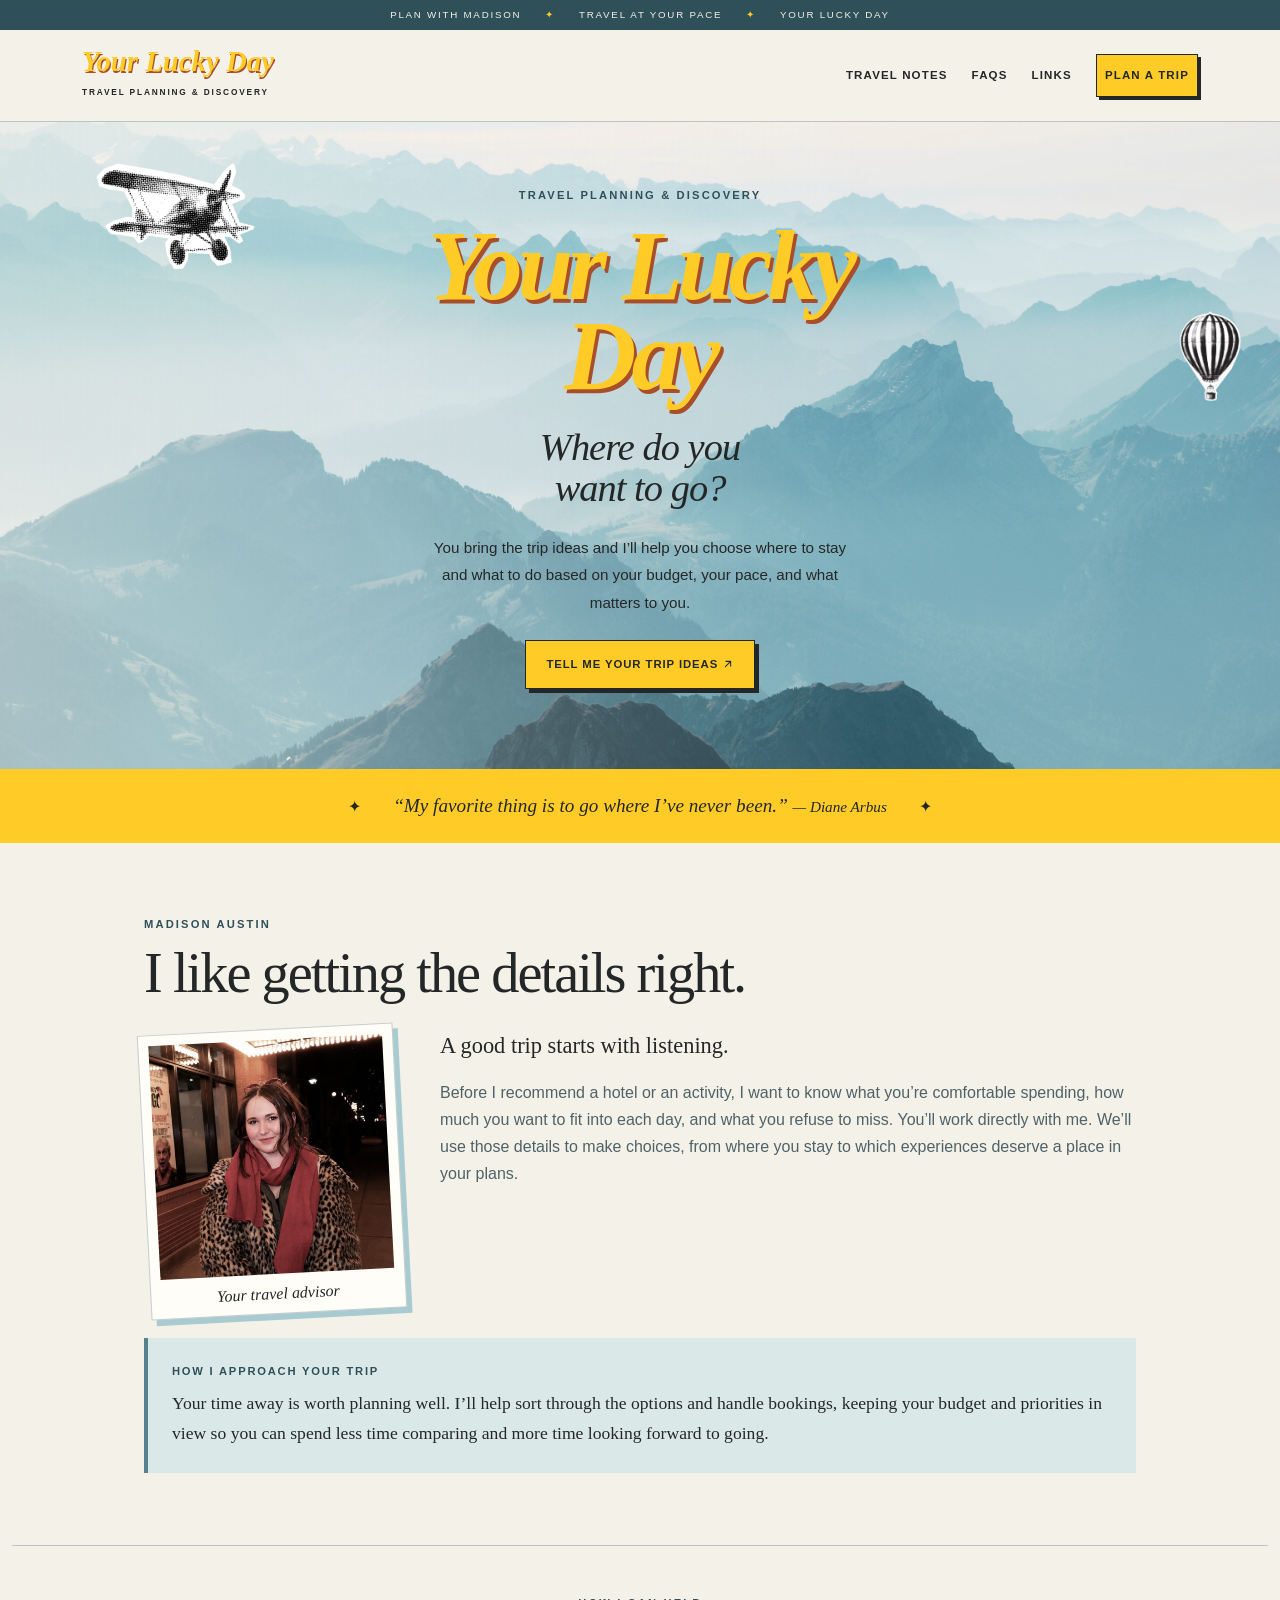
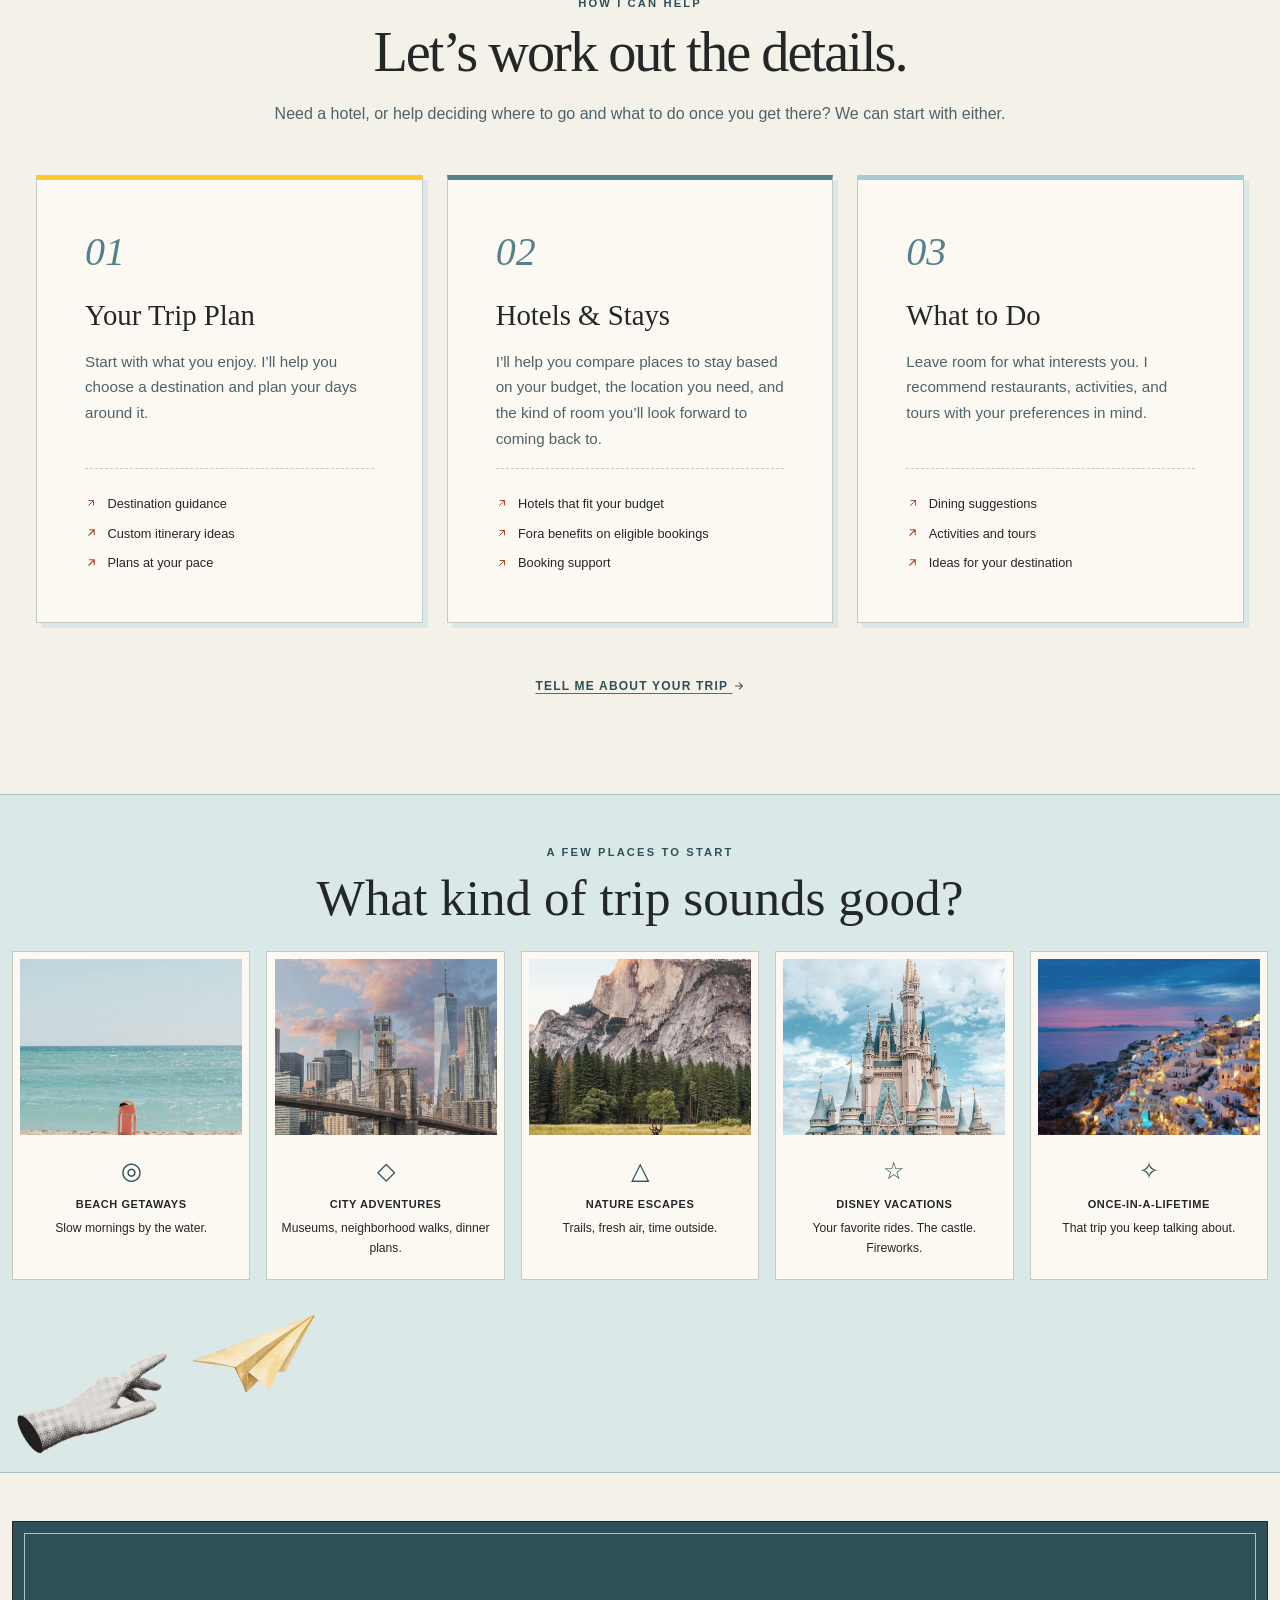
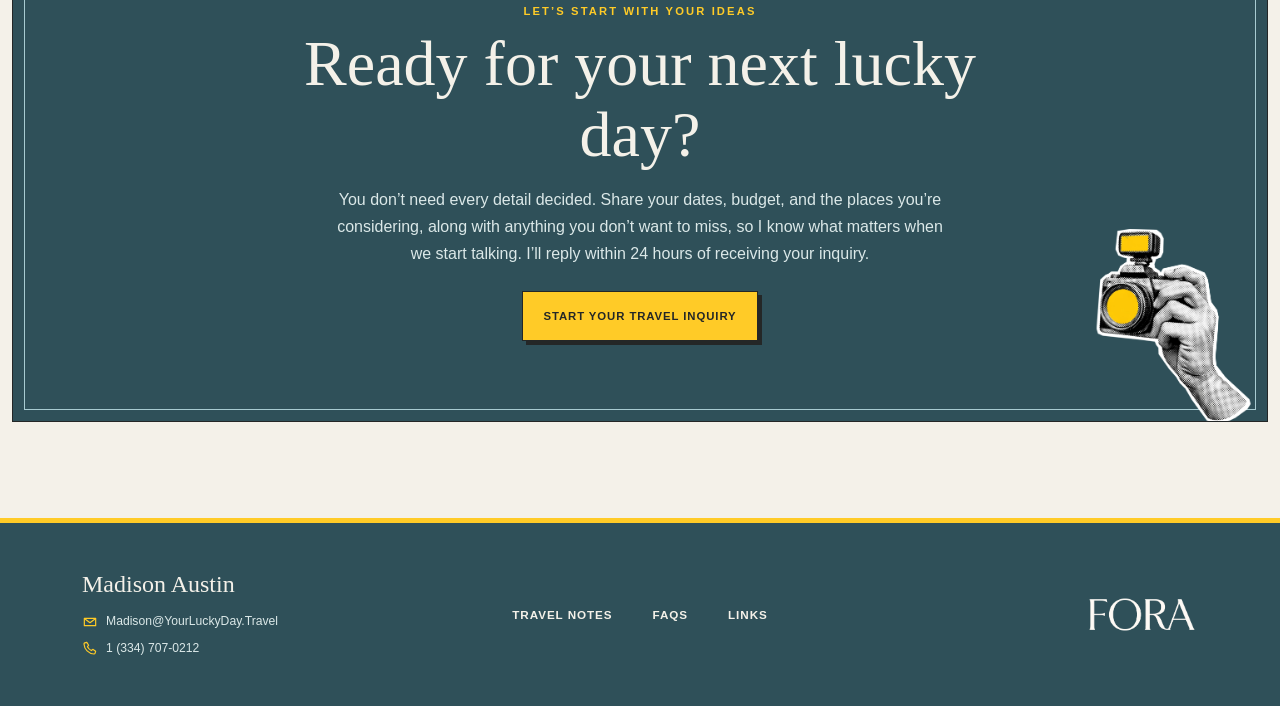
<file: index.html>
<!doctype html>
<html lang="en">
  <head>
    <!-- Google tag (gtag.js) — production only -->
    <script>
      if (['yourluckyday.travel', 'www.yourluckyday.travel'].includes(window.location.hostname)) {
        window.dataLayer = window.dataLayer || [];
        function gtag(){dataLayer.push(arguments);}
        gtag('js', new Date());
        gtag('config', 'G-4T07M1ET6K');

        const googleTag = document.createElement('script');
        googleTag.async = true;
        googleTag.src = 'https://www.googletagmanager.com/gtag/js?id=G-4T07M1ET6K';
        document.head.appendChild(googleTag);
      }
    </script>
    <meta charset="utf-8">
    <meta name="viewport" content="width=device-width, initial-scale=1">
    <title>Your Lucky Day | Travel Planning by Madison Austin</title>
    <meta
      name="description"
      content="Plan your trip with Madison Austin. Get help choosing hotels, destinations, and activities around your budget and the way you like to travel."
    >
    <meta name="author" content="Madison Austin">
    <meta name="robots" content="index, follow, max-image-preview:large">
    <link rel="canonical" href="https://yourluckyday.travel/">

    <meta property="og:type" content="website">
    <meta property="og:locale" content="en_US">
    <meta property="og:site_name" content="Your Lucky Day">
    <meta property="og:url" content="https://yourluckyday.travel/">
    <meta property="og:title" content="Your Lucky Day | Travel Planning by Madison Austin">
    <meta
      property="og:description"
      content="You bring the trip ideas. I’m Madison Austin, and I’ll help you choose where to stay and what to do based on your budget, your pace, and what matters to you."
    >

    <meta property="og:image" content="https://yourluckyday.travel/branding/assets/SEO%20Card.png">
    <meta property="og:image:type" content="image/png">
    <meta property="og:image:width" content="1200">
    <meta property="og:image:height" content="630">
    <meta property="og:image:alt" content="Your Lucky Day — Travel Planning &amp; Discovery, with a mountain backdrop">
    <meta name="twitter:image" content="https://yourluckyday.travel/branding/assets/SEO%20Card.png">
    <meta name="twitter:image:alt" content="Your Lucky Day — Travel Planning &amp; Discovery, with a mountain backdrop">
    <meta name="twitter:card" content="summary_large_image">
    <meta name="twitter:title" content="Your Lucky Day | Travel Planning by Madison Austin">
    <meta
      name="twitter:description"
      content="You bring the trip ideas. I’m Madison Austin, and I’ll help you choose where to stay and what to do based on your budget, your pace, and what matters to you."
    >
    <meta name="theme-color" content="#56818c">
    <link
      href="https://cdn.jsdelivr.net/npm/bootstrap@5.3.8/dist/css/bootstrap.min.css"
      rel="stylesheet"
      integrity="sha384-sRIl4kxILFvY47J16cr9ZwB07vP4J8+LH7qKQnuqkuIAvNWLzeN8tE5YBujZqJLB"
      crossorigin="anonymous"
    >
    <link href="branding/css/colors.css" rel="stylesheet">
    <script type="application/ld+json">
      {
        "@context": "https://schema.org",
        "@type": "TravelAgency",
        "name": "Your Lucky Day",
        "url": "https://yourluckyday.travel/",
        "logo": "https://yourluckyday.travel/branding/assets/business-card.png",
        "description": "Madison Austin helps you choose destinations, book hotels, and plan activities around your budget and travel preferences.",
        "email": "mailto:Madison@YourLuckyDay.Travel",
        "telephone": "+1-334-707-0212",
        "founder": {
          "@type": "Person",
          "name": "Madison Austin"
        }
      }
    </script>
    <link rel="icon" href="/branding/assets/favicon.svg?v=2" type="image/svg+xml">
  </head>
  <body id="top" class="d-flex flex-column min-vh-100">
    <a class="skip-link" href="#home">Skip to content</a>
    <header class="site-header">
        <div class="header-banner">
          <div class="container d-flex flex-wrap justify-content-center align-items-center">
            <span class="header-banner-item">Plan with Madison</span>
            <span class="header-banner-item">Travel at your pace</span>
            <span class="header-banner-item">Your Lucky Day</span>
          </div>
        </div>
      <nav class="navbar navbar-expand-md custom-navbar py-3" aria-label="Main navigation">
        <div class="container">
          <a class="navbar-brand py-0 me-4" href="/" aria-label="Back to top">
            <span class="brand-wordmark">Your Lucky Day<span class="brand-descriptor">Travel planning &amp; discovery</span></span>
          </a>
          <button
            class="navbar-toggler"
            type="button"
            data-bs-toggle="collapse"
            data-bs-target="#mainNavigation"
            aria-controls="mainNavigation"
            aria-expanded="false"
            aria-label="Toggle navigation"
          >
            <span class="navbar-toggler-icon"></span>
          </button>
          <div class="collapse navbar-collapse justify-content-end" id="mainNavigation">
            <ul class="navbar-nav align-items-md-center text-center gap-md-1 gap-lg-2">
              <li class="nav-item"><a class="nav-link" href="/notes/">Travel Notes</a></li>
              <li class="nav-item"><a class="nav-link" href="/faq/">FAQs</a></li>
              <li class="nav-item"><a class="nav-link" href="/links/">Links</a></li>
              <li class="nav-item ms-md-2"><a class="nav-link header-contact-link" href="https://secure.foratravel.com/intake/SJvaVFpVIX" target="_blank" rel="noopener noreferrer">Plan a trip</a></li>
            </ul>
          </div>
        </div>
      </nav>
    </header>

    <main class="flex-grow-1">
      <section id="home" class="hero-section overflow-hidden">
        <div class="hero-art" aria-hidden="true">
          <img class="hero-plane" src="branding/assets/vintage%20graphics/plane.png" alt="">
          <img class="hero-balloon" src="branding/assets/vintage%20graphics/hot%20air%20balloon.png" alt="">
        </div>
        <div class="hero-copy p-4 p-sm-5">
          <p class="section-eyebrow mb-3">Travel planning &amp; discovery</p>
          <h1 class="hero-heading mb-4">Your Lucky<br>Day<span class="hero-subheading">Where do you<br>want to go?</span></h1>
          <p class="hero-intro mb-4">
            You bring the trip ideas and I’ll help you choose where to stay and what to do based on your budget, your pace, and what matters to you.
          </p>
          <div class="d-flex flex-column flex-sm-row justify-content-center gap-3">
            <a class="btn btn-brand-primary" href="#contact">Tell me your trip ideas <span class="arrow-icon" aria-hidden="true"></span></a>
          </div>
        </div>
      </section>

      <div class="travel-note" aria-label="Travel inspiration"><span aria-hidden="true">✦</span><p>“My favorite thing is to go where I’ve never been.” <cite>— Diane Arbus</cite></p><span aria-hidden="true">✦</span></div>

      <div class="container page-content pb-5">
      <section id="about" class="about-section py-5 my-lg-4">
        <article class="about-article mx-auto">
          <p class="section-eyebrow mb-2">Madison Austin</p>
          <h2 class="about-heading mb-4">I like getting the details right.</h2>
          <div class="about-story">
            <figure class="about-photo-wrap">
              <img
                src="branding/assets/self.jpg"
                alt="Madison Austin overlooking New York City"
                class="about-photo img-fluid"
              >
              <figcaption class="about-photo-caption">Your travel advisor</figcaption>
            </figure>
            <p class="about-lead">
              A good trip starts with listening.
            </p>
            <p class="text-secondary mb-4">
              Before I recommend a hotel or an activity, I want to know what you’re comfortable spending, how much you want to fit into each day, and what you refuse to miss. You’ll work directly with me. We’ll use those details to make choices, from where you stay to which experiences deserve a place in your plans.
            </p>
            <div class="about-promise p-4">
              <div>
                <p class="about-promise-title mb-2">How I approach your trip</p>
                <p class="about-promise-text mb-0">Your time away is worth planning well. I’ll help sort through the options and handle bookings, keeping your budget and priorities in view so you can spend less time comparing and more time looking forward to going.</p>
              </div>
            </div>
          </div>
        </article>
      </section>

      <section id="services" class="services-section py-5 px-3 px-lg-4">
        <div class="services-intro text-center mx-auto mb-5">
          <p class="section-eyebrow mb-2">How I can help</p>
          <h2 class="services-heading mb-3">Let’s work out the details.</h2>
          <p class="services-lead mb-0">
            Need a hotel, or help deciding where to go and what to do once you get there? We can start with either.
          </p>
        </div>

        <div class="row g-4">
          <div class="col-md-4">
            <article class="service-card service-card-gold h-100 p-4 p-lg-5">
              <div class="service-number mb-4">01</div>
              <h3 class="service-title mb-3">Your Trip Plan</h3>
              <p class="service-description">
                Start with what you enjoy. I’ll help you choose a destination and plan your days around it.
              </p>
              <ul class="service-list list-unstyled mb-0">
                <li>Destination guidance</li>
                <li>Custom itinerary ideas</li>
                <li>Plans at your pace</li>
              </ul>
            </article>
          </div>

          <div class="col-md-4">
            <article class="service-card service-card-blue h-100 p-4 p-lg-5">
              <div class="service-number mb-4">02</div>
              <h3 class="service-title mb-3">Hotels &amp; Stays</h3>
              <p class="service-description">
                I’ll help you compare places to stay based on your budget, the location you need, and the kind of room you’ll look forward to coming back to.
              </p>
              <ul class="service-list list-unstyled mb-0">
                <li>Hotels that fit your budget</li>
                <li>Fora benefits on eligible bookings</li>
                <li>Booking support</li>
              </ul>
            </article>
          </div>

          <div class="col-md-4">
            <article class="service-card service-card-mist h-100 p-4 p-lg-5">
              <div class="service-number mb-4">03</div>
              <h3 class="service-title mb-3">What to Do</h3>
              <p class="service-description">
                Leave room for what interests you. I recommend restaurants, activities, and tours with your preferences in mind.
              </p>
              <ul class="service-list list-unstyled mb-0">
                <li>Dining suggestions</li>
                <li>Activities and tours</li>
                <li>Ideas for your destination</li>
              </ul>
            </article>
          </div>
        </div>

        <div class="text-center mt-5">
          <a class="services-link" href="#contact">Tell me about your trip <span class="arrow-icon arrow-icon-right" aria-hidden="true"></span></a>
        </div>
      </section>

      </div>
      <section id="destinations" class="destination-showcase py-5 text-center">
        <div class="destination-art" aria-hidden="true">
          <img class="destination-hand" src="branding/assets/vintage%20graphics/hand%20lightly%20pointing.png" alt="" loading="lazy">
          <img class="destination-paper-plane" src="branding/assets/vintage%20graphics/paper%20airplane.png" alt="" loading="lazy">
        </div>
        <div class="container page-content destination-content">
        <p class="destination-eyebrow mb-2">A few places to start</p>
        <h2 class="destination-heading mb-4">What kind of trip sounds good?</h2>

        <div class="row row-cols-1 row-cols-sm-2 row-cols-lg-5 g-3 justify-content-center">
          <div class="col">
            <article class="destination-card h-100">
              <img
                src="branding/destinations/beach_card.avif"
                alt="Tropical beach getaway"
                class="destination-image"
              >
              <div class="destination-card-body">
                <span class="destination-icon" aria-hidden="true">◎</span>
                <h3>Beach Getaways</h3>
                <p>Slow mornings by the water.</p>
              </div>
            </article>
          </div>
          <div class="col">
            <article class="destination-card h-100">
              <img
                src="branding/destinations/city_card.avif"
                alt="Colorful city street lined with buildings"
                class="destination-image"
              >
              <div class="destination-card-body">
                <span class="destination-icon" aria-hidden="true">◇</span>
                <h3>City Adventures</h3>
                <p>Museums, neighborhood walks, dinner plans.</p>
              </div>
            </article>
          </div>
          <div class="col">
            <article class="destination-card h-100">
              <img
                src="branding/destinations/nature_card.avif"
                alt="Scenic nature escape"
                class="destination-image"
              >
              <div class="destination-card-body">
                <span class="destination-icon" aria-hidden="true">△</span>
                <h3>Nature Escapes</h3>
                <p>Trails, fresh air, time outside.</p>
              </div>
            </article>
          </div>
          <div class="col">
            <article class="destination-card h-100">
              <img
                src="branding/destinations/disney_card.avif"
                alt="Disney vacation experience"
                class="destination-image"
              >
              <div class="destination-card-body">
                <span class="destination-icon" aria-hidden="true">☆</span>
                <h3>Disney Vacations</h3>
                <p>Your favorite rides. The castle. Fireworks.</p>
              </div>
            </article>
          </div>
          <div class="col">
            <article class="destination-card h-100">
              <img
                src="branding/destinations/bucket_list_card.avif"
                alt="Once-in-a-lifetime travel experience"
                class="destination-image"
              >
              <div class="destination-card-body">
                <span class="destination-icon" aria-hidden="true">✧</span>
                <h3>Once-in-a-Lifetime</h3>
                <p>That trip you keep talking about.</p>
              </div>
            </article>
          </div>
        </div>
        </div>
      </section>

      <div class="container page-content pb-5">
      <section id="contact" class="contact-section my-5 p-4 p-sm-5 text-center overflow-hidden">
        <img class="contact-camera" src="branding/assets/vintage%20graphics/camera%20and%20hand.png" alt="" loading="lazy">
        <span class="contact-glow contact-glow-two" aria-hidden="true"></span>
        <div class="contact-content position-relative mx-auto">
          <p class="section-eyebrow mb-2">Let’s start with your ideas</p>
          <h2 class="contact-heading mb-3">Ready for your next lucky day?</h2>
          <p class="contact-intro mx-auto mb-4">
            You don’t need every detail decided. Share your dates, budget, and the places you’re considering, along with anything you don’t want to miss, so I know what matters when we start talking. I’ll reply within 24 hours of receiving your inquiry.
          </p>
          <a
            class="btn btn-contact"
            href="https://secure.foratravel.com/intake/SJvaVFpVIX"
            target="_blank"
            rel="noopener noreferrer"
          >
            Start your travel inquiry
          </a>
        </div>
      </section>
      </div>
    </main>

    <footer class="site-footer py-5">
      <div class="container">
        <div class="row align-items-center gy-4">
          <div class="col-md-3 text-center text-md-start">
            <address class="footer-contact-details mb-0">
              <p class="footer-contact-name mb-2">Madison Austin</p>
              <a href="mailto:Madison@YourLuckyDay.Travel">
                <svg class="footer-contact-icon" viewBox="0 0 24 24" aria-hidden="true">
                  <path d="M3.5 6.5h17v11h-17z"></path>
                  <path d="m4 7 8 6 8-6"></path>
                </svg>
                <span>Madison@YourLuckyDay.Travel</span>
              </a>
              <a href="tel:+13347070212">
                <svg class="footer-contact-icon" viewBox="0 0 24 24" aria-hidden="true">
                  <path d="M7.2 3.5 10 7.8 8.2 10c1.3 2.6 3.2 4.5 5.8 5.8l2.2-1.8 4.3 2.8-.8 3c-.2.7-.9 1.2-1.7 1.2C9.7 20.5 3.5 14.3 3 6c0-.8.5-1.5 1.2-1.7z"></path>
                </svg>
                <span>1 (334) 707-0212</span>
              </a>
            </address>
          </div>

          <div class="col-md-6">
            <nav aria-label="Footer navigation">
              <ul class="nav justify-content-center align-items-center gap-1 gap-lg-2">
                <li class="nav-item"><a class="nav-link" href="/notes/">Travel Notes</a></li>
                <li class="nav-item"><a class="nav-link" href="/faq/">FAQs</a></li>
              <li class="nav-item"><a class="nav-link" href="/links/">Links</a></li>
              </ul>
            </nav>
          </div>

          <div class="col-md-3 text-center text-md-end">
            <img
              src="branding/fora/Fora_Logo_Light.png"
              alt="Fora"
              class="footer-fora-logo img-fluid"
            >
          </div>
        </div>
      </div>
    </footer>

    <script
      src="https://cdn.jsdelivr.net/npm/bootstrap@5.3.8/dist/js/bootstrap.bundle.min.js"
      integrity="sha384-FKyoEForCGlyvwx9Hj09JcYn3nv7wiPVlz7YYwJrWVcXK/BmnVDxM+D2scQbITxI"
      crossorigin="anonymous"
    ></script>
  </body>
</html>
</file>
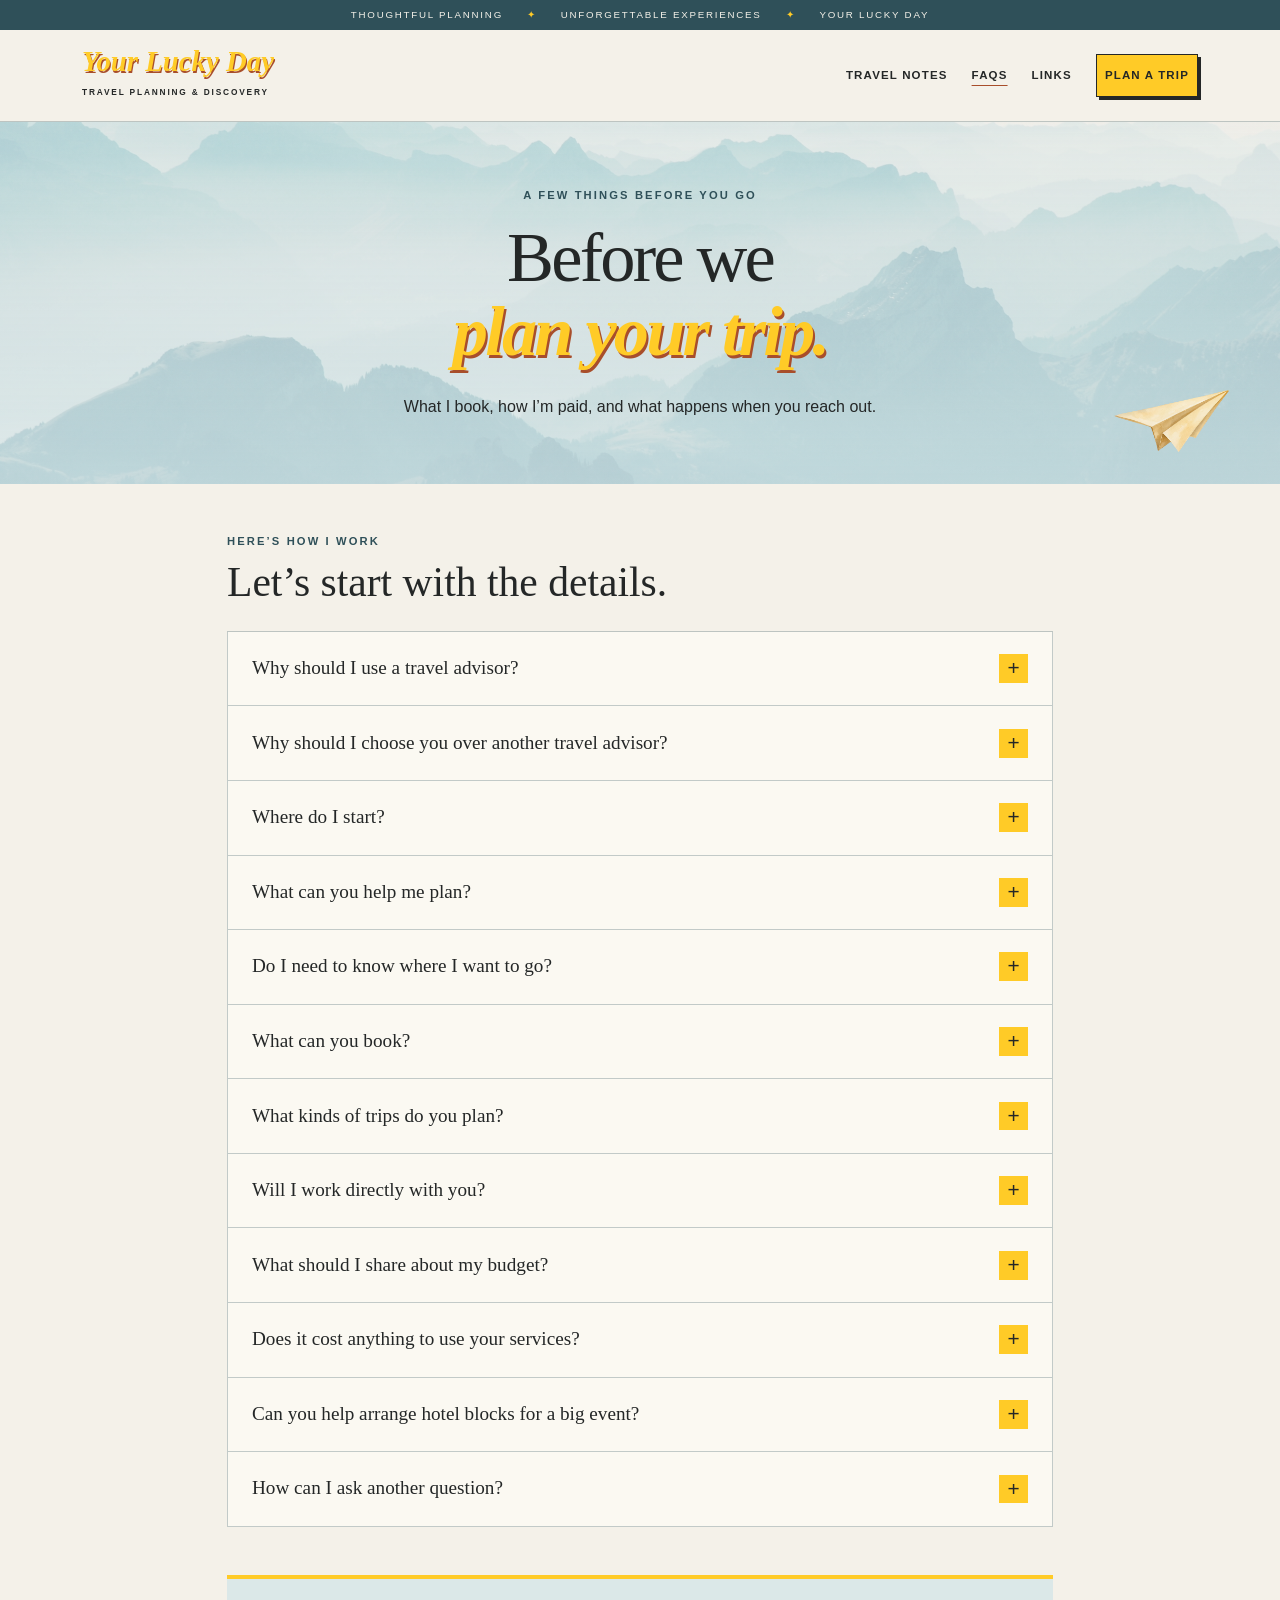
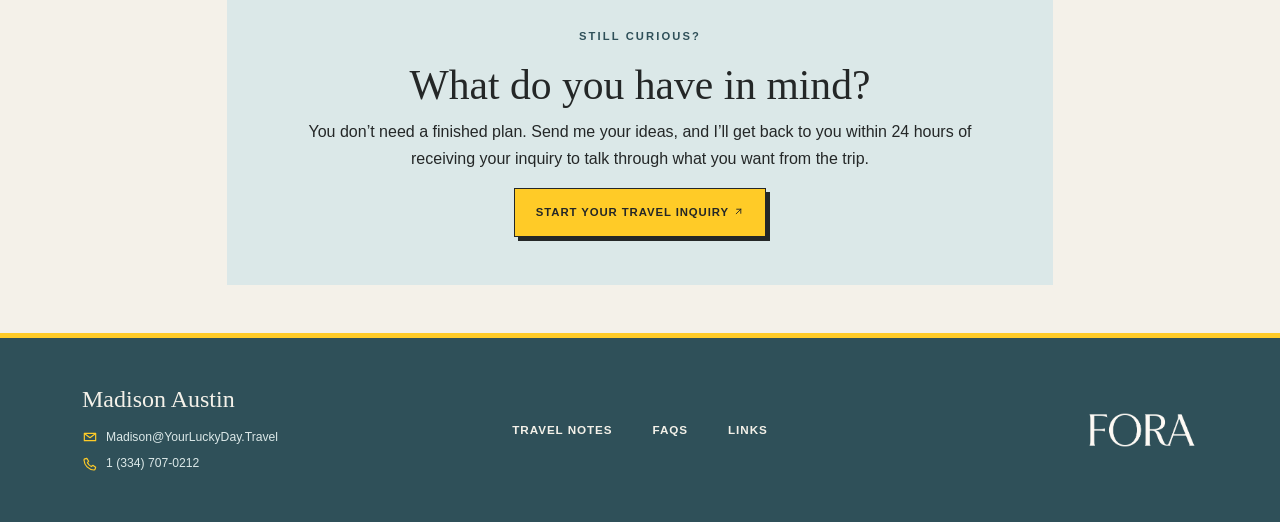
<file: faq/index.html>
<!doctype html>
<html lang="en">
  <head>
    <!-- Google tag (gtag.js) — production only -->
    <script>
      if (['yourluckyday.travel', 'www.yourluckyday.travel'].includes(window.location.hostname)) {
        window.dataLayer = window.dataLayer || [];
        function gtag(){dataLayer.push(arguments);}
        gtag('js', new Date());
        gtag('config', 'G-4T07M1ET6K');

        const googleTag = document.createElement('script');
        googleTag.async = true;
        googleTag.src = 'https://www.googletagmanager.com/gtag/js?id=G-4T07M1ET6K';
        document.head.appendChild(googleTag);
      }
    </script>
    <meta charset="utf-8">
    <meta name="viewport" content="width=device-width, initial-scale=1">
    <title>FAQs | Your Lucky Day</title>
    <meta name="description" content="Answers to common questions about personalized travel planning, hotels, and getting started with Madison Austin.">
    <meta name="author" content="Madison Austin">
    <meta name="robots" content="index, follow, max-image-preview:large">
    <link rel="canonical" href="https://yourluckyday.travel/faq/">

    <meta property="og:type" content="website">
    <meta property="og:locale" content="en_US">
    <meta property="og:site_name" content="Your Lucky Day">
    <meta property="og:url" content="https://yourluckyday.travel/faq/">
    <meta property="og:title" content="FAQs | Your Lucky Day">
    <meta property="og:description" content="Get to know the travel planning process with Your Lucky Day.">
    <meta property="og:image" content="https://yourluckyday.travel/branding/assets/SEO%20Card.png">
    <meta property="og:image:type" content="image/png">
    <meta property="og:image:width" content="1200">
    <meta property="og:image:height" content="630">
    <meta property="og:image:alt" content="Your Lucky Day — Travel Planning &amp; Discovery, with a mountain backdrop">
    <meta name="twitter:image" content="https://yourluckyday.travel/branding/assets/SEO%20Card.png">
    <meta name="twitter:image:alt" content="Your Lucky Day — Travel Planning &amp; Discovery, with a mountain backdrop">
    <meta name="twitter:card" content="summary_large_image">
    <meta name="twitter:title" content="FAQs | Your Lucky Day">
    <meta name="twitter:description" content="Get to know the travel planning process with Your Lucky Day.">
    <meta name="theme-color" content="#56818c">

    <link href="https://cdn.jsdelivr.net/npm/bootstrap@5.3.8/dist/css/bootstrap.min.css" rel="stylesheet" integrity="sha384-sRIl4kxILFvY47J16cr9ZwB07vP4J8+LH7qKQnuqkuIAvNWLzeN8tE5YBujZqJLB" crossorigin="anonymous">
    <link href="/branding/css/colors.css" rel="stylesheet">
    <link rel="icon" href="/branding/assets/favicon.svg?v=2" type="image/svg+xml">
  </head>
  <body class="d-flex flex-column min-vh-100">
    <a class="skip-link" href="#faq-main">Skip to content</a>
    <header class="site-header">
        <div class="header-banner">
          <div class="container d-flex flex-wrap justify-content-center align-items-center">
            <span class="header-banner-item">Thoughtful Planning</span>
            <span class="header-banner-item">Unforgettable Experiences</span>
            <span class="header-banner-item">Your Lucky Day</span>
          </div>
        </div>
      <nav class="navbar navbar-expand-md custom-navbar py-3" aria-label="Main navigation">
        <div class="container">
          <a class="navbar-brand py-0 me-4" href="/" aria-label="Your Lucky Day home">
            <span class="brand-wordmark">Your Lucky Day<span class="brand-descriptor">Travel planning &amp; discovery</span></span>
          </a>
          <button
            class="navbar-toggler"
            type="button"
            data-bs-toggle="collapse"
            data-bs-target="#mainNavigation"
            aria-controls="mainNavigation"
            aria-expanded="false"
            aria-label="Toggle navigation"
          >
            <span class="navbar-toggler-icon"></span>
          </button>
          <div class="collapse navbar-collapse justify-content-end" id="mainNavigation">
            <ul class="navbar-nav align-items-md-center text-center gap-md-1 gap-lg-2">
              <li class="nav-item"><a class="nav-link" href="/notes/">Travel Notes</a></li>
              <li class="nav-item"><a class="nav-link" href="/faq/" aria-current="page">FAQs</a></li>
              <li class="nav-item"><a class="nav-link" href="/links/">Links</a></li>
              <li class="nav-item ms-md-2"><a class="nav-link header-contact-link" href="https://secure.foratravel.com/intake/SJvaVFpVIX" target="_blank" rel="noopener noreferrer">Plan a trip</a></li>
            </ul>
          </div>
        </div>
      </nav>
    </header>

    <main id="faq-main">
      <section class="faq-hero text-center">
        <img class="faq-paper-plane" src="/branding/assets/vintage%20graphics/paper%20airplane.png" alt="">
        <div class="container">
          <p class="section-eyebrow mb-3">A few things before you go</p>
          <h1>Before we<br><em>plan your trip.</em></h1>
          <p class="faq-hero-intro">What I book, how I’m paid, and what happens when you reach out.</p>
        </div>
      </section>
      <section class="faq-content container py-5" aria-labelledby="faq-heading">
        <p class="section-eyebrow mb-2">Here’s how I work</p>
        <h2 id="faq-heading" class="mb-4">Let’s start with the details.</h2>
        <div class="faq-list">
          <details class="faq-item">
            <summary>Why should I use a travel advisor?<span class="faq-toggle" aria-hidden="true"></span></summary>
            <div class="faq-answer"><p>You don’t need more tabs open. I help you sort through hotels, destinations, and activities based on your budget and the way you actually like to travel, then handle bookings and help communicate with travel partners.</p><p class="mt-3">There can be perks, too. Through Fora’s preferred partnerships, eligible bookings may include extra benefits or opportunities for upgrades, but those depend on the property, partner, and booking, and upgrades require availability. They’re never a promise.</p></div>
          </details>
          <details class="faq-item">
            <summary>Why should I choose you over another travel advisor?<span class="faq-toggle" aria-hidden="true"></span></summary>
            <div class="faq-answer"><p>I care about the details you care about. When we plan together, I use your budget, your preferred pace, and the things you don’t want to miss to guide the hotels and experiences I recommend. You’ll work directly with me.</p><p class="mt-3">If you want someone to help sort through the choices while keeping your priorities in view, that’s the kind of working relationship I offer, from our first conversation through booking. Start by telling me your ideas. I’ll get back to you within 24 hours of receiving your inquiry.</p></div>
          </details>
          <details class="faq-item">
            <summary>Where do I start?<span class="faq-toggle" aria-hidden="true"></span></summary>
            <div class="faq-answer"><p>Start with the <a href="https://secure.foratravel.com/intake/SJvaVFpVIX" target="_blank" rel="noopener noreferrer">travel inquiry form</a>. Share your dates, budget, and any ideas you already have, even if you haven’t picked a destination or worked out exactly what you want to do. I’ll get back to you within 24 hours of receiving your inquiry.</p></div>
          </details>
          <details class="faq-item">
            <summary>What can you help me plan?<span class="faq-toggle" aria-hidden="true"></span></summary>
            <div class="faq-answer"><p>I help you make the choices. That includes choosing a destination, sorting through hotels, and recommending restaurants, activities, and tours based on what matters to you and how you want to spend your time. See my <a href="/#services">travel planning services</a> for more.</p></div>
          </details>
          <details class="faq-item">
            <summary>Do I need to know where I want to go?<span class="faq-toggle" aria-hidden="true"></span></summary>
            <div class="faq-answer"><p>No, we can figure that out. Tell me whether you’re picturing quiet mornings by the water, days spent walking through a city, or time outdoors, plus your dates and budget if you know them. I’ll help narrow the options.</p></div>
          </details>
          <details class="faq-item">
            <summary>What can you book?<span class="faq-toggle" aria-hidden="true"></span></summary>
            <div class="faq-answer"><p>I book hotels, cruises, transportation, and activities. If you’ve already planned most of your trip and just need a hotel, or you want help with several bookings, tell me which pieces you’d like me to handle. We’ll start with those.</p></div>
          </details>
          <details class="faq-item">
            <summary>What kinds of trips do you plan?<span class="faq-toggle" aria-hidden="true"></span></summary>
            <div class="faq-answer"><p>Beach trips, city breaks, Disney vacations, and time in nature are all part of what I help plan, along with the big trips you’ve been saving for. Your idea doesn’t need a label. Browse the <a href="/#destinations">destinations and trip ideas</a>, or tell me what you have in mind.</p></div>
          </details>
          <details class="faq-item">
            <summary>Will I work directly with you?<span class="faq-toggle" aria-hidden="true"></span></summary>
            <div class="faq-answer"><p>Yes, you’ll work with me. I’m Madison Austin, and I’ll get to know your budget, the pace you enjoy, and the things you care about before we start making decisions about your trip.</p></div>
          </details>
          <details class="faq-item">
            <summary>What should I share about my budget?<span class="faq-toggle" aria-hidden="true"></span></summary>
            <div class="faq-answer"><p>Give me a number you’re comfortable with. Include your travel dates, how many people are going, and where you’d happily spend more, whether that’s a particular hotel, a special dinner, or an activity you don’t want to miss. Tell me where you’d rather save, too.</p></div>
          </details>
          <details class="faq-item">
            <summary>Does it cost anything to use your services?<span class="faq-toggle" aria-hidden="true"></span></summary>
            <div class="faq-answer"><p>You don’t pay me a fee. Travel partners pay me directly for bookings, so my planning and booking services are free to you; you still pay for your travel arrangements, such as your hotel stay.</p></div>
          </details>
          <details class="faq-item">
            <summary>Can you help arrange hotel blocks for a big event?<span class="faq-toggle" aria-hidden="true"></span></summary>
            <div class="faq-answer"><p>Yes, I help with hotel blocks. For a wedding, reunion, conference, or another group event, send me the location, dates, estimated number of rooms, and budget so I can look into hotel options for your guests. Each hotel sets its own rates, availability, minimum room requirements, and booking terms.</p></div>
          </details>
          <details class="faq-item">
            <summary>How can I ask another question?<span class="faq-toggle" aria-hidden="true"></span></summary>
            <div class="faq-answer"><p>You can reach me directly. Email <a href="mailto:Madison@YourLuckyDay.Travel">Madison@YourLuckyDay.Travel</a> or call <a href="tel:+13347070212">(334) 707-0212</a>; if you’re ready to share your trip ideas, use the inquiry form so I have your details when we talk.</p></div>
          </details>
        </div>
        <aside class="faq-contact text-center mt-5 p-4 p-sm-5" aria-labelledby="faq-contact-heading">
          <p class="section-eyebrow">Still curious?</p>
          <h2 id="faq-contact-heading">What do you have in mind?</h2>
          <p>You don’t need a finished plan. Send me your ideas, and I’ll get back to you within 24 hours of receiving your inquiry to talk through what you want from the trip.</p>
          <a class="btn btn-brand-primary" href="https://secure.foratravel.com/intake/SJvaVFpVIX" target="_blank" rel="noopener noreferrer">Start your travel inquiry <span class="arrow-icon" aria-hidden="true"></span></a>
        </aside>
      </section>
    </main>

    <footer class="site-footer py-5">
      <div class="container">
        <div class="row align-items-center gy-4">
          <div class="col-md-3 text-center text-md-start">
            <address class="footer-contact-details mb-0">
              <p class="footer-contact-name mb-2">Madison Austin</p>
              <a href="mailto:Madison@YourLuckyDay.Travel">
                <svg class="footer-contact-icon" viewBox="0 0 24 24" aria-hidden="true">
                  <path d="M3.5 6.5h17v11h-17z"></path>
                  <path d="m4 7 8 6 8-6"></path>
                </svg>
                <span>Madison@YourLuckyDay.Travel</span>
              </a>
              <a href="tel:+13347070212">
                <svg class="footer-contact-icon" viewBox="0 0 24 24" aria-hidden="true">
                  <path d="M7.2 3.5 10 7.8 8.2 10c1.3 2.6 3.2 4.5 5.8 5.8l2.2-1.8 4.3 2.8-.8 3c-.2.7-.9 1.2-1.7 1.2C9.7 20.5 3.5 14.3 3 6c0-.8.5-1.5 1.2-1.7z"></path>
                </svg>
                <span>1 (334) 707-0212</span>
              </a>
            </address>
          </div>

          <div class="col-md-6">
            <nav aria-label="Footer navigation">
              <ul class="nav justify-content-center align-items-center gap-1 gap-lg-2">
                <li class="nav-item"><a class="nav-link" href="/notes/">Travel Notes</a></li>
                <li class="nav-item"><a class="nav-link" href="/faq/">FAQs</a></li>
              <li class="nav-item"><a class="nav-link" href="/links/">Links</a></li>
              </ul>
            </nav>
          </div>

          <div class="col-md-3 text-center text-md-end">
            <img
              src="/branding/fora/Fora_Logo_Light.png"
              alt="Fora"
              class="footer-fora-logo img-fluid"
            >
          </div>
        </div>
      </div>
    </footer>

    <script
      src="https://cdn.jsdelivr.net/npm/bootstrap@5.3.8/dist/js/bootstrap.bundle.min.js"
      integrity="sha384-FKyoEForCGlyvwx9Hj09JcYn3nv7wiPVlz7YYwJrWVcXK/BmnVDxM+D2scQbITxI"
      crossorigin="anonymous"
    ></script>
  </body>
</html>
</file>
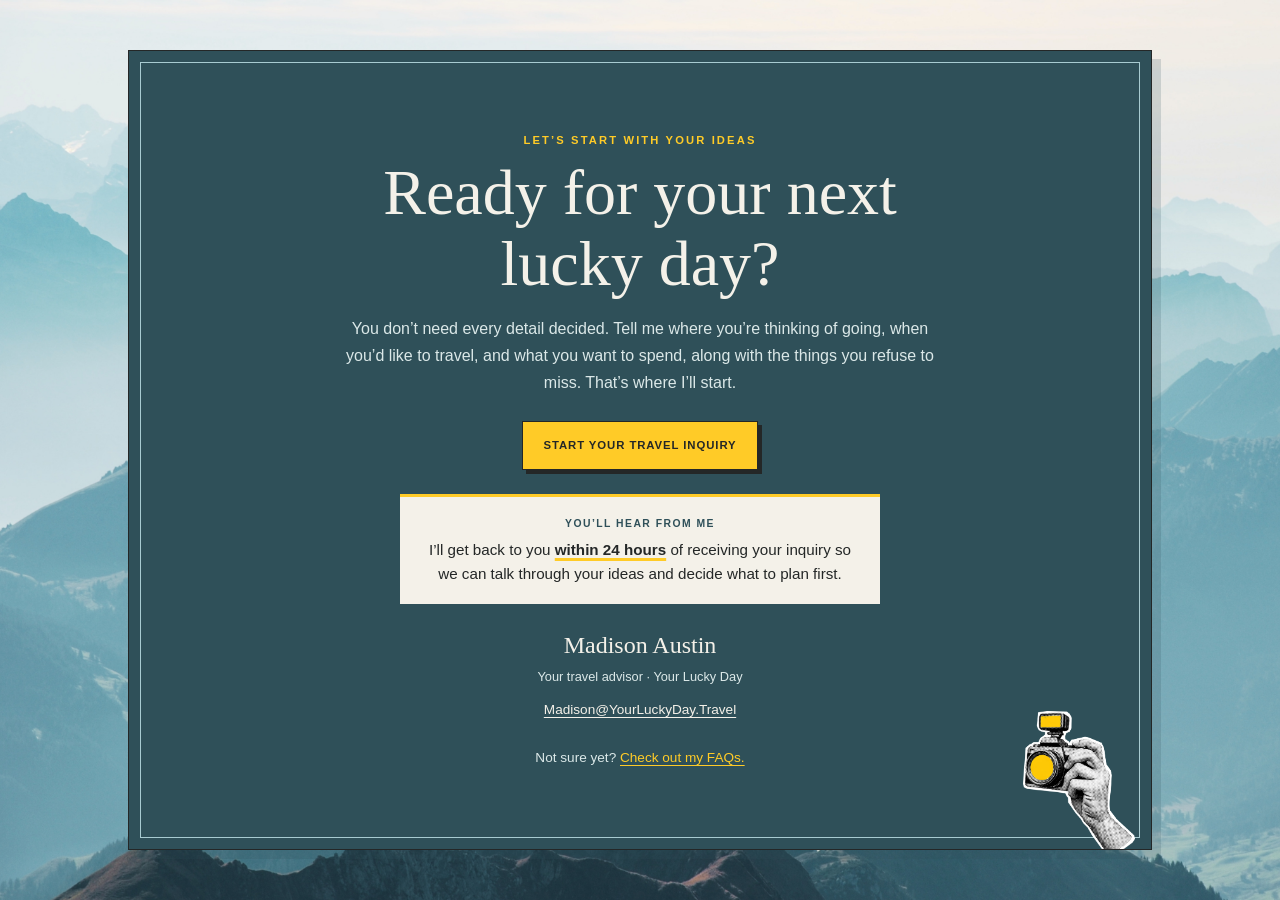
<file: inquiry/index.html>
<!doctype html>
<html lang="en">
  <head>
    <!-- Google tag (gtag.js) — production only -->
    <script>
      if (['yourluckyday.travel', 'www.yourluckyday.travel'].includes(window.location.hostname)) {
        window.dataLayer = window.dataLayer || [];
        function gtag(){dataLayer.push(arguments);}
        gtag('js', new Date());
        gtag('config', 'G-4T07M1ET6K');

        const googleTag = document.createElement('script');
        googleTag.async = true;
        googleTag.src = 'https://www.googletagmanager.com/gtag/js?id=G-4T07M1ET6K';
        document.head.appendChild(googleTag);
      }
    </script>
    <meta charset="utf-8">
    <meta name="viewport" content="width=device-width, initial-scale=1">
    <title>Travel Inquiry | Your Lucky Day</title>
    <meta name="description" content="You don’t need every detail decided. Tell Madison Austin your trip ideas, dates, and budget, and hear back within 24 hours of submitting your inquiry.">
    <meta name="author" content="Madison Austin">
    <meta name="robots" content="noindex, follow">
    <link rel="canonical" href="https://yourluckyday.travel/inquiry/">

    <meta property="og:type" content="website">
    <meta property="og:locale" content="en_US">
    <meta property="og:site_name" content="Your Lucky Day">
    <meta property="og:url" content="https://yourluckyday.travel/inquiry/">
    <meta property="og:title" content="Travel Inquiry | Your Lucky Day">
    <meta property="og:description" content="You don’t need every detail decided. Share your trip ideas with Madison Austin, and I’ll get back to you within 24 hours of receiving your inquiry.">
    <meta property="og:image" content="https://yourluckyday.travel/branding/assets/SEO%20Card.png">
    <meta property="og:image:type" content="image/png">
    <meta property="og:image:width" content="1200">
    <meta property="og:image:height" content="630">
    <meta property="og:image:alt" content="Your Lucky Day — Travel Planning &amp; Discovery, with a mountain backdrop">
    <meta name="twitter:image" content="https://yourluckyday.travel/branding/assets/SEO%20Card.png">
    <meta name="twitter:image:alt" content="Your Lucky Day — Travel Planning &amp; Discovery, with a mountain backdrop">
    <meta name="twitter:card" content="summary_large_image">
    <meta name="twitter:title" content="Travel Inquiry | Your Lucky Day">
    <meta name="twitter:description" content="You don’t need every detail decided. Share your trip ideas with Madison Austin, and I’ll get back to you within 24 hours of receiving your inquiry.">
    <meta name="theme-color" content="#56818c">

    <link href="https://cdn.jsdelivr.net/npm/bootstrap@5.3.8/dist/css/bootstrap.min.css" rel="stylesheet" integrity="sha384-sRIl4kxILFvY47J16cr9ZwB07vP4J8+LH7qKQnuqkuIAvNWLzeN8tE5YBujZqJLB" crossorigin="anonymous">
    <link href="/branding/css/colors.css" rel="stylesheet">
    <style>
      .inquiry-main { display: grid; place-items: center; min-height: 100vh; min-height: 100svh; padding: 2rem 1rem; }
      .inquiry-section { width: min(100%, 64rem); box-shadow: 9px 9px 0 rgba(47,80,89,.18); }
      .inquiry-section .contact-content { max-width: 40rem; }
      .inquiry-response { max-width: 30rem; padding: 1.1rem 1.3rem; background: var(--color-paper); border-top: 3px solid var(--color-gold); color: var(--color-ink); }
      .inquiry-response-label { display: block; margin-bottom: .35rem; color: var(--color-night); font-size: .65rem; font-weight: 700; letter-spacing: .14em; text-transform: uppercase; }
      .inquiry-response p { margin: 0; font-size: .95rem; line-height: 1.6; }
      .inquiry-response strong { font-weight: 700; text-decoration: underline; text-decoration-color: var(--color-gold); text-decoration-thickness: 3px; text-underline-offset: .2em; }
      .inquiry-advisor { margin: 1.6rem 0 0; color: var(--color-paper); font-style: normal; }
      .inquiry-advisor-name { margin: 0; font: 1.5rem/1.3 var(--font-display); }
      .inquiry-advisor-role { margin: .3rem 0 .45rem; color: var(--color-mist); font-size: .8rem; }
      .inquiry-advisor a { color: var(--color-paper); font-size: .85rem; overflow-wrap: anywhere; }
      .inquiry-advisor a:hover { color: var(--color-gold); }
      .inquiry-faq { margin: 1.5rem 0 0; color: var(--color-mist); font-size: .85rem; }
      .inquiry-faq a { color: var(--color-gold); text-underline-offset: .25em; }
      .inquiry-faq a:hover { color: var(--color-paper); }
      .inquiry-faq a:focus-visible { outline-color: var(--color-gold) !important; }
      .inquiry-advisor a:focus-visible { outline-color: var(--color-gold) !important; }
      .inquiry-section .btn:focus-visible { outline-color: var(--color-gold) !important; }
      @media (min-width: 992px) { .inquiry-section .contact-camera { width: 7rem; } }
    </style>
    <link rel="icon" href="/branding/assets/favicon.svg?v=2" type="image/svg+xml">
  </head>
  <body class="links-page">
    <main class="inquiry-main">
      <section class="contact-section inquiry-section p-4 p-sm-5 text-center overflow-hidden" aria-labelledby="inquiry-heading">
        <img class="contact-camera" src="/branding/assets/vintage%20graphics/camera%20and%20hand.png" alt="">
        <div class="contact-content position-relative mx-auto">
          <p class="section-eyebrow mb-2">Let’s start with your ideas</p>
          <h1 id="inquiry-heading" class="contact-heading mb-3">Ready for your next lucky day?</h1>
          <p class="contact-intro mx-auto mb-4">
            You don’t need every detail decided. Tell me where you’re thinking of going, when you’d like to travel, and what you want to spend, along with the things you refuse to miss. That’s where I’ll start.
          </p>
          <a class="btn btn-contact" href="https://secure.foratravel.com/intake/SJvaVFpVIX" target="_blank" rel="noopener noreferrer">Start Your Travel Inquiry</a>
          <aside class="inquiry-response mx-auto mt-4" aria-label="What happens next">
            <span class="inquiry-response-label">You’ll hear from me</span>
            <p>I’ll get back to you <strong>within 24 hours</strong> of receiving your inquiry so we can talk through your ideas and decide what to plan first.</p>
          </aside>
          <address class="inquiry-advisor">
            <p class="inquiry-advisor-name">Madison Austin</p>
            <p class="inquiry-advisor-role">Your travel advisor · Your Lucky Day</p>
            <a href="mailto:Madison@YourLuckyDay.Travel">Madison@YourLuckyDay.Travel</a>
          </address>
          <p class="inquiry-faq">Not sure yet? <a href="/faq/">Check out my FAQs.</a></p>
        </div>
      </section>
    </main>
  </body>
</html>
</file>
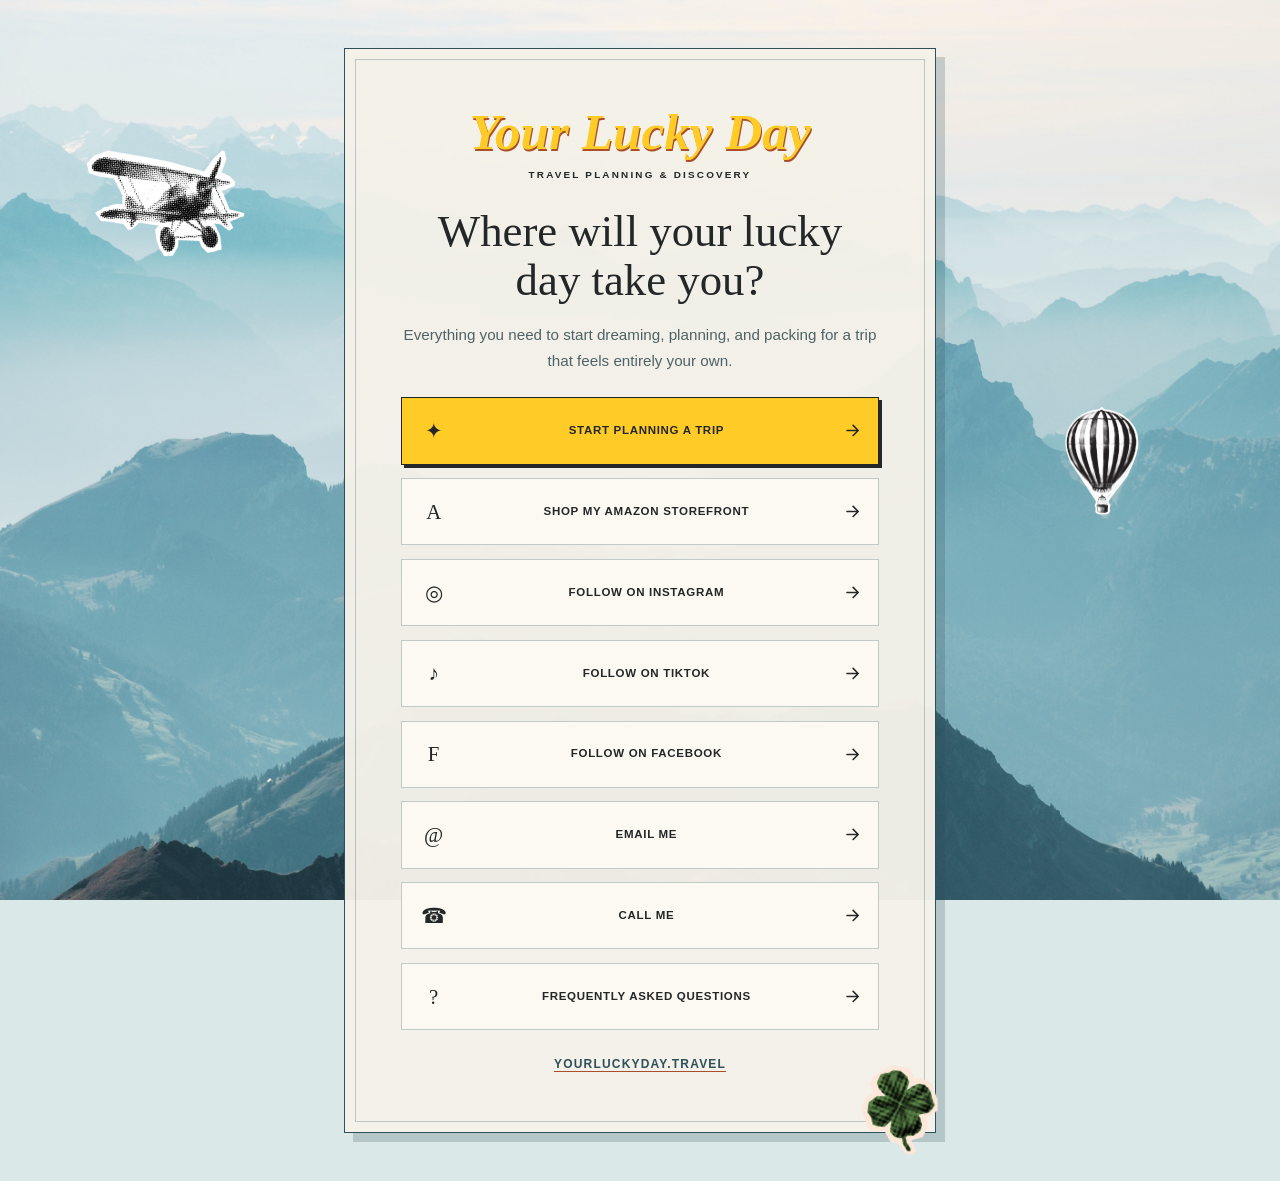
<file: links/index.html>
<!doctype html>
<html lang="en">
  <head>
    <!-- Google tag (gtag.js) — production only -->
    <script>
      if (['yourluckyday.travel', 'www.yourluckyday.travel'].includes(window.location.hostname)) {
        window.dataLayer = window.dataLayer || [];
        function gtag(){dataLayer.push(arguments);}
        gtag('js', new Date());
        gtag('config', 'G-4T07M1ET6K');

        const googleTag = document.createElement('script');
        googleTag.async = true;
        googleTag.src = 'https://www.googletagmanager.com/gtag/js?id=G-4T07M1ET6K';
        document.head.appendChild(googleTag);
      }
    </script>
    <meta charset="utf-8">
    <meta name="viewport" content="width=device-width, initial-scale=1">
    <title>Links | Your Lucky Day</title>
    <meta name="description" content="Connect with Madison Austin and start planning your next unforgettable trip with Your Lucky Day.">
    <meta name="author" content="Madison Austin">
    <meta name="robots" content="index, follow, max-image-preview:large">
    <link rel="canonical" href="https://yourluckyday.travel/links/">

    <meta property="og:type" content="website">
    <meta property="og:locale" content="en_US">
    <meta property="og:site_name" content="Your Lucky Day">
    <meta property="og:url" content="https://yourluckyday.travel/links/">
    <meta property="og:title" content="Links | Your Lucky Day">
    <meta property="og:description" content="Everything you need to connect with Madison and plan your next lucky day.">
    <meta property="og:image" content="https://yourluckyday.travel/branding/assets/SEO%20Card.png">
    <meta property="og:image:type" content="image/png">
    <meta property="og:image:width" content="1200">
    <meta property="og:image:height" content="630">
    <meta property="og:image:alt" content="Your Lucky Day — Travel Planning &amp; Discovery, with a mountain backdrop">
    <meta name="twitter:image" content="https://yourluckyday.travel/branding/assets/SEO%20Card.png">
    <meta name="twitter:image:alt" content="Your Lucky Day — Travel Planning &amp; Discovery, with a mountain backdrop">
    <meta name="twitter:card" content="summary_large_image">
    <meta name="twitter:title" content="Links | Your Lucky Day">
    <meta name="twitter:description" content="Everything you need to connect with Madison and plan your next lucky day.">
    <meta name="theme-color" content="#56818c">

    <link href="https://cdn.jsdelivr.net/npm/bootstrap@5.3.8/dist/css/bootstrap.min.css" rel="stylesheet" integrity="sha384-sRIl4kxILFvY47J16cr9ZwB07vP4J8+LH7qKQnuqkuIAvNWLzeN8tE5YBujZqJLB" crossorigin="anonymous">
    <link href="/branding/css/colors.css" rel="stylesheet">
    <link rel="icon" href="/branding/assets/favicon.svg?v=2" type="image/svg+xml">
  </head>
  <body class="links-page">
    <main class="links-main">
      <div class="links-travel-art" aria-hidden="true">
        <img class="links-plane" src="/branding/assets/vintage%20graphics/plane.png" alt="">
        <img class="links-balloon" src="/branding/assets/vintage%20graphics/hot%20air%20balloon.png" alt="">
      </div>
      <section class="links-card" aria-labelledby="links-heading">
        <a href="/" aria-label="Visit the Your Lucky Day home page">
          <span class="brand-wordmark links-logo mb-4">Your Lucky Day<span class="brand-descriptor">Travel planning &amp; discovery</span></span>
        </a>
        <h1 class="links-heading mb-3" id="links-heading">Where will your lucky day take you?</h1>
        <p class="links-intro mb-4">Everything you need to start dreaming, planning, and packing for a trip that feels entirely your own.</p>

        <nav class="link-tree" aria-label="Your Lucky Day links">
          <a class="link-tree-item" href="https://secure.foratravel.com/intake/SJvaVFpVIX" target="_blank" rel="noopener noreferrer">
            <span class="link-tree-icon" aria-hidden="true">✦</span>
            <span class="link-tree-label">Start planning a trip</span>
            <span class="link-tree-arrow arrow-icon arrow-icon-right" aria-hidden="true"></span>
          </a>
          <a class="link-tree-item" href="https://www.amazon.com/shop/maddiedeluxe/list/2HSZIK10B94NE?ref_=aip_sf_list_spv_ons_mixed_d" target="_blank" rel="noopener noreferrer">
            <span class="link-tree-icon" aria-hidden="true">a</span>
            <span class="link-tree-label">Shop my Amazon storefront</span>
            <span class="link-tree-arrow arrow-icon arrow-icon-right" aria-hidden="true"></span>
          </a>
          <a class="link-tree-item" href="https://www.instagram.com/yourluckyday.travel/" target="_blank" rel="noopener noreferrer">
            <span class="link-tree-icon" aria-hidden="true">◎</span>
            <span class="link-tree-label">Follow on Instagram</span>
            <span class="link-tree-arrow arrow-icon arrow-icon-right" aria-hidden="true"></span>
          </a>
          <a class="link-tree-item" href="https://www.tiktok.com/@yourluckyday.travel" target="_blank" rel="noopener noreferrer">
            <span class="link-tree-icon" aria-hidden="true">♪</span>
            <span class="link-tree-label">Follow on TikTok</span>
            <span class="link-tree-arrow arrow-icon arrow-icon-right" aria-hidden="true"></span>
          </a>
          <a class="link-tree-item" href="https://www.facebook.com/yourluckydaytravel" target="_blank" rel="noopener noreferrer">
            <span class="link-tree-icon" aria-hidden="true">f</span>
            <span class="link-tree-label">Follow on Facebook</span>
            <span class="link-tree-arrow arrow-icon arrow-icon-right" aria-hidden="true"></span>
          </a>
          <a class="link-tree-item" href="mailto:Madison@YourLuckyDay.Travel">
            <span class="link-tree-icon" aria-hidden="true">@</span>
            <span class="link-tree-label">Email me</span>
            <span class="link-tree-arrow arrow-icon arrow-icon-right" aria-hidden="true"></span>
          </a>
          <a class="link-tree-item" href="tel:+13347070212">
            <span class="link-tree-icon" aria-hidden="true">☎</span>
            <span class="link-tree-label">Call me</span>
            <span class="link-tree-arrow arrow-icon arrow-icon-right" aria-hidden="true"></span>
          </a>
          <a class="link-tree-item" href="/faq/">
            <span class="link-tree-icon" aria-hidden="true">?</span>
            <span class="link-tree-label">Frequently asked questions</span>
            <span class="link-tree-arrow arrow-icon arrow-icon-right" aria-hidden="true"></span>
          </a>
        </nav>

        <a class="links-home d-inline-block mt-4" href="/">yourluckyday.travel</a>
        <img class="links-clover" src="/branding/assets/vintage%20graphics/clover.png" alt="">
      </section>
    </main>
  </body>
</html>
</file>
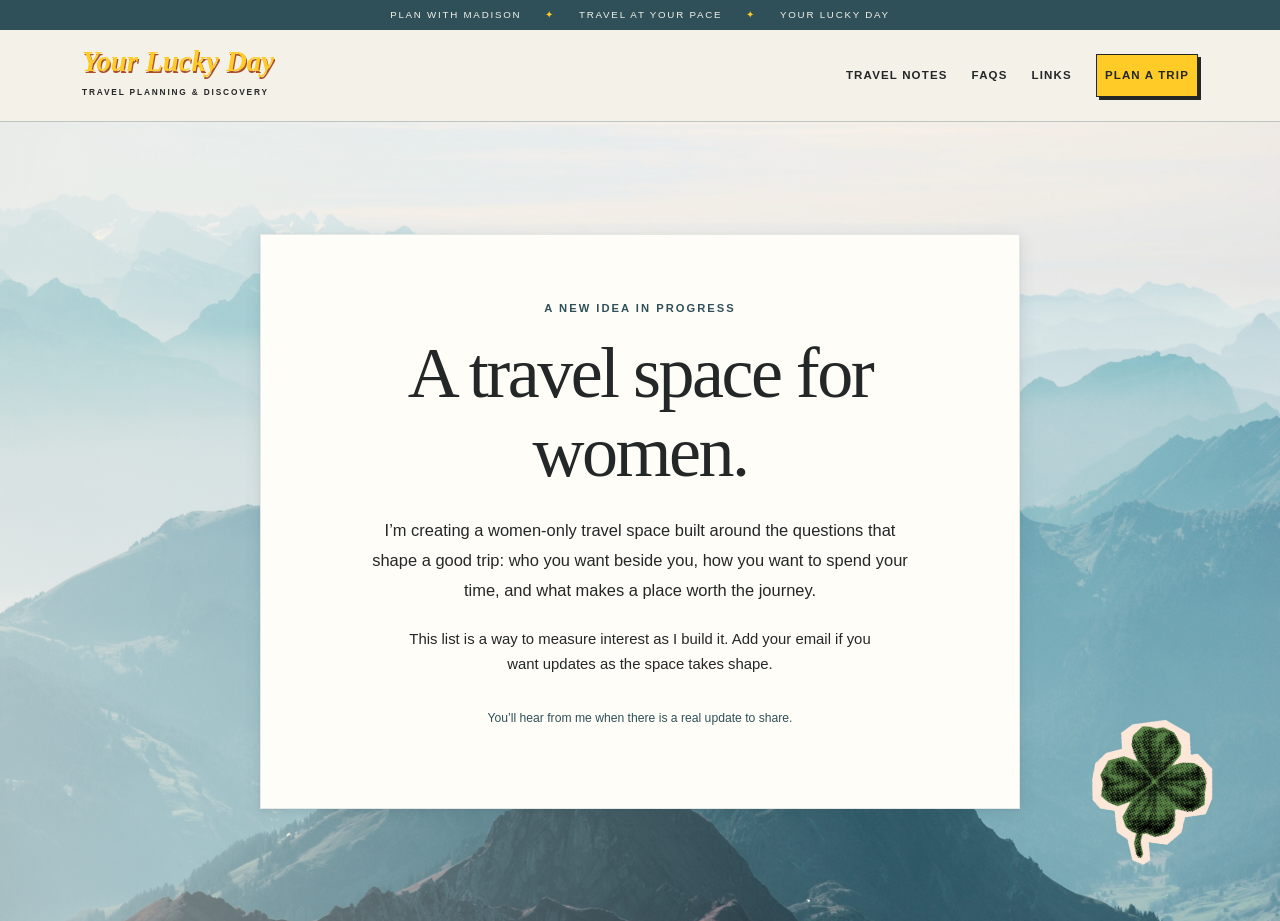
<file: newsletter/womens/index.html>
<!doctype html>
<html lang="en">
  <head>
    <!-- Google tag (gtag.js) — production only -->
    <script>
      if (['yourluckyday.travel', 'www.yourluckyday.travel'].includes(window.location.hostname)) {
        window.dataLayer = window.dataLayer || [];
        function gtag(){dataLayer.push(arguments);}
        gtag('js', new Date());
        gtag('config', 'G-4T07M1ET6K');

        const googleTag = document.createElement('script');
        googleTag.async = true;
        googleTag.src = 'https://www.googletagmanager.com/gtag/js?id=G-4T07M1ET6K';
        document.head.appendChild(googleTag);
      }
    </script>
    <meta charset="utf-8">
    <meta name="viewport" content="width=device-width, initial-scale=1">
    <title>A Travel Space for Women | Your Lucky Day</title>
    <meta name="description" content="Join the interest list for a women-only travel space from Madison Austin and get updates as it takes shape.">
    <meta name="author" content="Madison Austin">
    <meta name="robots" content="index, follow, max-image-preview:large">
    <link rel="canonical" href="https://yourluckyday.travel/newsletter/womens/">
    <meta property="og:type" content="website">
    <meta property="og:locale" content="en_US">
    <meta property="og:site_name" content="Your Lucky Day">
    <meta property="og:url" content="https://yourluckyday.travel/newsletter/womens/">
    <meta property="og:title" content="A Travel Space for Women | Your Lucky Day">
    <meta property="og:description" content="Join the interest list for a women-only travel space and get updates as it takes shape.">
    <meta property="og:image" content="https://yourluckyday.travel/branding/assets/SEO%20Card.png">
    <meta property="og:image:type" content="image/png">
    <meta property="og:image:width" content="1200">
    <meta property="og:image:height" content="630">
    <meta property="og:image:alt" content="Your Lucky Day — Travel Planning &amp; Discovery, with a mountain backdrop">
    <meta name="twitter:card" content="summary_large_image">
    <meta name="twitter:title" content="A Travel Space for Women | Your Lucky Day">
    <meta name="twitter:description" content="Join the interest list for a women-only travel space and get updates as it takes shape.">
    <meta name="twitter:image" content="https://yourluckyday.travel/branding/assets/SEO%20Card.png">
    <meta name="twitter:image:alt" content="Your Lucky Day — Travel Planning &amp; Discovery, with a mountain backdrop">
    <meta name="theme-color" content="#56818c">
    <script type="application/ld+json">
      {
        "@context": "https://schema.org",
        "@type": "WebPage",
        "name": "A Travel Space for Women",
        "description": "Join the interest list for a women-only travel space from Madison Austin and get updates as it takes shape.",
        "url": "https://yourluckyday.travel/newsletter/womens/",
        "isPartOf": {
          "@type": "WebSite",
          "name": "Your Lucky Day",
          "url": "https://yourluckyday.travel/"
        }
      }
    </script>
    <link href="https://cdn.jsdelivr.net/npm/bootstrap@5.3.8/dist/css/bootstrap.min.css" rel="stylesheet" integrity="sha384-sRIl4kxILFvY47J16cr9ZwB07vP4J8+LH7qKQnuqkuIAvNWLzeN8tE5YBujZqJLB" crossorigin="anonymous">
    <link rel="stylesheet" href="/branding/css/colors.css">
    <link rel="icon" href="/branding/assets/favicon.svg?v=2" type="image/svg+xml">
    <style>
      .newsletter-page { min-height: 100vh; }
      .newsletter-main { position: relative; display: grid; place-items: center; min-height: calc(100vh - 145px); padding: clamp(3rem, 9vw, 7rem) 1.25rem; background-repeat: no-repeat; background-position: center; background-size: cover; }
      .newsletter-card.hero-copy { width: min(100%, 760px); padding: clamp(2rem, 6vw, 4rem); background: #fffdf7; border: 1px solid rgba(47, 80, 89, .12); box-shadow: 0 4px 16px rgba(47, 80, 89, .12), 0 1px 3px rgba(47, 80, 89, .08); text-align: center; }
      .newsletter-clover { position: absolute; right: clamp(.75rem, 5vw, 4rem); bottom: clamp(1rem, 5vw, 3.5rem); z-index: 2; width: clamp(4.5rem, 11vw, 8rem); height: auto; pointer-events: none; transform: rotate(8deg); }
      .newsletter-eyebrow { margin: 0 0 1rem; color: #2f5059; font-size: .7rem; font-weight: 700; letter-spacing: .18em; text-transform: uppercase; }
      .newsletter-title { margin: 0; color: #242727; font: 400 clamp(2.5rem, 6vw, 4.5rem)/1.1 Georgia, serif; letter-spacing: -.035em; }
      .newsletter-intro { max-width: 34rem; margin: 1.5rem auto 0; font-size: 1.03rem; line-height: 1.8; }
      .newsletter-signup-context { max-width: 31rem; margin: 1.35rem auto 2rem; font-size: .93rem; line-height: 1.7; }
      #kit-form { max-width: 31rem; margin: 0 auto; }
      .newsletter-fine-print { margin: 1rem 0 0; color: #2f5059; font-size: .76rem; line-height: 1.55; }
      @media (max-width: 767px) { .newsletter-main { min-height: calc(100vh - 113px); } .newsletter-card.hero-copy { padding: 2rem 1.5rem; } .newsletter-clover { right: .75rem; bottom: 1rem; width: 4.25rem; } }
    </style>
  </head>
  <body class="newsletter-page">
    <header class="site-header">
      <div class="header-banner">
        <div class="container d-flex flex-wrap justify-content-center align-items-center">
          <span class="header-banner-item">Plan with Madison</span>
          <span class="header-banner-item">Travel at your pace</span>
          <span class="header-banner-item">Your Lucky Day</span>
        </div>
      </div>
      <nav class="navbar navbar-expand-md custom-navbar py-3" aria-label="Main navigation">
        <div class="container">
          <a class="navbar-brand py-0 me-4" href="/" aria-label="Your Lucky Day home">
            <span class="brand-wordmark">Your Lucky Day<span class="brand-descriptor">Travel planning &amp; discovery</span></span>
          </a>
          <button class="navbar-toggler" type="button" data-bs-toggle="collapse" data-bs-target="#mainNavigation" aria-controls="mainNavigation" aria-expanded="false" aria-label="Toggle navigation">
            <span class="navbar-toggler-icon"></span>
          </button>
          <div class="collapse navbar-collapse justify-content-end" id="mainNavigation">
            <ul class="navbar-nav align-items-md-center text-center gap-md-1 gap-lg-2">
              <li class="nav-item"><a class="nav-link" href="/notes/">Travel Notes</a></li>
              <li class="nav-item"><a class="nav-link" href="/faq/">FAQs</a></li>
              <li class="nav-item"><a class="nav-link" href="/links/">Links</a></li>
              <li class="nav-item ms-md-2"><a class="nav-link header-contact-link" href="https://secure.foratravel.com/intake/SJvaVFpVIX" target="_blank" rel="noopener noreferrer">Plan a trip</a></li>
            </ul>
          </div>
        </div>
      </nav>
    </header>
    <main class="newsletter-main hero-section">
      <section class="newsletter-card hero-copy" aria-labelledby="newsletter-heading">
        <p class="newsletter-eyebrow">A new idea in progress</p>
        <h1 id="newsletter-heading" class="newsletter-title">A travel space for women.</h1>
        <p class="newsletter-intro">I’m creating a women-only travel space built around the questions that shape a good trip: who you want beside you, how you want to spend your time, and what makes a place worth the journey.</p>
        <p class="newsletter-signup-context">This list is a way to measure interest as I build it. Add your email if you want updates as the space takes shape.</p>
        <div id="kit-form">
          <script async data-uid="f525c5e098" src="https://your-lucky-day-travel-agency.kit.com/f525c5e098/index.js"></script>
        </div>
        <p class="newsletter-fine-print">You’ll hear from me when there is a real update to share.</p>
      </section>
      <img class="newsletter-clover" src="/branding/assets/vintage%20graphics/clover.png" alt="" aria-hidden="true">
    </main>
    <script src="https://cdn.jsdelivr.net/npm/bootstrap@5.3.8/dist/js/bootstrap.bundle.min.js" integrity="sha384-FKyoEForCGlyvwx9Hj09JcYn3nv7wiPVlz7YYwJrWVcXK/BmnVDxM+D2scQbITxI" crossorigin="anonymous"></script>
  </body>
</html>
</file>
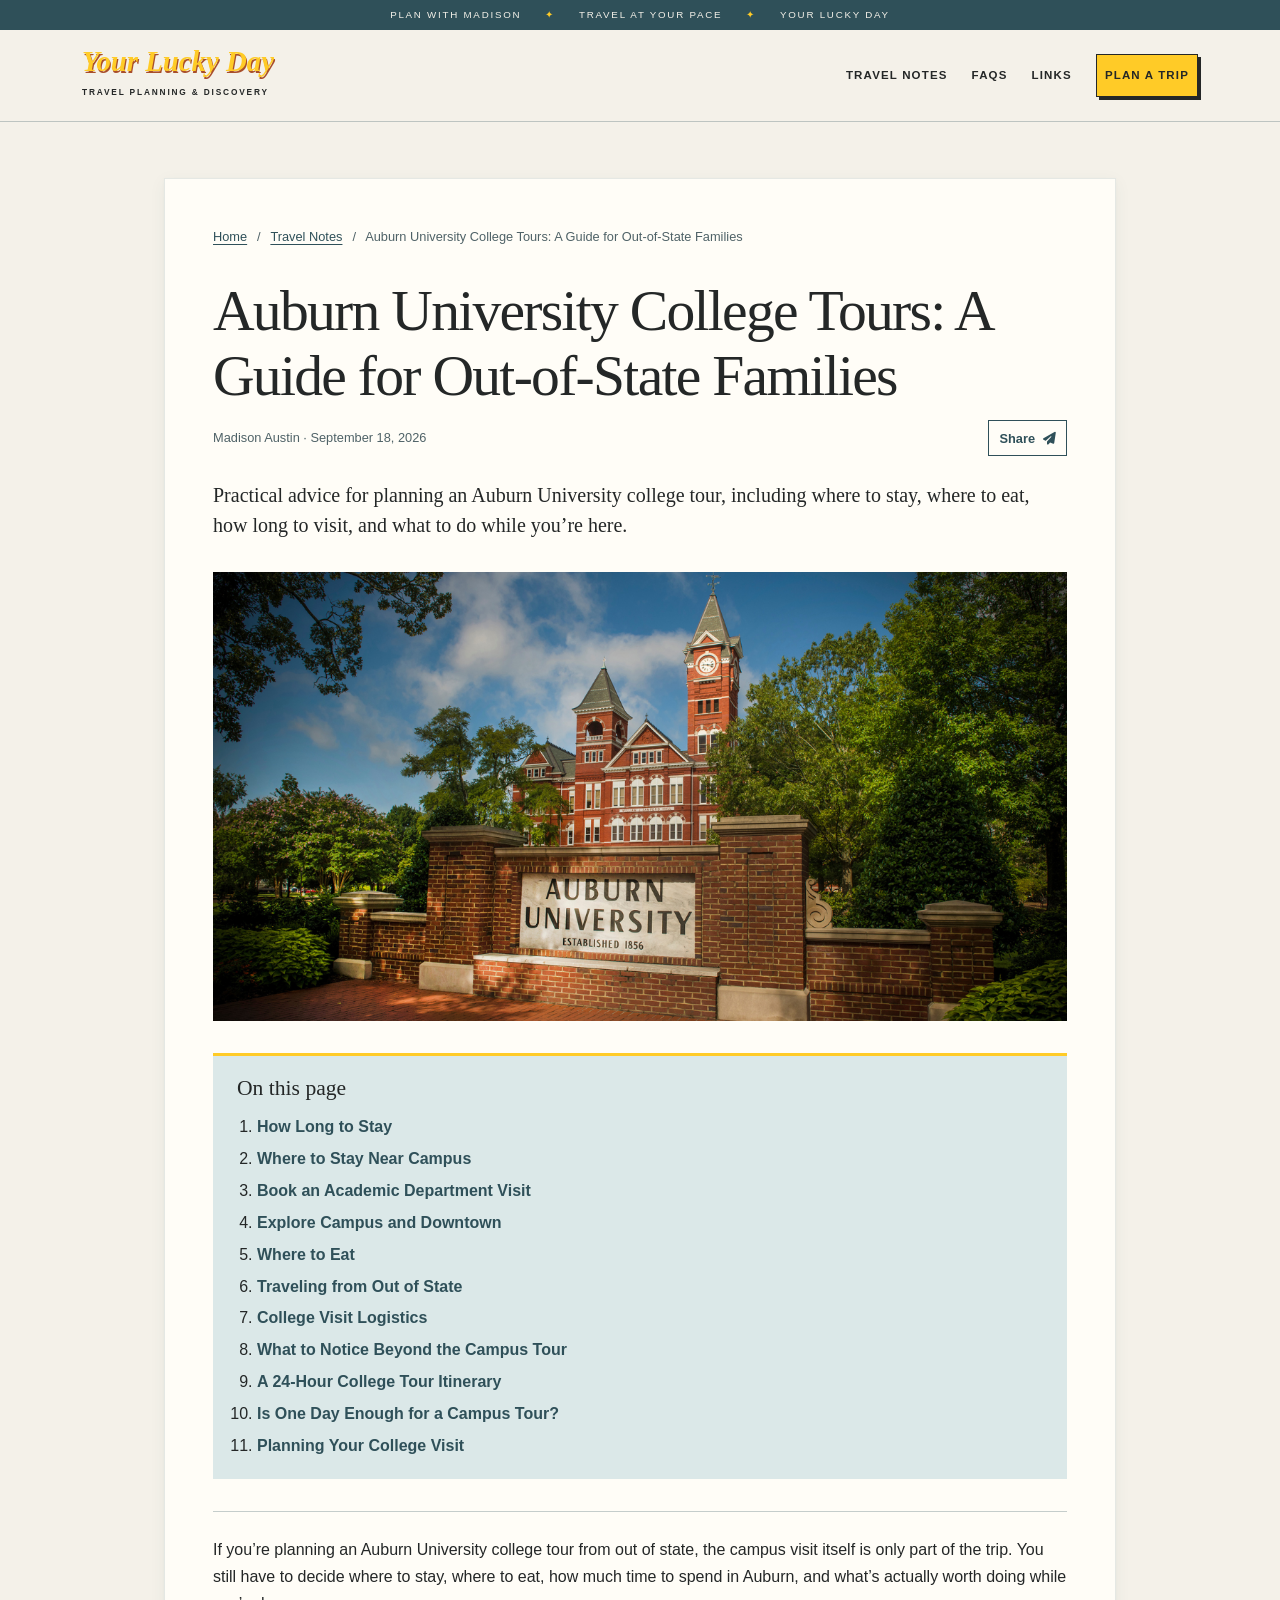
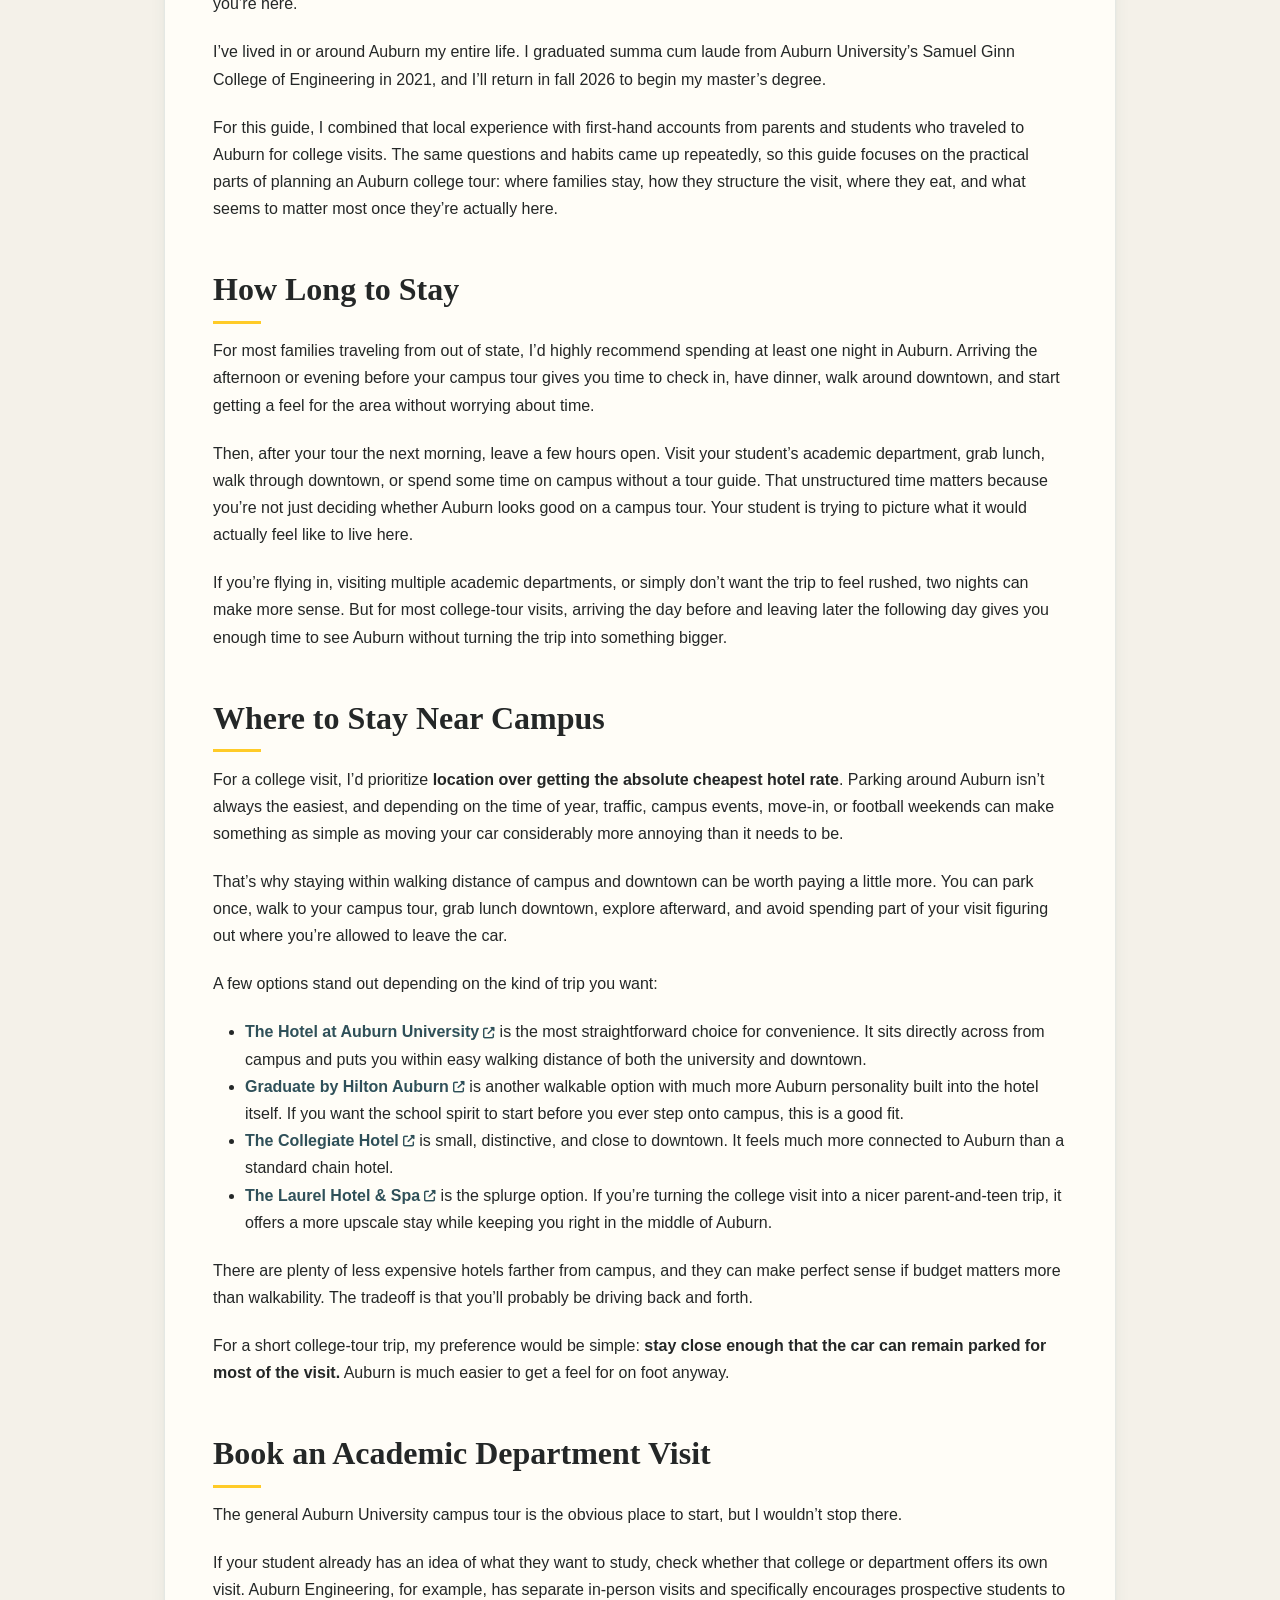
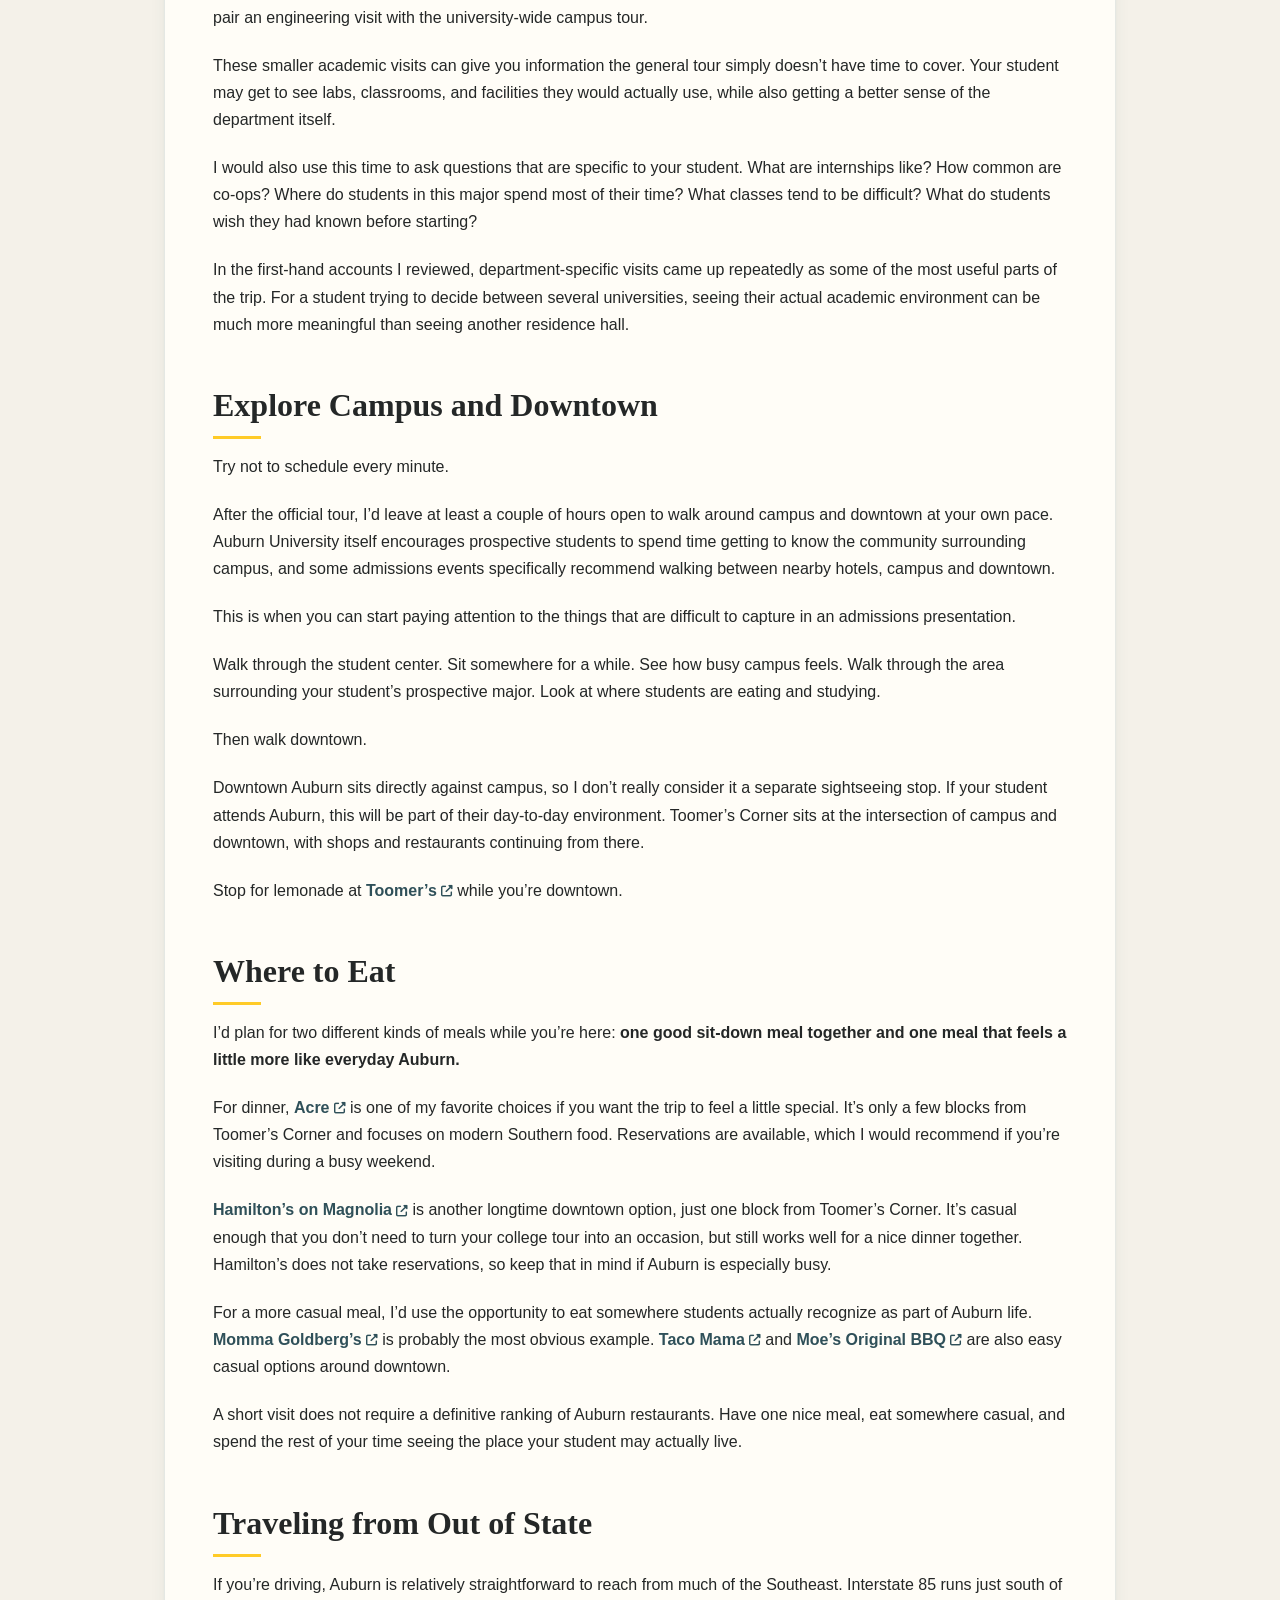
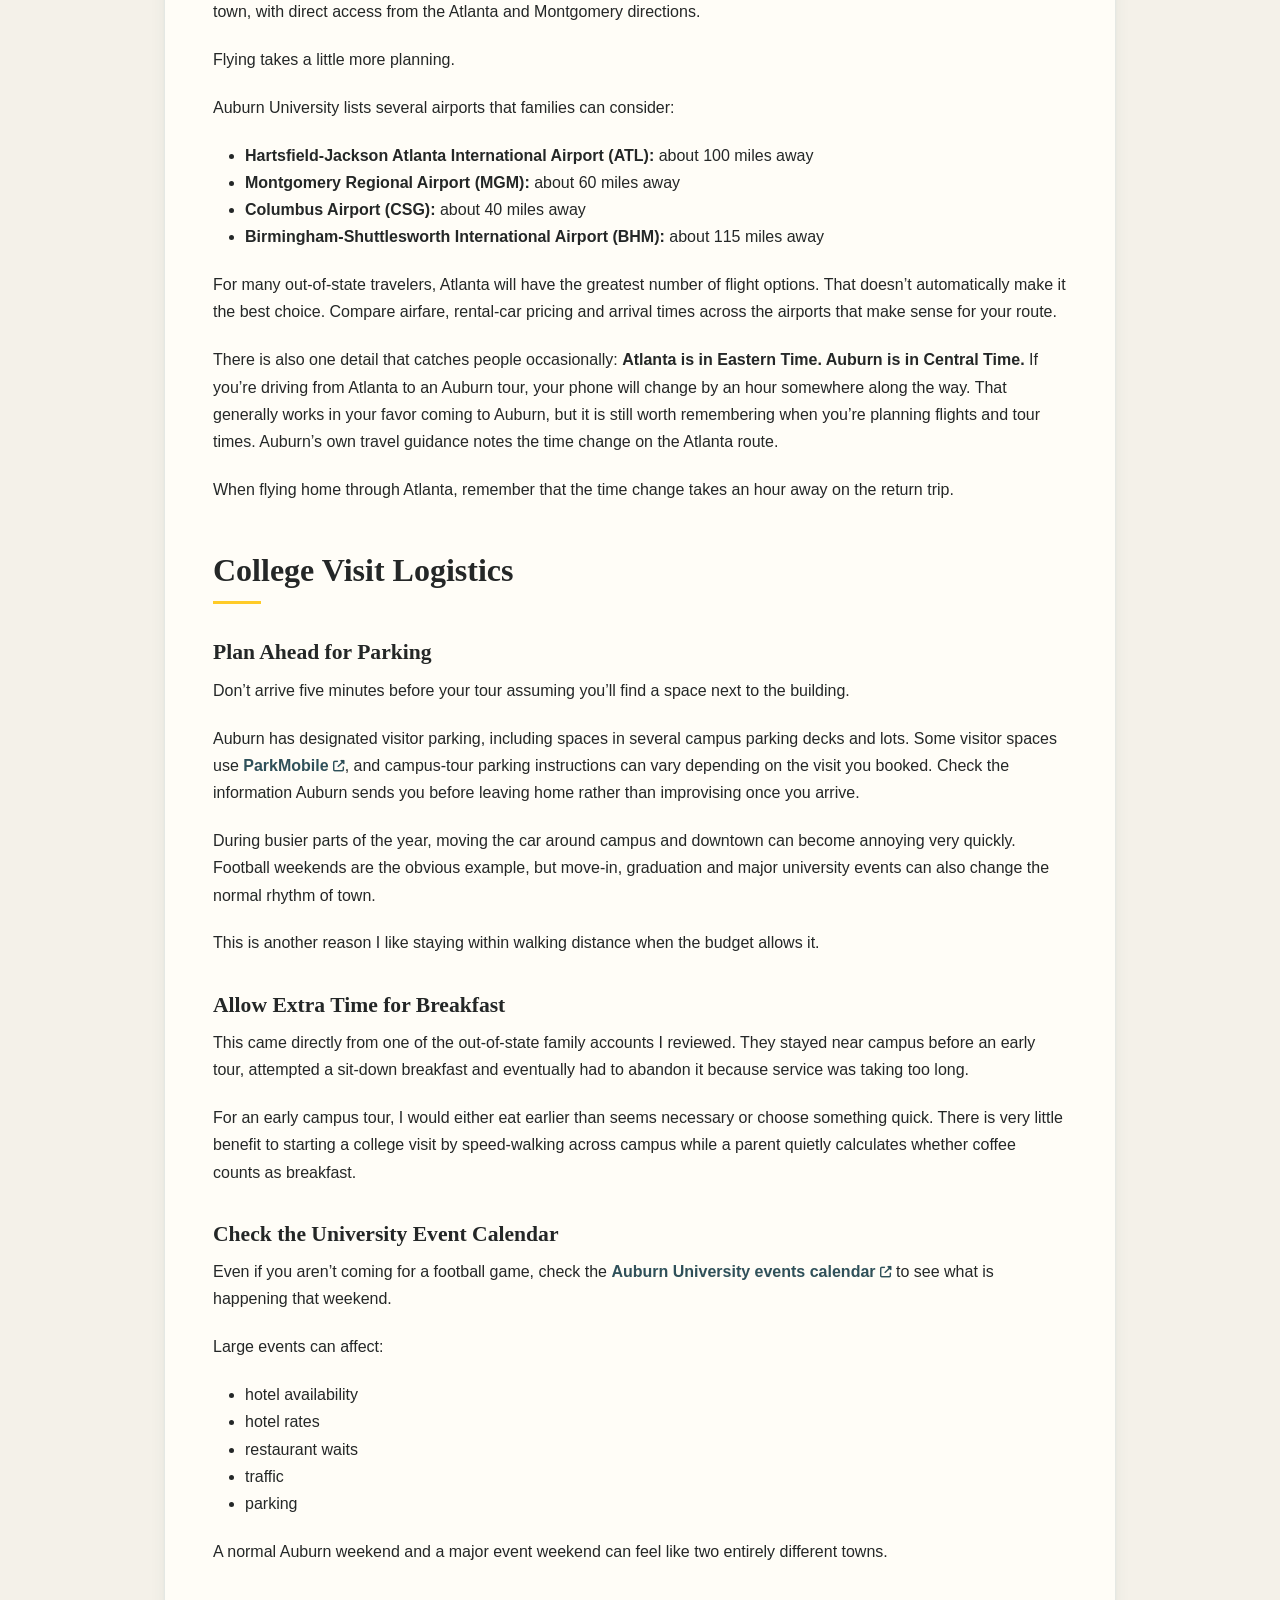
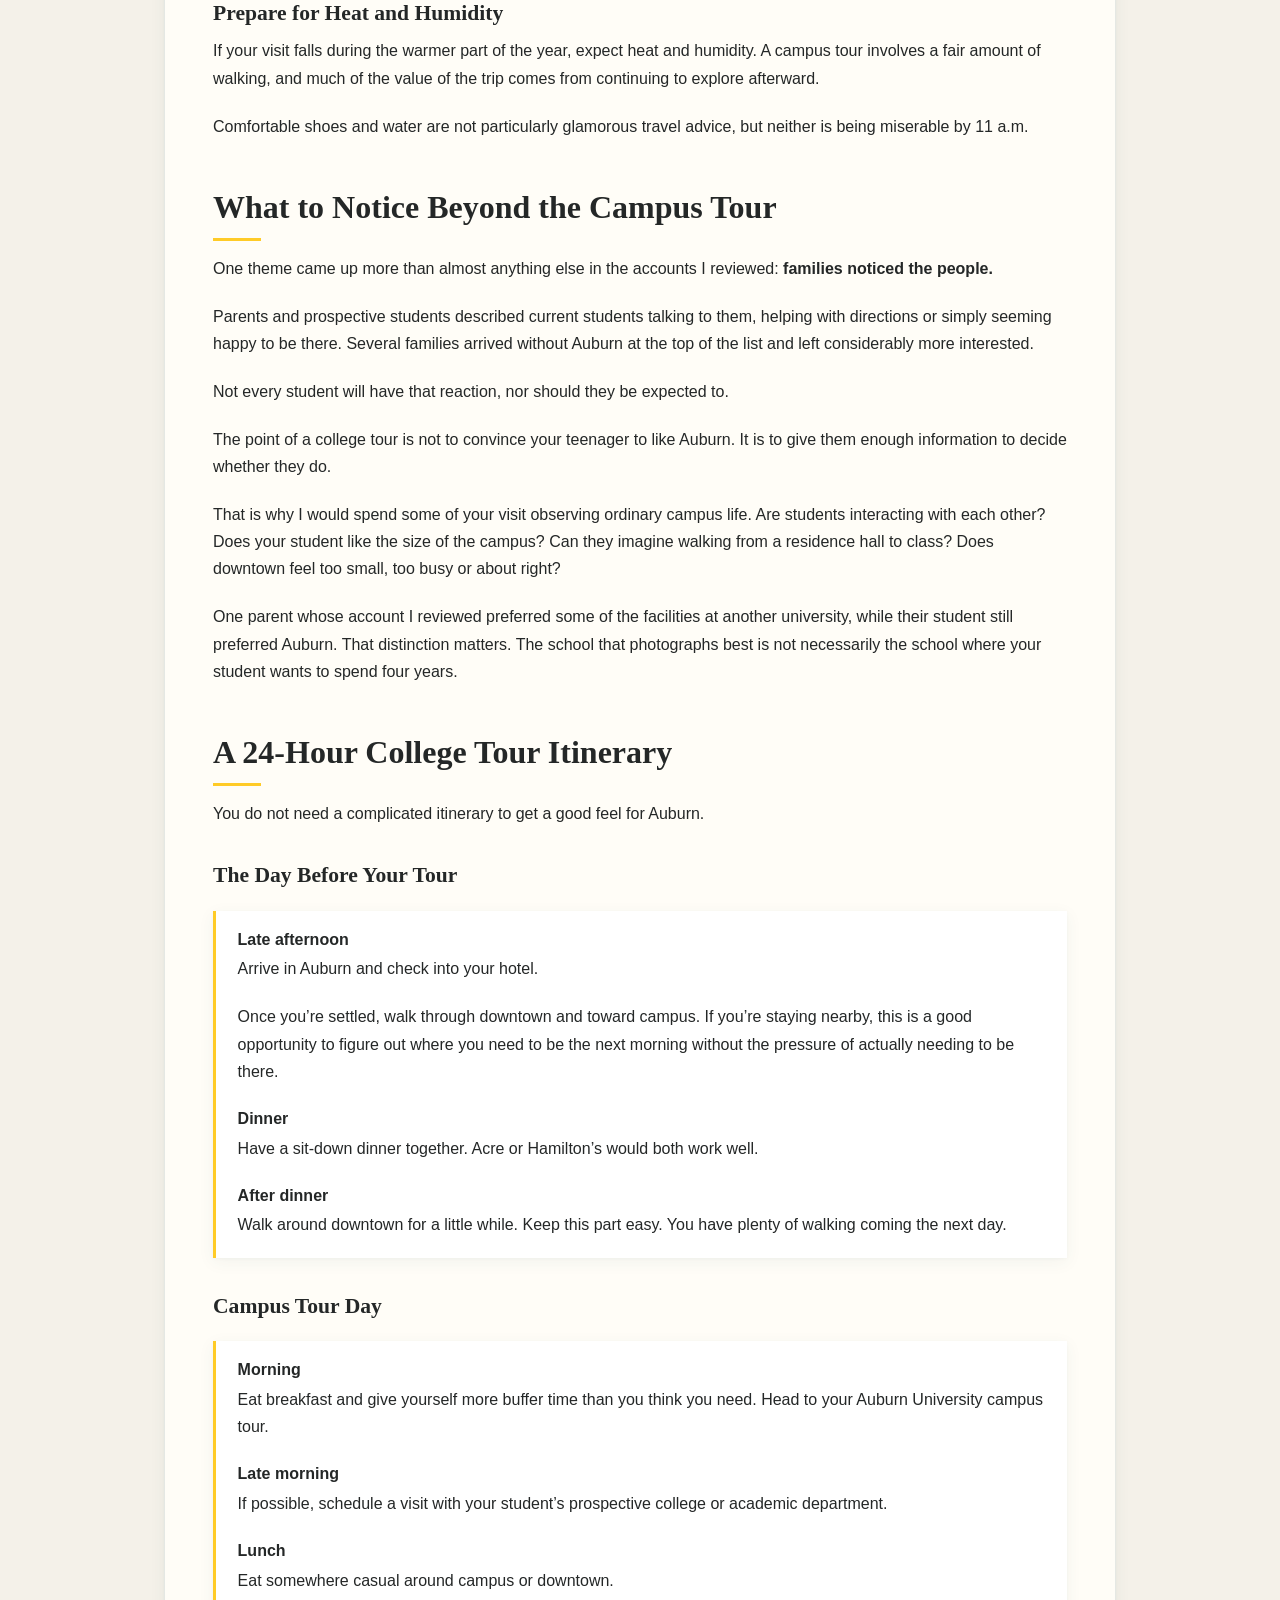
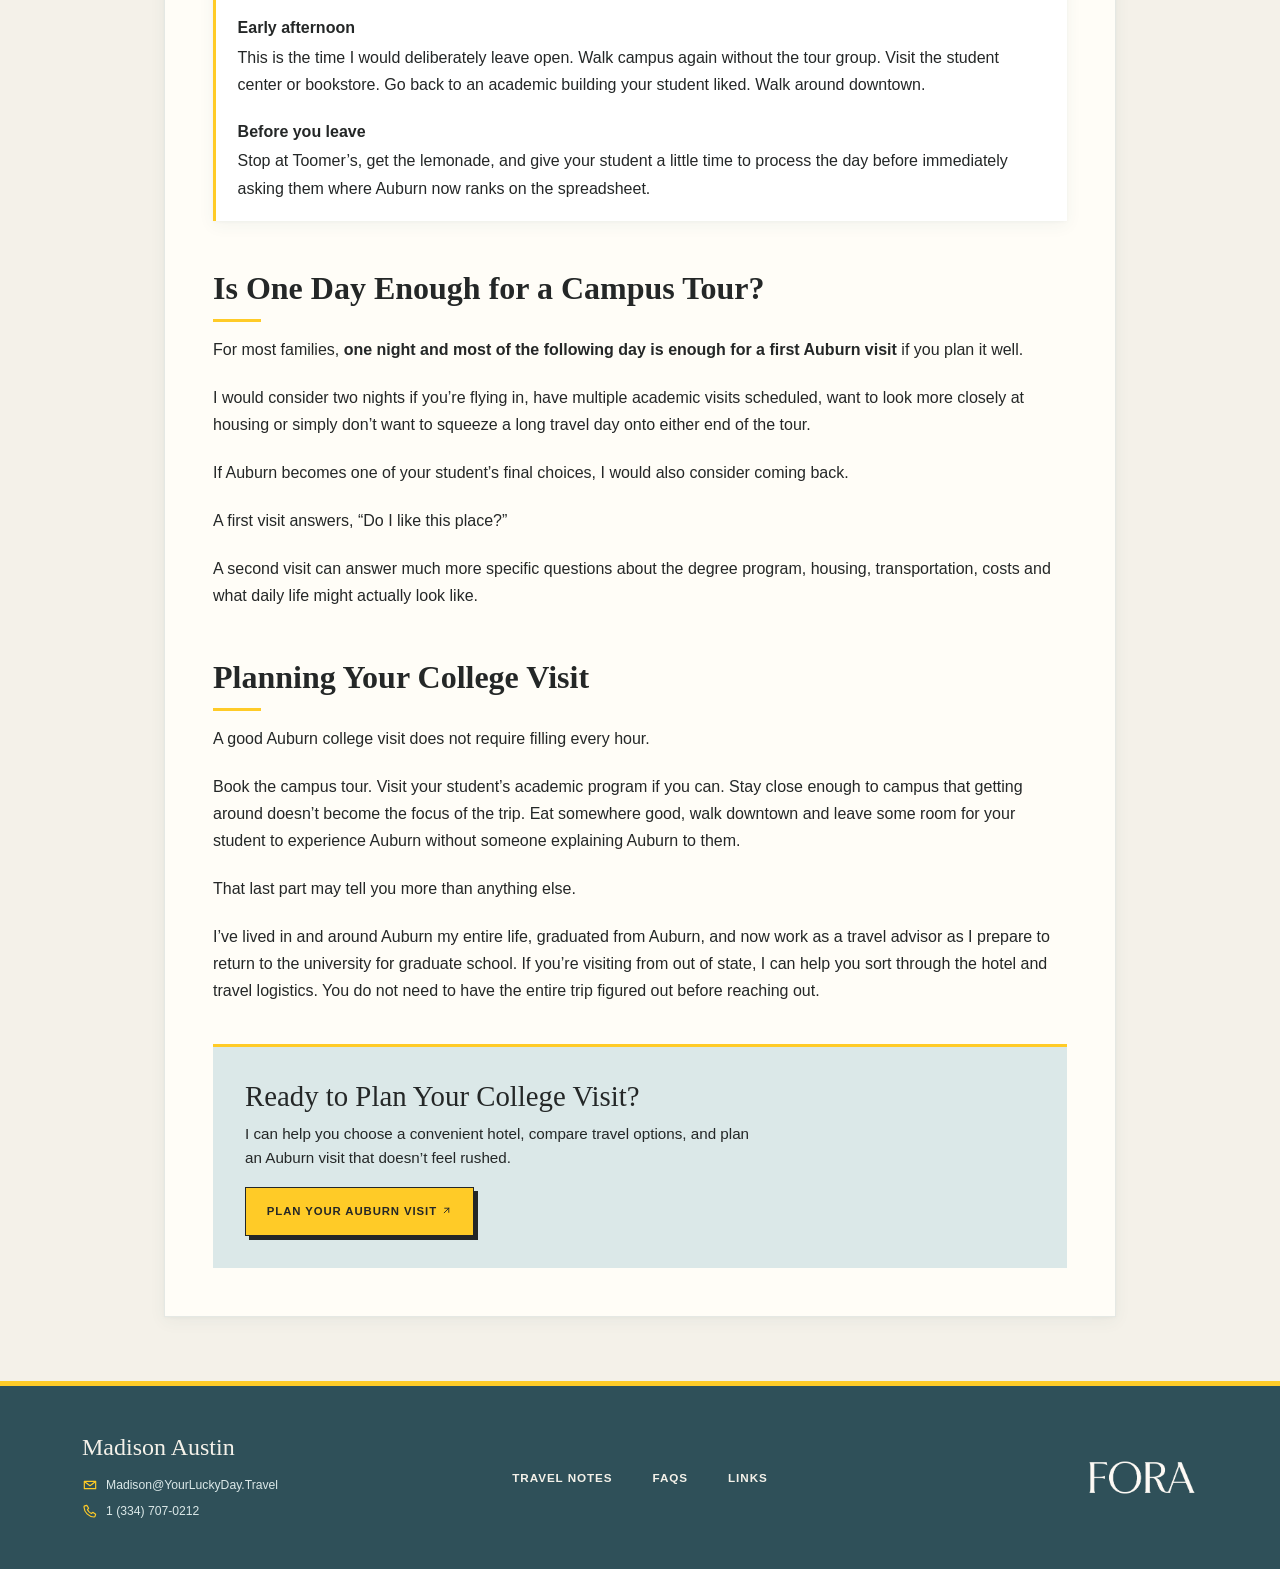
<file: notes/note/auburn-university-college-tours/index.html>
<!doctype html>
<!-- Generated by notes/build.py; edit the source .txt files instead. -->
<html lang="en">
  <head>
    <!-- Google tag (gtag.js) — production only -->
    <script>
      if (['yourluckyday.travel', 'www.yourluckyday.travel'].includes(window.location.hostname)) {
        window.dataLayer = window.dataLayer || [];
        function gtag(){dataLayer.push(arguments);}
        gtag('js', new Date());
        gtag('config', 'G-4T07M1ET6K');

        const googleTag = document.createElement('script');
        googleTag.async = true;
        googleTag.src = 'https://www.googletagmanager.com/gtag/js?id=G-4T07M1ET6K';
        document.head.appendChild(googleTag);
      }
    </script>
    <meta charset="utf-8">
    <meta name="viewport" content="width=device-width, initial-scale=1">
    <title>Auburn University College Tours: A Guide for Out-of-State Families | Your Lucky Day</title>
    <meta name="description" content="Practical advice for planning an Auburn University college tour, including where to stay, where to eat, how long to visit, and what to do while you’re here.">
    <meta name="author" content="Madison Austin">
    <meta name="robots" content="index, follow, max-image-preview:large">
    <link rel="canonical" href="https://yourluckyday.travel/notes/note/auburn-university-college-tours/">

    <meta property="og:type" content="article">
    <meta property="og:locale" content="en_US">
    <meta property="og:site_name" content="Your Lucky Day">
    <meta property="og:url" content="https://yourluckyday.travel/notes/note/auburn-university-college-tours/">
    <meta property="og:title" content="Auburn University College Tours: A Guide for Out-of-State Families | Your Lucky Day">
    <meta property="og:description" content="Practical advice for planning an Auburn University college tour, including where to stay, where to eat, how long to visit, and what to do while you’re here.">
    <meta property="og:image" content="https://yourluckyday.travel/notes/images/auburn-university.png">

    <meta property="og:image:alt" content="Auburn University campus in Auburn, Alabama.">
    <meta name="twitter:image" content="https://yourluckyday.travel/notes/images/auburn-university.png">
    <meta name="twitter:image:alt" content="Auburn University campus in Auburn, Alabama.">
    <meta name="twitter:card" content="summary_large_image">
    <meta name="twitter:title" content="Auburn University College Tours: A Guide for Out-of-State Families | Your Lucky Day">
    <meta name="twitter:description" content="Practical advice for planning an Auburn University college tour, including where to stay, where to eat, how long to visit, and what to do while you’re here.">
    <meta name="theme-color" content="#56818c">

    <link href="https://cdn.jsdelivr.net/npm/bootstrap@5.3.8/dist/css/bootstrap.min.css" rel="stylesheet" integrity="sha384-sRIl4kxILFvY47J16cr9ZwB07vP4J8+LH7qKQnuqkuIAvNWLzeN8tE5YBujZqJLB" crossorigin="anonymous">
    <link href="https://cdnjs.cloudflare.com/ajax/libs/font-awesome/6.7.2/css/all.min.css" rel="stylesheet">
    <link href="/branding/css/colors.css" rel="stylesheet">
    <link rel="stylesheet" href="/notes/notes.css">
    <link rel="icon" href="/branding/assets/favicon.svg?v=2" type="image/svg+xml">
<meta property="article:published_time" content="2026-09-18">
<meta property="article:modified_time" content="2026-09-18">
<script type="application/ld+json">{"@context": "https://schema.org", "@graph": [{"@type": "Article", "@id": "https://yourluckyday.travel/notes/note/auburn-university-college-tours/#article", "mainEntityOfPage": "https://yourluckyday.travel/notes/note/auburn-university-college-tours/", "headline": "Auburn University College Tours: A Guide for Out-of-State Families", "description": "Practical advice for planning an Auburn University college tour, including where to stay, where to eat, how long to visit, and what to do while you’re here.", "inLanguage": "en-US", "author": {"@type": "Person", "name": "Madison Austin", "url": "https://yourluckyday.travel/#about"}, "publisher": {"@type": "Organization", "name": "Your Lucky Day", "url": "https://yourluckyday.travel/"}, "image": "https://yourluckyday.travel/notes/images/auburn-university.png", "datePublished": "2026-09-18", "dateModified": "2026-09-18"}, {"@type": "BreadcrumbList", "itemListElement": [{"@type": "ListItem", "position": 1, "name": "Home", "item": "https://yourluckyday.travel/"}, {"@type": "ListItem", "position": 2, "name": "Travel Notes", "item": "https://yourluckyday.travel/notes/"}, {"@type": "ListItem", "position": 3, "name": "Auburn University College Tours: A Guide for Out-of-State Families", "item": "https://yourluckyday.travel/notes/note/auburn-university-college-tours/"}]}]}</script>
<script src="/notes/share.js" defer></script>
  </head>
  <body class="d-flex flex-column min-vh-100">
    <a class="skip-link" href="#notes-main">Skip to content</a>
    <header class="site-header">
        <div class="header-banner">
          <div class="container d-flex flex-wrap justify-content-center align-items-center">
            <span class="header-banner-item">Plan with Madison</span>
            <span class="header-banner-item">Travel at your pace</span>
            <span class="header-banner-item">Your Lucky Day</span>
          </div>
        </div>
      <nav class="navbar navbar-expand-md custom-navbar py-3" aria-label="Main navigation">
        <div class="container">
          <a class="navbar-brand py-0 me-4" href="/" aria-label="Your Lucky Day home">
            <span class="brand-wordmark">Your Lucky Day<span class="brand-descriptor">Travel planning &amp; discovery</span></span>
          </a>
          <button
            class="navbar-toggler"
            type="button"
            data-bs-toggle="collapse"
            data-bs-target="#mainNavigation"
            aria-controls="mainNavigation"
            aria-expanded="false"
            aria-label="Toggle navigation"
          >
            <span class="navbar-toggler-icon"></span>
          </button>
          <div class="collapse navbar-collapse justify-content-end" id="mainNavigation">
            <ul class="navbar-nav align-items-md-center text-center gap-md-1 gap-lg-2">
              <li class="nav-item"><a class="nav-link" href="/notes/">Travel Notes</a></li>
              <li class="nav-item"><a class="nav-link" href="/faq/">FAQs</a></li>
              <li class="nav-item"><a class="nav-link" href="/links/">Links</a></li>
              <li class="nav-item ms-md-2"><a class="nav-link header-contact-link" href="https://secure.foratravel.com/intake/SJvaVFpVIX" target="_blank" rel="noopener noreferrer">Plan a trip</a></li>
            </ul>
          </div>
        </div>
      </nav>
    </header>
    <main id="notes-main" class="notes-main flex-grow-1 w-100">
<article class="note-article" id="article-top"><nav class="note-breadcrumbs" aria-label="Breadcrumb"><a href="/">Home</a> <span aria-hidden="true">/</span> <a href="/notes/">Travel Notes</a> <span aria-hidden="true">/</span> <span aria-current="page">Auburn University College Tours: A Guide for Out-of-State Families</span></nav><h1 class="note-title">Auburn University College Tours: A Guide for Out-of-State Families</h1><div class="note-meta-row"><p class="note-meta"><span class="note-author">Madison Austin</span><span class="note-published"><time datetime="2026-09-18">September 18, 2026</time></span></p><div class="note-share"><button type="button" class="note-share-button" hidden>Share <i class="fa-solid fa-paper-plane" aria-hidden="true"></i></button><span class="note-share-status" role="status"></span><div class="note-share-fallback" hidden><label for="article-share-url">Copy this article link:</label><input id="article-share-url" type="url" readonly></div></div></div><p class="note-summary">Practical advice for planning an Auburn University college tour, including where to stay, where to eat, how long to visit, and what to do while you’re here.</p><img class="note-image" src="/notes/images/auburn-university.png" alt="Auburn University campus in Auburn, Alabama." decoding="async"><nav class="note-toc" aria-labelledby="note-toc-heading"><h2 id="note-toc-heading">On this page</h2><ol><li><a href="#section-how-long-to-stay">How Long to Stay</a></li><li><a href="#section-where-to-stay-near-campus">Where to Stay Near Campus</a></li><li><a href="#section-book-an-academic-department-visit">Book an Academic Department Visit</a></li><li><a href="#section-explore-campus-and-downtown">Explore Campus and Downtown</a></li><li><a href="#section-where-to-eat">Where to Eat</a></li><li><a href="#section-traveling-from-out-of-state">Traveling from Out of State</a></li><li><a href="#section-college-visit-logistics">College Visit Logistics</a></li><li><a href="#section-what-to-notice-beyond-the-campus-tour">What to Notice Beyond the Campus Tour</a></li><li><a href="#section-a-24-hour-college-tour-itinerary">A 24-Hour College Tour Itinerary</a></li><li><a href="#section-is-one-day-enough-for-a-campus-tour">Is One Day Enough for a Campus Tour?</a></li><li><a href="#section-planning-your-college-visit">Planning Your College Visit</a></li></ol></nav><div class="note-body"><p>If you’re planning an Auburn University college tour from out of state, the campus visit itself is only part of the trip. You still have to decide where to stay, where to eat, how much time to spend in Auburn, and what’s actually worth doing while you’re here.</p>
<p>I’ve lived in or around Auburn my entire life. I graduated summa cum laude from Auburn University’s Samuel Ginn College of Engineering in 2021, and I’ll return in fall 2026 to begin my master’s degree.</p>
<p>For this guide, I combined that local experience with first-hand accounts from parents and students who traveled to Auburn for college visits. The same questions and habits came up repeatedly, so this guide focuses on the practical parts of planning an Auburn college tour: where families stay, how they structure the visit, where they eat, and what seems to matter most once they’re actually here.</p>
<h2 class="fw-bold" id="section-how-long-to-stay">How Long to Stay</h2>
<p>For most families traveling from out of state, I’d highly recommend spending at least one night in Auburn. Arriving the afternoon or evening before your campus tour gives you time to check in, have dinner, walk around downtown, and start getting a feel for the area without worrying about time.</p>
<p>Then, after your tour the next morning, leave a few hours open. Visit your student’s academic department, grab lunch, walk through downtown, or spend some time on campus without a tour guide. That unstructured time matters because you’re not just deciding whether Auburn looks good on a campus tour. Your student is trying to picture what it would actually feel like to live here.</p>
<p>If you’re flying in, visiting multiple academic departments, or simply don’t want the trip to feel rushed, two nights can make more sense. But for most college-tour visits, arriving the day before and leaving later the following day gives you enough time to see Auburn without turning the trip into something bigger.</p>
<h2 class="fw-bold" id="section-where-to-stay-near-campus">Where to Stay Near Campus</h2>
<p>For a college visit, I’d prioritize <strong>location over getting the absolute cheapest hotel rate</strong>. Parking around Auburn isn’t always the easiest, and depending on the time of year, traffic, campus events, move-in, or football weekends can make something as simple as moving your car considerably more annoying than it needs to be.</p>
<p>That’s why staying within walking distance of campus and downtown can be worth paying a little more. You can park once, walk to your campus tour, grab lunch downtown, explore afterward, and avoid spending part of your visit figuring out where you’re allowed to leave the car.</p>
<p>A few options stand out depending on the kind of trip you want:</p>
<ul><li><a href="https://www.auhcc.com/" target="_blank" rel="noopener noreferrer"><strong>The Hotel at Auburn University</strong></a> is the most straightforward choice for convenience. It sits directly across from campus and puts you within easy walking distance of both the university and downtown.</li><li><a href="https://www.hilton.com/en/hotels/aubgagu-graduate-auburn-al/" target="_blank" rel="noopener noreferrer"><strong>Graduate by Hilton Auburn</strong></a> is another walkable option with much more Auburn personality built into the hotel itself. If you want the school spirit to start before you ever step onto campus, this is a good fit.</li><li><a href="https://staycoho.com/" target="_blank" rel="noopener noreferrer"><strong>The Collegiate Hotel</strong></a> is small, distinctive, and close to downtown. It feels much more connected to Auburn than a standard chain hotel.</li><li><a href="https://www.laurelhotelandspa.com/" target="_blank" rel="noopener noreferrer"><strong>The Laurel Hotel &amp; Spa</strong></a> is the splurge option. If you’re turning the college visit into a nicer parent-and-teen trip, it offers a more upscale stay while keeping you right in the middle of Auburn.</li></ul>
<p>There are plenty of less expensive hotels farther from campus, and they can make perfect sense if budget matters more than walkability. The tradeoff is that you’ll probably be driving back and forth.</p>
<p>For a short college-tour trip, my preference would be simple: <strong>stay close enough that the car can remain parked for most of the visit.</strong> Auburn is much easier to get a feel for on foot anyway.</p>
<h2 class="fw-bold" id="section-book-an-academic-department-visit">Book an Academic Department Visit</h2>
<p>The general Auburn University campus tour is the obvious place to start, but I wouldn’t stop there.</p>
<p>If your student already has an idea of what they want to study, check whether that college or department offers its own visit. Auburn Engineering, for example, has separate in-person visits and specifically encourages prospective students to pair an engineering visit with the university-wide campus tour.</p>
<p>These smaller academic visits can give you information the general tour simply doesn’t have time to cover. Your student may get to see labs, classrooms, and facilities they would actually use, while also getting a better sense of the department itself.</p>
<p>I would also use this time to ask questions that are specific to your student. What are internships like? How common are co-ops? Where do students in this major spend most of their time? What classes tend to be difficult? What do students wish they had known before starting?</p>
<p>In the first-hand accounts I reviewed, department-specific visits came up repeatedly as some of the most useful parts of the trip. For a student trying to decide between several universities, seeing their actual academic environment can be much more meaningful than seeing another residence hall.</p>
<h2 class="fw-bold" id="section-explore-campus-and-downtown">Explore Campus and Downtown</h2>
<p>Try not to schedule every minute.</p>
<p>After the official tour, I’d leave at least a couple of hours open to walk around campus and downtown at your own pace. Auburn University itself encourages prospective students to spend time getting to know the community surrounding campus, and some admissions events specifically recommend walking between nearby hotels, campus and downtown.</p>
<p>This is when you can start paying attention to the things that are difficult to capture in an admissions presentation.</p>
<p>Walk through the student center. Sit somewhere for a while. See how busy campus feels. Walk through the area surrounding your student’s prospective major. Look at where students are eating and studying.</p>
<p>Then walk downtown.</p>
<p>Downtown Auburn sits directly against campus, so I don’t really consider it a separate sightseeing stop. If your student attends Auburn, this will be part of their day-to-day environment. Toomer’s Corner sits at the intersection of campus and downtown, with shops and restaurants continuing from there.</p>
<p>Stop for lemonade at <a href="https://toomers.com/" target="_blank" rel="noopener noreferrer">Toomer’s</a> while you’re downtown.</p>
<h2 class="fw-bold" id="section-where-to-eat">Where to Eat</h2>
<p>I’d plan for two different kinds of meals while you’re here: <strong>one good sit-down meal together and one meal that feels a little more like everyday Auburn.</strong></p>
<p>For dinner, <a href="https://www.acreauburn.com/" target="_blank" rel="noopener noreferrer"><strong>Acre</strong></a> is one of my favorite choices if you want the trip to feel a little special. It’s only a few blocks from Toomer’s Corner and focuses on modern Southern food. Reservations are available, which I would recommend if you’re visiting during a busy weekend.</p>
<p><a href="https://www.magnolia.hamiltonsgroup.com/" target="_blank" rel="noopener noreferrer"><strong>Hamilton’s on Magnolia</strong></a> is another longtime downtown option, just one block from Toomer’s Corner. It’s casual enough that you don’t need to turn your college tour into an occasion, but still works well for a nice dinner together. Hamilton’s does not take reservations, so keep that in mind if Auburn is especially busy.</p>
<p>For a more casual meal, I’d use the opportunity to eat somewhere students actually recognize as part of Auburn life. <a href="https://mommagoldbergs.com/gpb_portfolio/auburn-magnolia/" target="_blank" rel="noopener noreferrer"><strong>Momma Goldberg’s</strong></a> is probably the most obvious example. <a href="https://tacomamaonline.com/" target="_blank" rel="noopener noreferrer">Taco Mama</a> and <a href="https://www.moesoriginalbbq.com/lo/auburn" target="_blank" rel="noopener noreferrer">Moe’s Original BBQ</a> are also easy casual options around downtown.</p>
<p>A short visit does not require a definitive ranking of Auburn restaurants. Have one nice meal, eat somewhere casual, and spend the rest of your time seeing the place your student may actually live.</p>
<h2 class="fw-bold" id="section-traveling-from-out-of-state">Traveling from Out of State</h2>
<p>If you’re driving, Auburn is relatively straightforward to reach from much of the Southeast. Interstate 85 runs just south of town, with direct access from the Atlanta and Montgomery directions.</p>
<p>Flying takes a little more planning.</p>
<p>Auburn University lists several airports that families can consider:</p>
<ul><li><strong>Hartsfield-Jackson Atlanta International Airport (ATL):</strong> about 100 miles away</li><li><strong>Montgomery Regional Airport (MGM):</strong> about 60 miles away</li><li><strong>Columbus Airport (CSG):</strong> about 40 miles away</li><li><strong>Birmingham-Shuttlesworth International Airport (BHM):</strong> about 115 miles away</li></ul>
<p>For many out-of-state travelers, Atlanta will have the greatest number of flight options. That doesn’t automatically make it the best choice. Compare airfare, rental-car pricing and arrival times across the airports that make sense for your route.</p>
<p>There is also one detail that catches people occasionally: <strong>Atlanta is in Eastern Time. Auburn is in Central Time.</strong> If you’re driving from Atlanta to an Auburn tour, your phone will change by an hour somewhere along the way. That generally works in your favor coming to Auburn, but it is still worth remembering when you’re planning flights and tour times. Auburn’s own travel guidance notes the time change on the Atlanta route.</p>
<p>When flying home through Atlanta, remember that the time change takes an hour away on the return trip.</p>
<h2 class="fw-bold" id="section-college-visit-logistics">College Visit Logistics</h2>
<h3 class="fw-bold" id="section-plan-ahead-for-parking">Plan Ahead for Parking</h3>
<p>Don’t arrive five minutes before your tour assuming you’ll find a space next to the building.</p>
<p>Auburn has designated visitor parking, including spaces in several campus parking decks and lots. Some visitor spaces use <a href="https://www.parkmobile.io/" target="_blank" rel="noopener noreferrer">ParkMobile</a>, and campus-tour parking instructions can vary depending on the visit you booked. Check the information Auburn sends you before leaving home rather than improvising once you arrive.</p>
<p>During busier parts of the year, moving the car around campus and downtown can become annoying very quickly. Football weekends are the obvious example, but move-in, graduation and major university events can also change the normal rhythm of town.</p>
<p>This is another reason I like staying within walking distance when the budget allows it.</p>
<h3 class="fw-bold" id="section-allow-extra-time-for-breakfast">Allow Extra Time for Breakfast</h3>
<p>This came directly from one of the out-of-state family accounts I reviewed. They stayed near campus before an early tour, attempted a sit-down breakfast and eventually had to abandon it because service was taking too long.</p>
<p>For an early campus tour, I would either eat earlier than seems necessary or choose something quick. There is very little benefit to starting a college visit by speed-walking across campus while a parent quietly calculates whether coffee counts as breakfast.</p>
<h3 class="fw-bold" id="section-check-the-university-event-calendar">Check the University Event Calendar</h3>
<p>Even if you aren’t coming for a football game, check the <a href="https://calendar.auburn.edu" target="_blank" rel="noopener noreferrer">Auburn University events calendar</a> to see what is happening that weekend.</p>
<p>Large events can affect:</p>
<ul><li>hotel availability</li><li>hotel rates</li><li>restaurant waits</li><li>traffic</li><li>parking</li></ul>
<p>A normal Auburn weekend and a major event weekend can feel like two entirely different towns.</p>
<h3 class="fw-bold" id="section-prepare-for-heat-and-humidity">Prepare for Heat and Humidity</h3>
<p>If your visit falls during the warmer part of the year, expect heat and humidity. A campus tour involves a fair amount of walking, and much of the value of the trip comes from continuing to explore afterward.</p>
<p>Comfortable shoes and water are not particularly glamorous travel advice, but neither is being miserable by 11 a.m.</p>
<h2 class="fw-bold" id="section-what-to-notice-beyond-the-campus-tour">What to Notice Beyond the Campus Tour</h2>
<p>One theme came up more than almost anything else in the accounts I reviewed: <strong>families noticed the people.</strong></p>
<p>Parents and prospective students described current students talking to them, helping with directions or simply seeming happy to be there. Several families arrived without Auburn at the top of the list and left considerably more interested.</p>
<p>Not every student will have that reaction, nor should they be expected to.</p>
<p>The point of a college tour is not to convince your teenager to like Auburn. It is to give them enough information to decide whether they do.</p>
<p>That is why I would spend some of your visit observing ordinary campus life. Are students interacting with each other? Does your student like the size of the campus? Can they imagine walking from a residence hall to class? Does downtown feel too small, too busy or about right?</p>
<p>One parent whose account I reviewed preferred some of the facilities at another university, while their student still preferred Auburn. That distinction matters. The school that photographs best is not necessarily the school where your student wants to spend four years.</p>
<h2 class="fw-bold" id="section-a-24-hour-college-tour-itinerary">A 24-Hour College Tour Itinerary</h2>
<p>You do not need a complicated itinerary to get a good feel for Auburn.</p>
<h3 class="fw-bold" id="section-the-day-before-your-tour">The Day Before Your Tour</h3>
<section class="note-panel"><div class="note-panel-content"><h4 class="fw-bold" id="section-late-afternoon">Late afternoon</h4>
<p>Arrive in Auburn and check into your hotel.</p>
<p>Once you’re settled, walk through downtown and toward campus. If you’re staying nearby, this is a good opportunity to figure out where you need to be the next morning without the pressure of actually needing to be there.</p>
<h4 class="fw-bold" id="section-dinner">Dinner</h4>
<p>Have a sit-down dinner together. Acre or Hamilton’s would both work well.</p>
<h4 class="fw-bold" id="section-after-dinner">After dinner</h4>
<p>Walk around downtown for a little while. Keep this part easy. You have plenty of walking coming the next day.</p></div></section>
<h3 class="fw-bold" id="section-campus-tour-day">Campus Tour Day</h3>
<section class="note-panel"><div class="note-panel-content"><h4 class="fw-bold" id="section-morning">Morning</h4>
<p>Eat breakfast and give yourself more buffer time than you think you need. Head to your Auburn University campus tour.</p>
<h4 class="fw-bold" id="section-late-morning">Late morning</h4>
<p>If possible, schedule a visit with your student’s prospective college or academic department.</p>
<h4 class="fw-bold" id="section-lunch">Lunch</h4>
<p>Eat somewhere casual around campus or downtown.</p>
<h4 class="fw-bold" id="section-early-afternoon">Early afternoon</h4>
<p>This is the time I would deliberately leave open. Walk campus again without the tour group. Visit the student center or bookstore. Go back to an academic building your student liked. Walk around downtown.</p>
<h4 class="fw-bold" id="section-before-you-leave">Before you leave</h4>
<p>Stop at Toomer’s, get the lemonade, and give your student a little time to process the day before immediately asking them where Auburn now ranks on the spreadsheet.</p></div></section>
<h2 class="fw-bold" id="section-is-one-day-enough-for-a-campus-tour">Is One Day Enough for a Campus Tour?</h2>
<p>For most families, <strong>one night and most of the following day is enough for a first Auburn visit</strong> if you plan it well.</p>
<p>I would consider two nights if you’re flying in, have multiple academic visits scheduled, want to look more closely at housing or simply don’t want to squeeze a long travel day onto either end of the tour.</p>
<p>If Auburn becomes one of your student’s final choices, I would also consider coming back.</p>
<p>A first visit answers, “Do I like this place?”</p>
<p>A second visit can answer much more specific questions about the degree program, housing, transportation, costs and what daily life might actually look like.</p>
<h2 class="fw-bold" id="section-planning-your-college-visit">Planning Your College Visit</h2>
<p>A good Auburn college visit does not require filling every hour.</p>
<p>Book the campus tour. Visit your student’s academic program if you can. Stay close enough to campus that getting around doesn’t become the focus of the trip. Eat somewhere good, walk downtown and leave some room for your student to experience Auburn without someone explaining Auburn to them.</p>
<p>That last part may tell you more than anything else.</p>
<p>I’ve lived in and around Auburn my entire life, graduated from Auburn, and now work as a travel advisor as I prepare to return to the university for graduate school. If you’re visiting from out of state, I can help you sort through the hotel and travel logistics. You do not need to have the entire trip figured out before reaching out.</p></div><aside class="note-inquiry" aria-labelledby="note-inquiry-heading"><h2 id="note-inquiry-heading">Ready to Plan Your College Visit?</h2><p>I can help you choose a convenient hotel, compare travel options, and plan an Auburn visit that doesn’t feel rushed.</p><a class="btn btn-brand-primary" href="https://secure.foratravel.com/intake/SJvaVFpVIX" target="_blank" rel="noopener noreferrer">Plan Your Auburn Visit <span class="arrow-icon" aria-hidden="true"></span></a></aside></article><a class="note-back-to-top" href="#article-top" hidden>Return to top <i class="fa-solid fa-arrow-up" aria-hidden="true"></i></a>
    </main>
    <footer class="site-footer py-5">
      <div class="container">
        <div class="row align-items-center gy-4">
          <div class="col-md-3 text-center text-md-start">
            <address class="footer-contact-details mb-0">
              <p class="footer-contact-name mb-2">Madison Austin</p>
              <a href="mailto:Madison@YourLuckyDay.Travel">
                <svg class="footer-contact-icon" viewBox="0 0 24 24" aria-hidden="true">
                  <path d="M3.5 6.5h17v11h-17z"></path>
                  <path d="m4 7 8 6 8-6"></path>
                </svg>
                <span>Madison@YourLuckyDay.Travel</span>
              </a>
              <a href="tel:+13347070212">
                <svg class="footer-contact-icon" viewBox="0 0 24 24" aria-hidden="true">
                  <path d="M7.2 3.5 10 7.8 8.2 10c1.3 2.6 3.2 4.5 5.8 5.8l2.2-1.8 4.3 2.8-.8 3c-.2.7-.9 1.2-1.7 1.2C9.7 20.5 3.5 14.3 3 6c0-.8.5-1.5 1.2-1.7z"></path>
                </svg>
                <span>1 (334) 707-0212</span>
              </a>
            </address>
          </div>

          <div class="col-md-6">
            <nav aria-label="Footer navigation">
              <ul class="nav justify-content-center align-items-center gap-1 gap-lg-2">
                <li class="nav-item"><a class="nav-link" href="/notes/">Travel Notes</a></li>
                <li class="nav-item"><a class="nav-link" href="/faq/">FAQs</a></li>
              <li class="nav-item"><a class="nav-link" href="/links/">Links</a></li>
              </ul>
            </nav>
          </div>

          <div class="col-md-3 text-center text-md-end">
            <img
              src="/branding/fora/Fora_Logo_Light.png"
              alt="Fora"
              class="footer-fora-logo img-fluid"
            >
          </div>
        </div>
      </div>
    </footer>
    <script
      src="https://cdn.jsdelivr.net/npm/bootstrap@5.3.8/dist/js/bootstrap.bundle.min.js"
      integrity="sha384-FKyoEForCGlyvwx9Hj09JcYn3nv7wiPVlz7YYwJrWVcXK/BmnVDxM+D2scQbITxI"
      crossorigin="anonymous"
    ></script>
  </body>
</html>
</file>
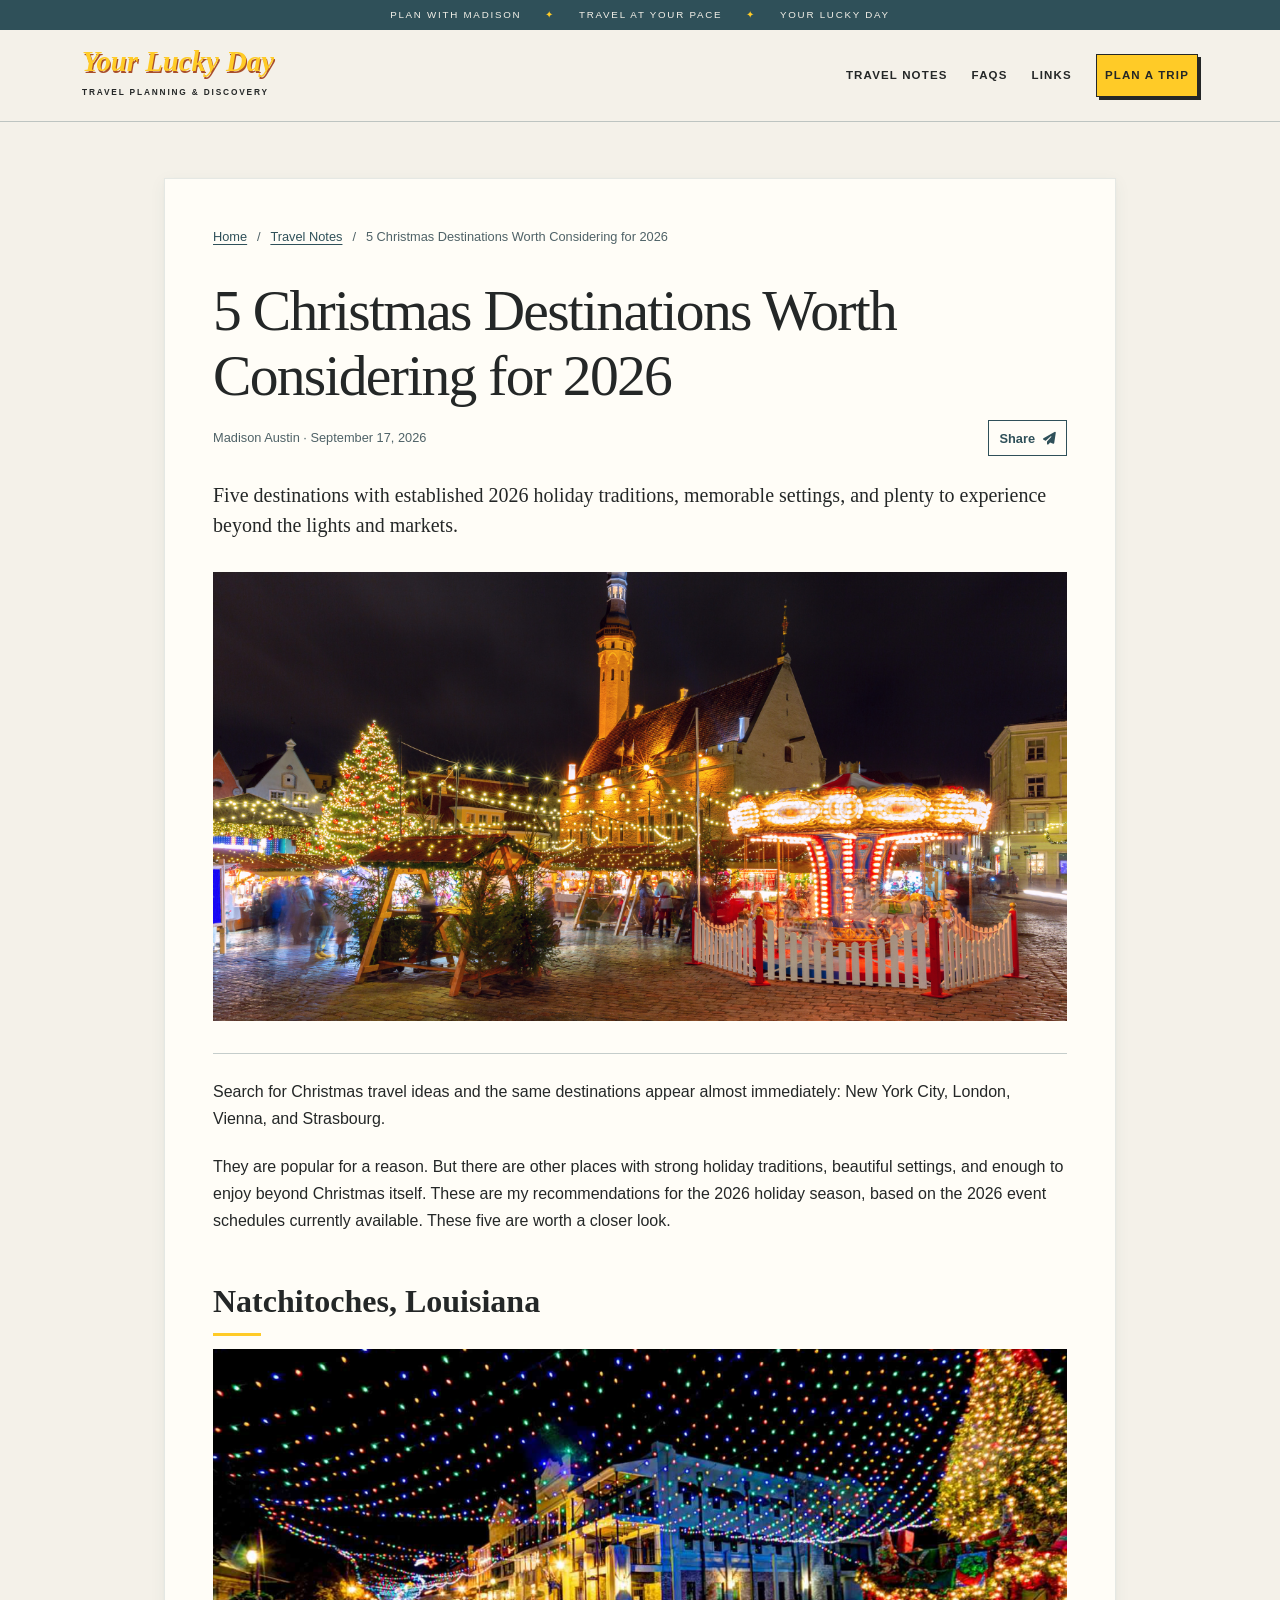
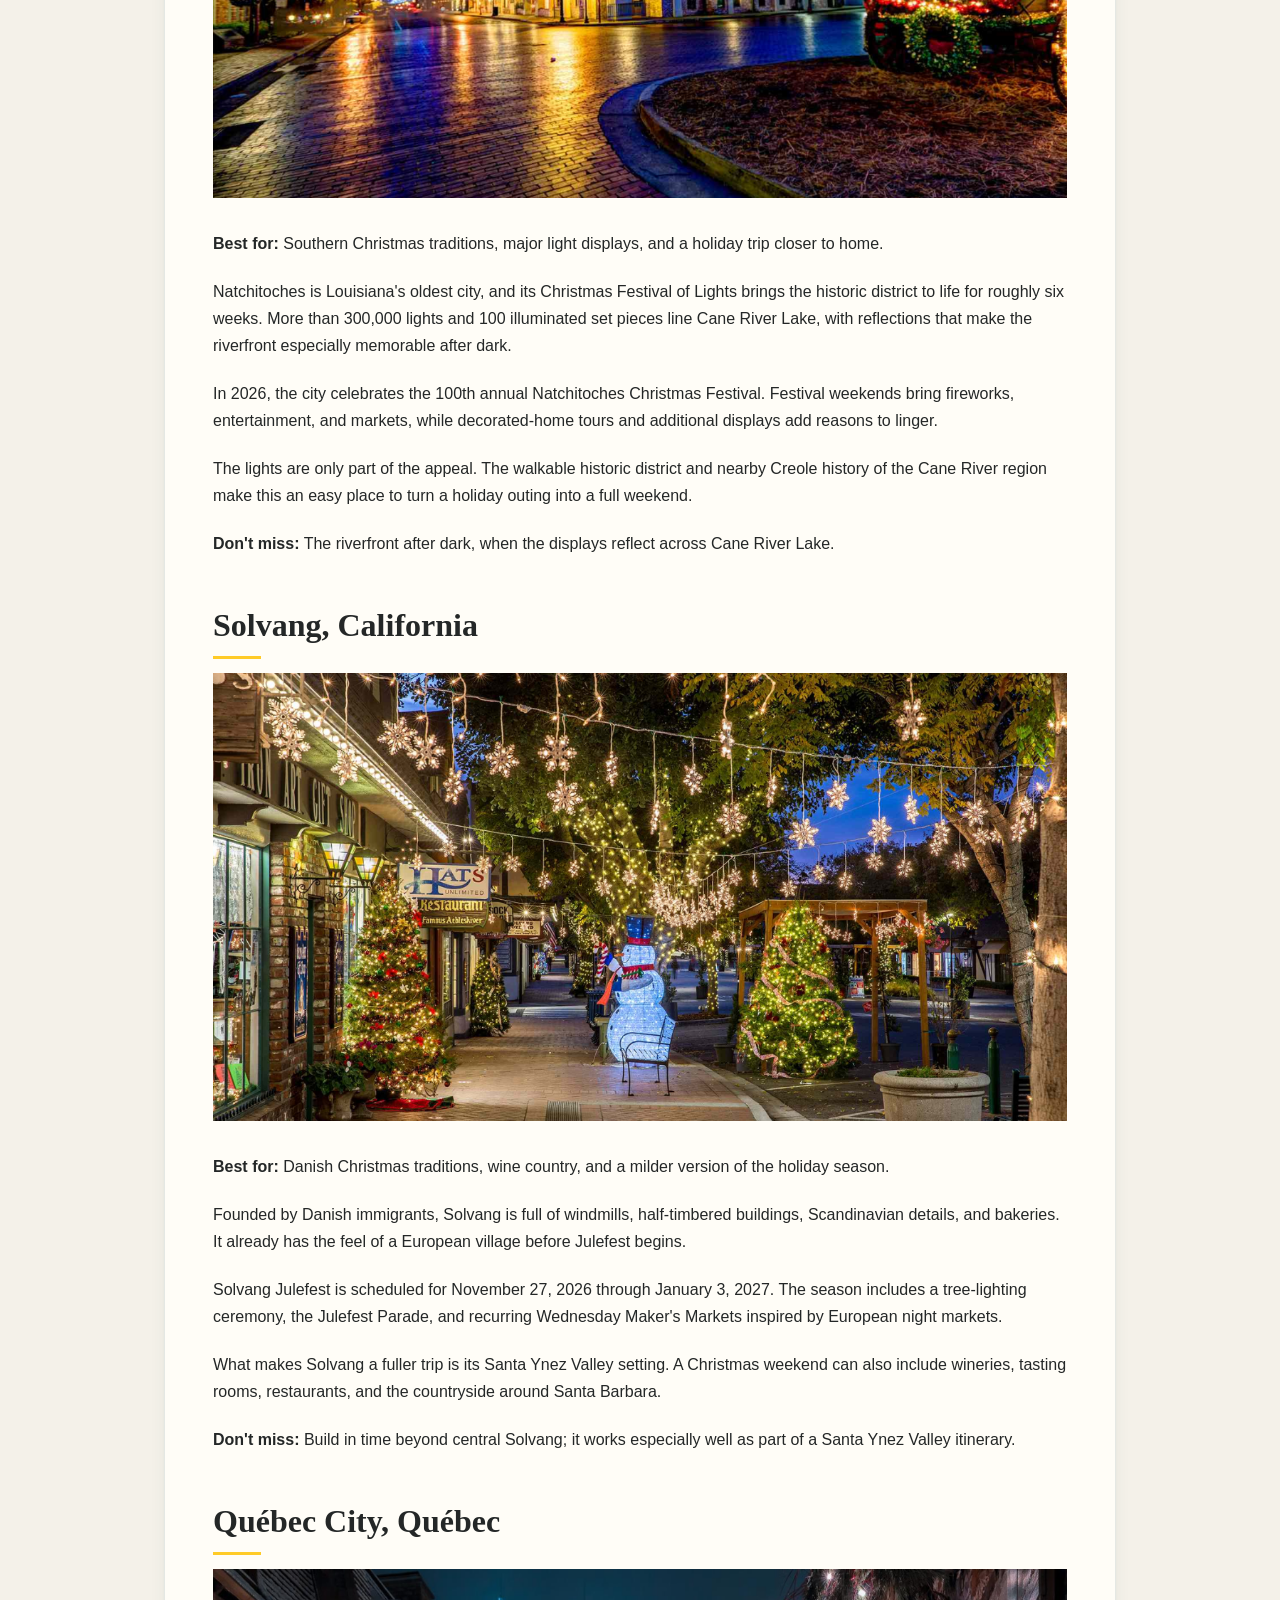
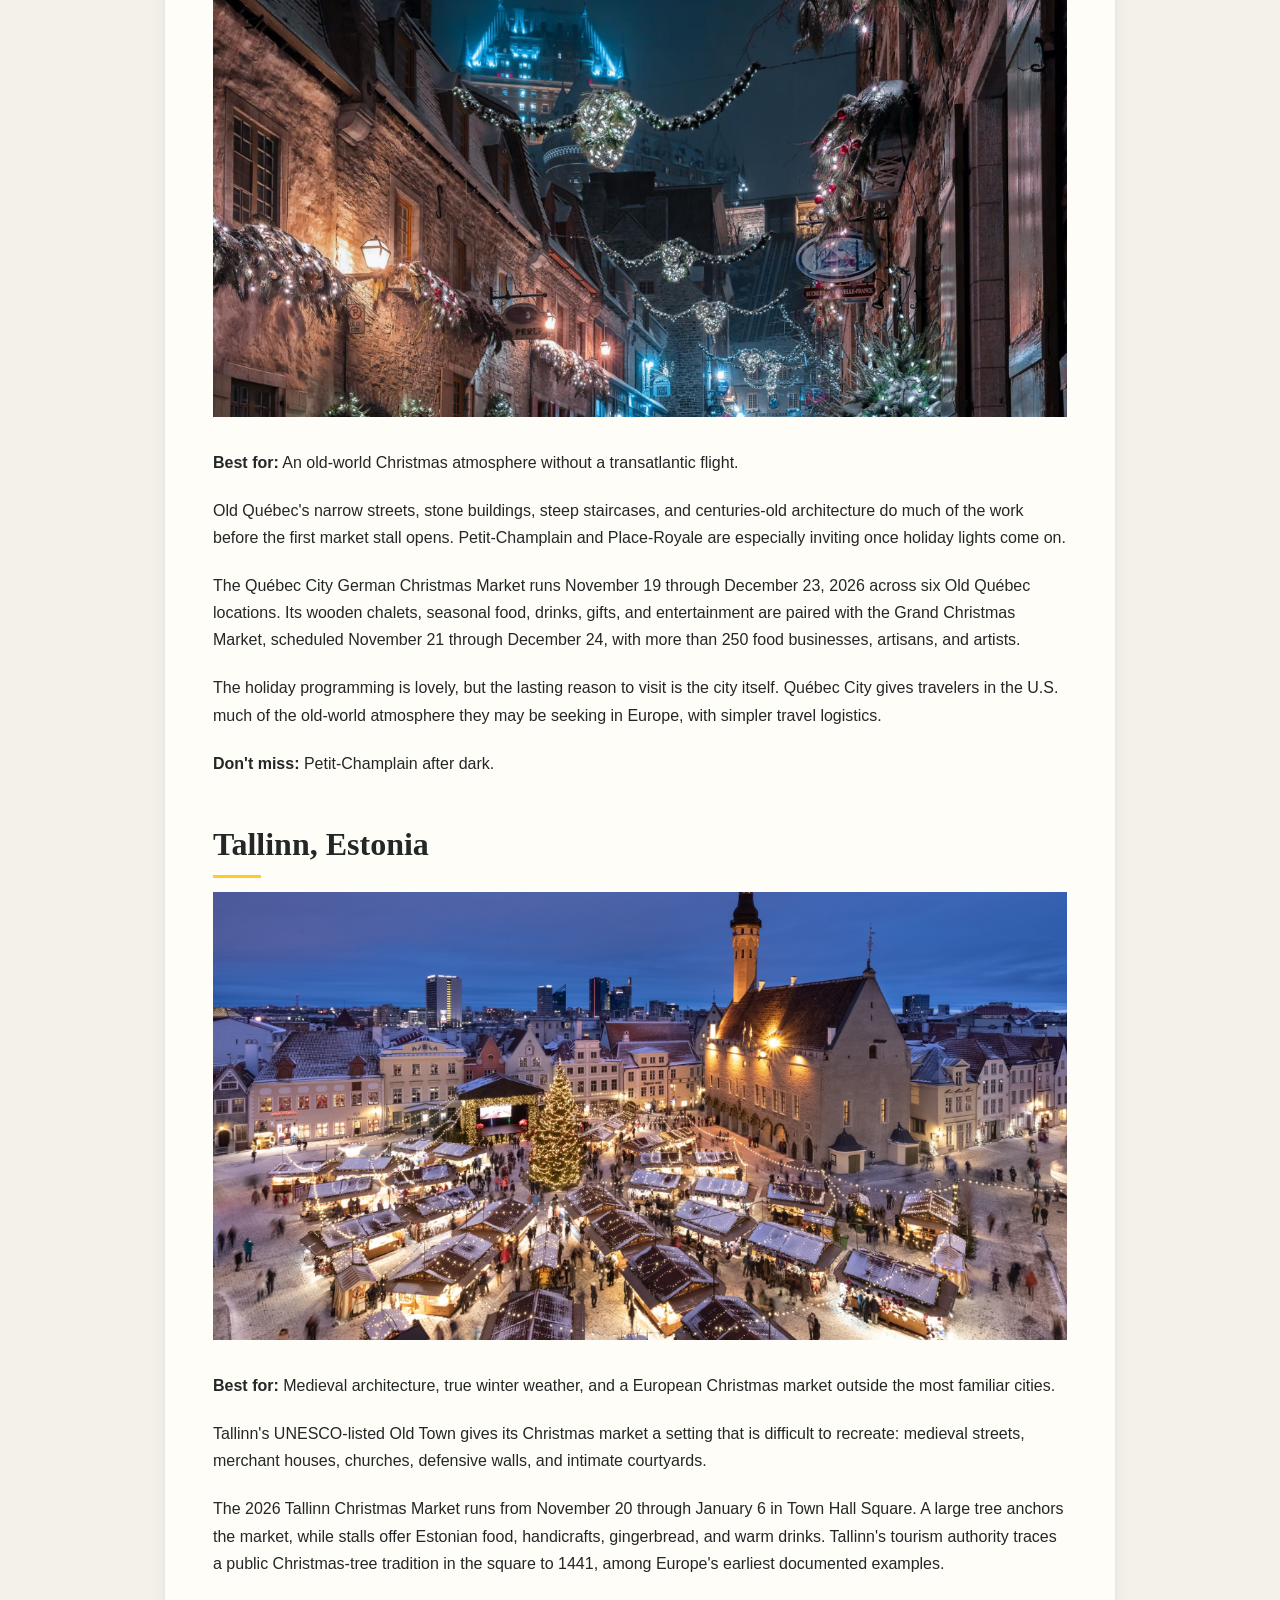
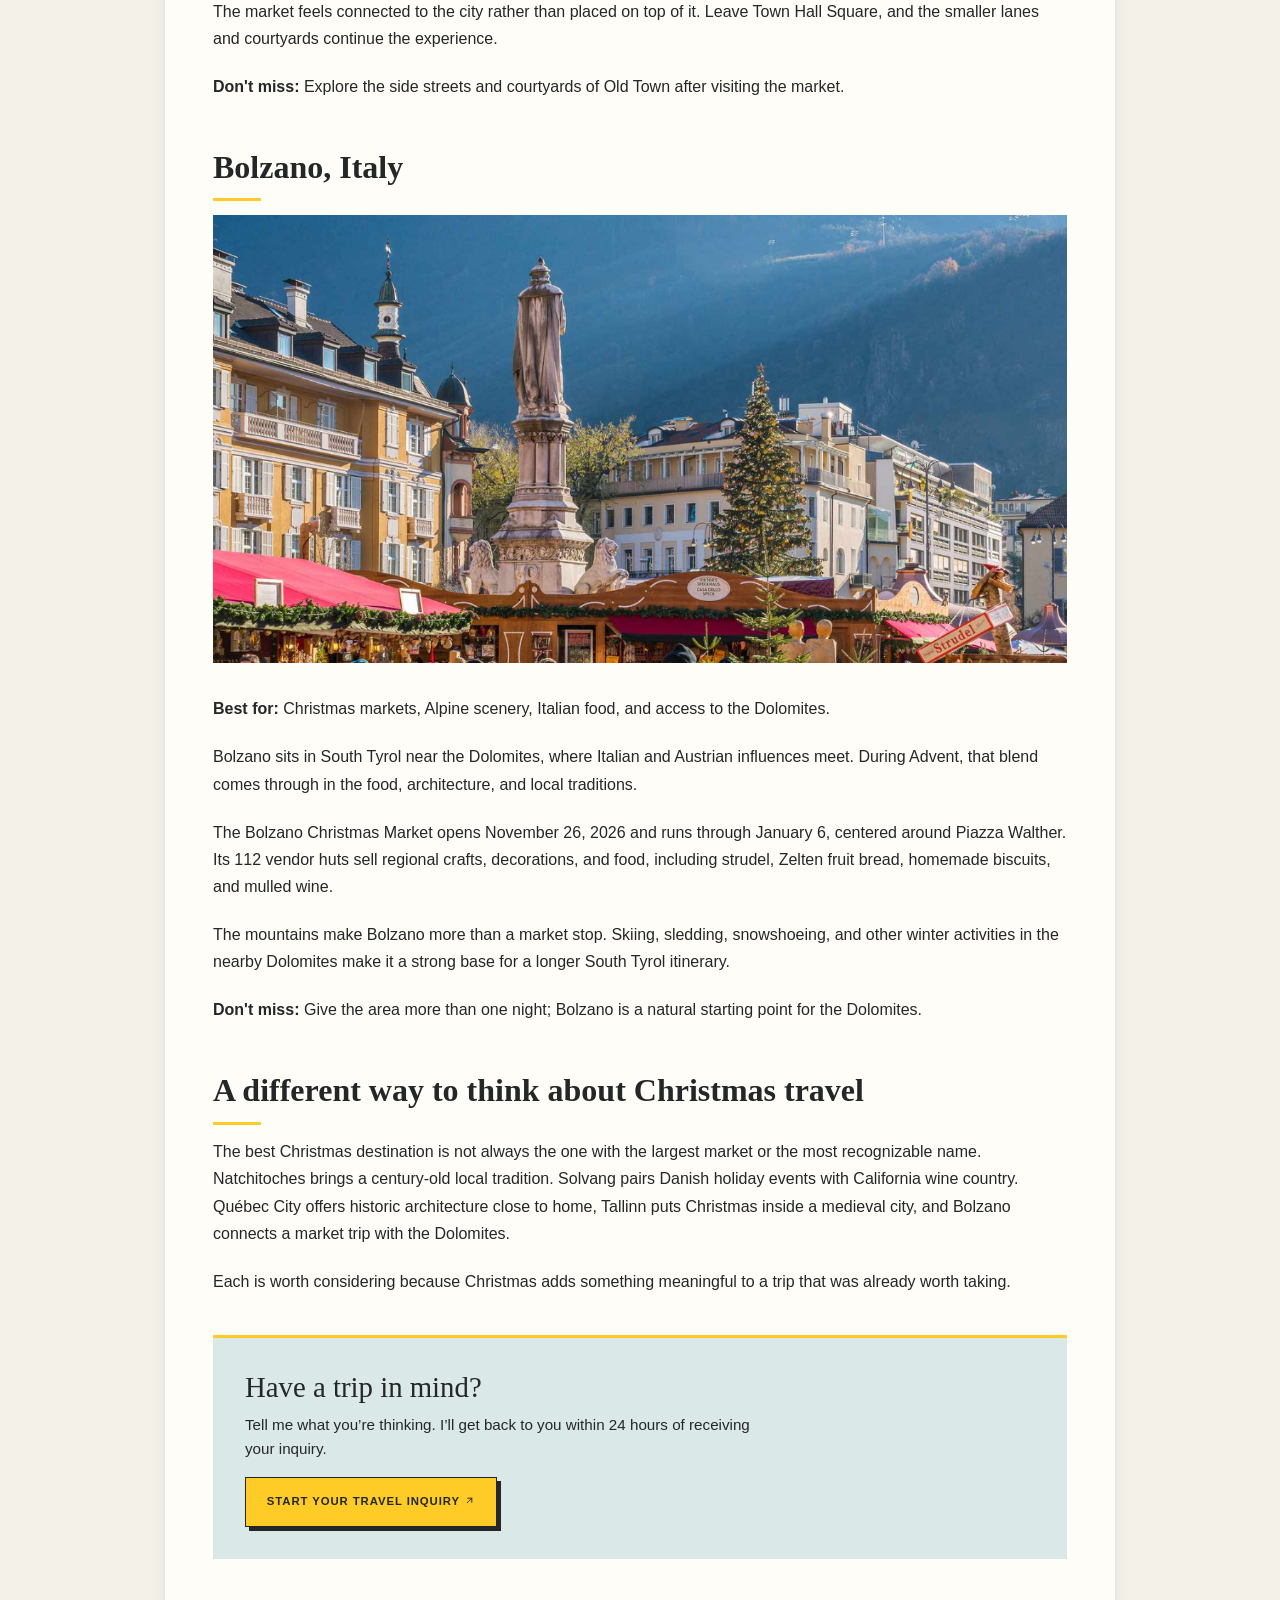
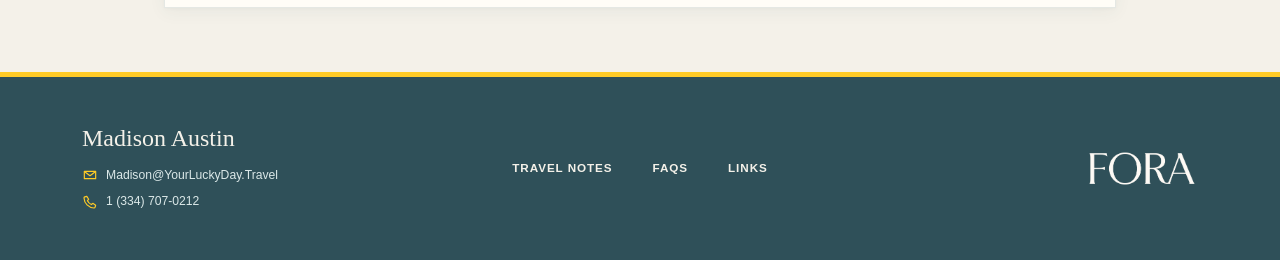
<file: notes/note/christmas-destinations-for-2026/index.html>
<!doctype html>
<!-- Generated by notes/build.py; edit the source .txt files instead. -->
<html lang="en">
  <head>
    <!-- Google tag (gtag.js) — production only -->
    <script>
      if (['yourluckyday.travel', 'www.yourluckyday.travel'].includes(window.location.hostname)) {
        window.dataLayer = window.dataLayer || [];
        function gtag(){dataLayer.push(arguments);}
        gtag('js', new Date());
        gtag('config', 'G-4T07M1ET6K');

        const googleTag = document.createElement('script');
        googleTag.async = true;
        googleTag.src = 'https://www.googletagmanager.com/gtag/js?id=G-4T07M1ET6K';
        document.head.appendChild(googleTag);
      }
    </script>
    <meta charset="utf-8">
    <meta name="viewport" content="width=device-width, initial-scale=1">
    <title>5 Christmas Destinations Worth Considering for 2026 | Your Lucky Day</title>
    <meta name="description" content="Five destinations with established 2026 holiday traditions, memorable settings, and plenty to experience beyond the lights and markets.">
    <meta name="author" content="Madison Austin">
    <meta name="robots" content="index, follow, max-image-preview:large">
    <link rel="canonical" href="https://yourluckyday.travel/notes/note/christmas-destinations-for-2026/">

    <meta property="og:type" content="article">
    <meta property="og:locale" content="en_US">
    <meta property="og:site_name" content="Your Lucky Day">
    <meta property="og:url" content="https://yourluckyday.travel/notes/note/christmas-destinations-for-2026/">
    <meta property="og:title" content="5 Christmas Destinations Worth Considering for 2026 | Your Lucky Day">
    <meta property="og:description" content="Five destinations with established 2026 holiday traditions, memorable settings, and plenty to experience beyond the lights and markets.">
    <meta property="og:image" content="https://yourluckyday.travel/notes/images/christmas-town.png">

    <meta property="og:image:alt" content="A festive small town dressed in Christmas lights at dusk.">
    <meta name="twitter:image" content="https://yourluckyday.travel/notes/images/christmas-town.png">
    <meta name="twitter:image:alt" content="A festive small town dressed in Christmas lights at dusk.">
    <meta name="twitter:card" content="summary_large_image">
    <meta name="twitter:title" content="5 Christmas Destinations Worth Considering for 2026 | Your Lucky Day">
    <meta name="twitter:description" content="Five destinations with established 2026 holiday traditions, memorable settings, and plenty to experience beyond the lights and markets.">
    <meta name="theme-color" content="#56818c">

    <link href="https://cdn.jsdelivr.net/npm/bootstrap@5.3.8/dist/css/bootstrap.min.css" rel="stylesheet" integrity="sha384-sRIl4kxILFvY47J16cr9ZwB07vP4J8+LH7qKQnuqkuIAvNWLzeN8tE5YBujZqJLB" crossorigin="anonymous">
    <link href="https://cdnjs.cloudflare.com/ajax/libs/font-awesome/6.7.2/css/all.min.css" rel="stylesheet">
    <link href="/branding/css/colors.css" rel="stylesheet">
    <link rel="stylesheet" href="/notes/notes.css">
    <link rel="icon" href="/branding/assets/favicon.svg?v=2" type="image/svg+xml">
<meta property="article:published_time" content="2026-09-17">
<meta property="article:modified_time" content="2026-09-17">
<script type="application/ld+json">{"@context": "https://schema.org", "@graph": [{"@type": "Article", "@id": "https://yourluckyday.travel/notes/note/christmas-destinations-for-2026/#article", "mainEntityOfPage": "https://yourluckyday.travel/notes/note/christmas-destinations-for-2026/", "headline": "5 Christmas Destinations Worth Considering for 2026", "description": "Five destinations with established 2026 holiday traditions, memorable settings, and plenty to experience beyond the lights and markets.", "inLanguage": "en-US", "author": {"@type": "Person", "name": "Madison Austin", "url": "https://yourluckyday.travel/#about"}, "publisher": {"@type": "Organization", "name": "Your Lucky Day", "url": "https://yourluckyday.travel/"}, "image": "https://yourluckyday.travel/notes/images/christmas-town.png", "datePublished": "2026-09-17", "dateModified": "2026-09-17"}, {"@type": "BreadcrumbList", "itemListElement": [{"@type": "ListItem", "position": 1, "name": "Home", "item": "https://yourluckyday.travel/"}, {"@type": "ListItem", "position": 2, "name": "Travel Notes", "item": "https://yourluckyday.travel/notes/"}, {"@type": "ListItem", "position": 3, "name": "5 Christmas Destinations Worth Considering for 2026", "item": "https://yourluckyday.travel/notes/note/christmas-destinations-for-2026/"}]}]}</script>
<script src="/notes/share.js" defer></script>
  </head>
  <body class="d-flex flex-column min-vh-100">
    <a class="skip-link" href="#notes-main">Skip to content</a>
    <header class="site-header">
        <div class="header-banner">
          <div class="container d-flex flex-wrap justify-content-center align-items-center">
            <span class="header-banner-item">Plan with Madison</span>
            <span class="header-banner-item">Travel at your pace</span>
            <span class="header-banner-item">Your Lucky Day</span>
          </div>
        </div>
      <nav class="navbar navbar-expand-md custom-navbar py-3" aria-label="Main navigation">
        <div class="container">
          <a class="navbar-brand py-0 me-4" href="/" aria-label="Your Lucky Day home">
            <span class="brand-wordmark">Your Lucky Day<span class="brand-descriptor">Travel planning &amp; discovery</span></span>
          </a>
          <button
            class="navbar-toggler"
            type="button"
            data-bs-toggle="collapse"
            data-bs-target="#mainNavigation"
            aria-controls="mainNavigation"
            aria-expanded="false"
            aria-label="Toggle navigation"
          >
            <span class="navbar-toggler-icon"></span>
          </button>
          <div class="collapse navbar-collapse justify-content-end" id="mainNavigation">
            <ul class="navbar-nav align-items-md-center text-center gap-md-1 gap-lg-2">
              <li class="nav-item"><a class="nav-link" href="/notes/">Travel Notes</a></li>
              <li class="nav-item"><a class="nav-link" href="/faq/">FAQs</a></li>
              <li class="nav-item"><a class="nav-link" href="/links/">Links</a></li>
              <li class="nav-item ms-md-2"><a class="nav-link header-contact-link" href="https://secure.foratravel.com/intake/SJvaVFpVIX" target="_blank" rel="noopener noreferrer">Plan a trip</a></li>
            </ul>
          </div>
        </div>
      </nav>
    </header>
    <main id="notes-main" class="notes-main flex-grow-1 w-100">
<article class="note-article" id="article-top"><nav class="note-breadcrumbs" aria-label="Breadcrumb"><a href="/">Home</a> <span aria-hidden="true">/</span> <a href="/notes/">Travel Notes</a> <span aria-hidden="true">/</span> <span aria-current="page">5 Christmas Destinations Worth Considering for 2026</span></nav><h1 class="note-title">5 Christmas Destinations Worth Considering for 2026</h1><div class="note-meta-row"><p class="note-meta"><span class="note-author">Madison Austin</span><span class="note-published"><time datetime="2026-09-17">September 17, 2026</time></span></p><div class="note-share"><button type="button" class="note-share-button" hidden>Share <i class="fa-solid fa-paper-plane" aria-hidden="true"></i></button><span class="note-share-status" role="status"></span><div class="note-share-fallback" hidden><label for="article-share-url">Copy this article link:</label><input id="article-share-url" type="url" readonly></div></div></div><p class="note-summary">Five destinations with established 2026 holiday traditions, memorable settings, and plenty to experience beyond the lights and markets.</p><img class="note-image" src="/notes/images/christmas-town.png" alt="A festive small town dressed in Christmas lights at dusk." decoding="async"><div class="note-body"><p>Search for Christmas travel ideas and the same destinations appear almost immediately: New York City, London, Vienna, and Strasbourg.</p>
<p>They are popular for a reason. But there are other places with strong holiday traditions, beautiful settings, and enough to enjoy beyond Christmas itself. These are my recommendations for the 2026 holiday season, based on the 2026 event schedules currently available. These five are worth a closer look.</p>
<h2 class="fw-bold" id="section-natchitoches-louisiana">Natchitoches, Louisiana</h2>
<img class="note-image note-inline-image" src="/notes/images/christmas-destinations-2026/Natchitoches%2C%20Louisiana.png" alt="Natchitoches, Louisiana at Christmas" decoding="async">
<p><strong>Best for:</strong> Southern Christmas traditions, major light displays, and a holiday trip closer to home.</p>
<p>Natchitoches is Louisiana&#x27;s oldest city, and its Christmas Festival of Lights brings the historic district to life for roughly six weeks. More than 300,000 lights and 100 illuminated set pieces line Cane River Lake, with reflections that make the riverfront especially memorable after dark.</p>
<p>In 2026, the city celebrates the 100th annual Natchitoches Christmas Festival. Festival weekends bring fireworks, entertainment, and markets, while decorated-home tours and additional displays add reasons to linger.</p>
<p>The lights are only part of the appeal. The walkable historic district and nearby Creole history of the Cane River region make this an easy place to turn a holiday outing into a full weekend.</p>
<p><strong>Don&#x27;t miss:</strong> The riverfront after dark, when the displays reflect across Cane River Lake.</p>
<h2 class="fw-bold" id="section-solvang-california">Solvang, California</h2>
<img class="note-image note-inline-image" src="/notes/images/christmas-destinations-2026/Solvang%2C%20California.png" alt="Solvang, California at Christmas" decoding="async">
<p><strong>Best for:</strong> Danish Christmas traditions, wine country, and a milder version of the holiday season.</p>
<p>Founded by Danish immigrants, Solvang is full of windmills, half-timbered buildings, Scandinavian details, and bakeries. It already has the feel of a European village before Julefest begins.</p>
<p>Solvang Julefest is scheduled for November 27, 2026 through January 3, 2027. The season includes a tree-lighting ceremony, the Julefest Parade, and recurring Wednesday Maker&#x27;s Markets inspired by European night markets.</p>
<p>What makes Solvang a fuller trip is its Santa Ynez Valley setting. A Christmas weekend can also include wineries, tasting rooms, restaurants, and the countryside around Santa Barbara.</p>
<p><strong>Don&#x27;t miss:</strong> Build in time beyond central Solvang; it works especially well as part of a Santa Ynez Valley itinerary.</p>
<h2 class="fw-bold" id="section-qu-bec-city-qu-bec">Québec City, Québec</h2>
<img class="note-image note-inline-image" src="/notes/images/christmas-destinations-2026/Qu%C3%A9bec%20City%2C%20Qu%C3%A9bec.png" alt="Québec City, Québec at Christmas" decoding="async">
<p><strong>Best for:</strong> An old-world Christmas atmosphere without a transatlantic flight.</p>
<p>Old Québec&#x27;s narrow streets, stone buildings, steep staircases, and centuries-old architecture do much of the work before the first market stall opens. Petit-Champlain and Place-Royale are especially inviting once holiday lights come on.</p>
<p>The Québec City German Christmas Market runs November 19 through December 23, 2026 across six Old Québec locations. Its wooden chalets, seasonal food, drinks, gifts, and entertainment are paired with the Grand Christmas Market, scheduled November 21 through December 24, with more than 250 food businesses, artisans, and artists.</p>
<p>The holiday programming is lovely, but the lasting reason to visit is the city itself. Québec City gives travelers in the U.S. much of the old-world atmosphere they may be seeking in Europe, with simpler travel logistics.</p>
<p><strong>Don&#x27;t miss:</strong> Petit-Champlain after dark.</p>
<h2 class="fw-bold" id="section-tallinn-estonia">Tallinn, Estonia</h2>
<img class="note-image note-inline-image" src="/notes/images/christmas-destinations-2026/Tallinn%2C%20Estonia.png" alt="Tallinn, Estonia at Christmas" decoding="async">
<p><strong>Best for:</strong> Medieval architecture, true winter weather, and a European Christmas market outside the most familiar cities.</p>
<p>Tallinn&#x27;s UNESCO-listed Old Town gives its Christmas market a setting that is difficult to recreate: medieval streets, merchant houses, churches, defensive walls, and intimate courtyards.</p>
<p>The 2026 Tallinn Christmas Market runs from November 20 through January 6 in Town Hall Square. A large tree anchors the market, while stalls offer Estonian food, handicrafts, gingerbread, and warm drinks. Tallinn&#x27;s tourism authority traces a public Christmas-tree tradition in the square to 1441, among Europe&#x27;s earliest documented examples.</p>
<p>The market feels connected to the city rather than placed on top of it. Leave Town Hall Square, and the smaller lanes and courtyards continue the experience.</p>
<p><strong>Don&#x27;t miss:</strong> Explore the side streets and courtyards of Old Town after visiting the market.</p>
<h2 class="fw-bold" id="section-bolzano-italy">Bolzano, Italy</h2>
<img class="note-image note-inline-image" src="/notes/images/christmas-destinations-2026/Bolzano%2C%20Italy.png" alt="Bolzano, Italy at Christmas" decoding="async">
<p><strong>Best for:</strong> Christmas markets, Alpine scenery, Italian food, and access to the Dolomites.</p>
<p>Bolzano sits in South Tyrol near the Dolomites, where Italian and Austrian influences meet. During Advent, that blend comes through in the food, architecture, and local traditions.</p>
<p>The Bolzano Christmas Market opens November 26, 2026 and runs through January 6, centered around Piazza Walther. Its 112 vendor huts sell regional crafts, decorations, and food, including strudel, Zelten fruit bread, homemade biscuits, and mulled wine.</p>
<p>The mountains make Bolzano more than a market stop. Skiing, sledding, snowshoeing, and other winter activities in the nearby Dolomites make it a strong base for a longer South Tyrol itinerary.</p>
<p><strong>Don&#x27;t miss:</strong> Give the area more than one night; Bolzano is a natural starting point for the Dolomites.</p>
<h2 class="fw-bold" id="section-a-different-way-to-think-about-christmas-travel">A different way to think about Christmas travel</h2>
<p>The best Christmas destination is not always the one with the largest market or the most recognizable name. Natchitoches brings a century-old local tradition. Solvang pairs Danish holiday events with California wine country. Québec City offers historic architecture close to home, Tallinn puts Christmas inside a medieval city, and Bolzano connects a market trip with the Dolomites.</p>
<p>Each is worth considering because Christmas adds something meaningful to a trip that was already worth taking.</p></div><aside class="note-inquiry" aria-labelledby="note-inquiry-heading"><h2 id="note-inquiry-heading">Have a trip in mind?</h2><p>Tell me what you’re thinking. I’ll get back to you within 24 hours of receiving your inquiry.</p><a class="btn btn-brand-primary" href="https://secure.foratravel.com/intake/SJvaVFpVIX" target="_blank" rel="noopener noreferrer">Start your travel inquiry <span class="arrow-icon" aria-hidden="true"></span></a></aside></article><a class="note-back-to-top" href="#article-top" hidden>Return to top <i class="fa-solid fa-arrow-up" aria-hidden="true"></i></a>
    </main>
    <footer class="site-footer py-5">
      <div class="container">
        <div class="row align-items-center gy-4">
          <div class="col-md-3 text-center text-md-start">
            <address class="footer-contact-details mb-0">
              <p class="footer-contact-name mb-2">Madison Austin</p>
              <a href="mailto:Madison@YourLuckyDay.Travel">
                <svg class="footer-contact-icon" viewBox="0 0 24 24" aria-hidden="true">
                  <path d="M3.5 6.5h17v11h-17z"></path>
                  <path d="m4 7 8 6 8-6"></path>
                </svg>
                <span>Madison@YourLuckyDay.Travel</span>
              </a>
              <a href="tel:+13347070212">
                <svg class="footer-contact-icon" viewBox="0 0 24 24" aria-hidden="true">
                  <path d="M7.2 3.5 10 7.8 8.2 10c1.3 2.6 3.2 4.5 5.8 5.8l2.2-1.8 4.3 2.8-.8 3c-.2.7-.9 1.2-1.7 1.2C9.7 20.5 3.5 14.3 3 6c0-.8.5-1.5 1.2-1.7z"></path>
                </svg>
                <span>1 (334) 707-0212</span>
              </a>
            </address>
          </div>

          <div class="col-md-6">
            <nav aria-label="Footer navigation">
              <ul class="nav justify-content-center align-items-center gap-1 gap-lg-2">
                <li class="nav-item"><a class="nav-link" href="/notes/">Travel Notes</a></li>
                <li class="nav-item"><a class="nav-link" href="/faq/">FAQs</a></li>
              <li class="nav-item"><a class="nav-link" href="/links/">Links</a></li>
              </ul>
            </nav>
          </div>

          <div class="col-md-3 text-center text-md-end">
            <img
              src="/branding/fora/Fora_Logo_Light.png"
              alt="Fora"
              class="footer-fora-logo img-fluid"
            >
          </div>
        </div>
      </div>
    </footer>
    <script
      src="https://cdn.jsdelivr.net/npm/bootstrap@5.3.8/dist/js/bootstrap.bundle.min.js"
      integrity="sha384-FKyoEForCGlyvwx9Hj09JcYn3nv7wiPVlz7YYwJrWVcXK/BmnVDxM+D2scQbITxI"
      crossorigin="anonymous"
    ></script>
  </body>
</html>
</file>
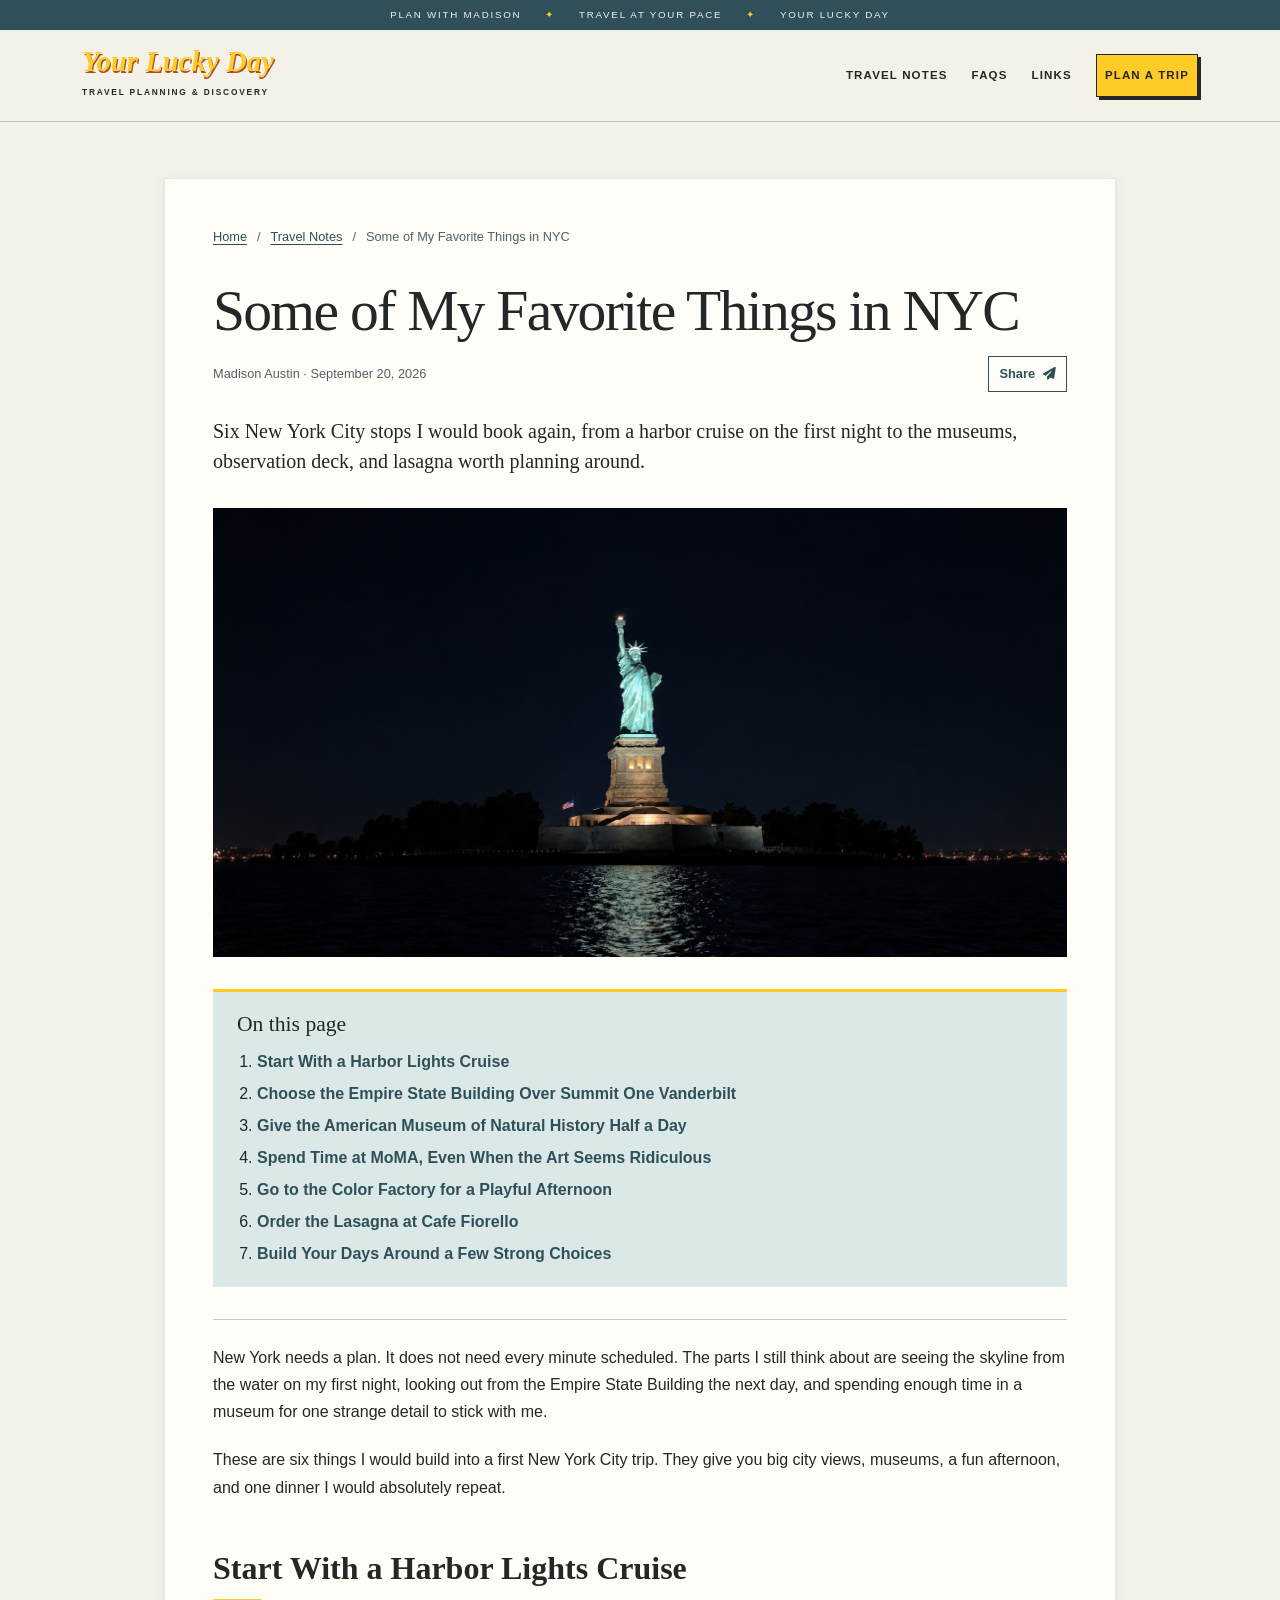
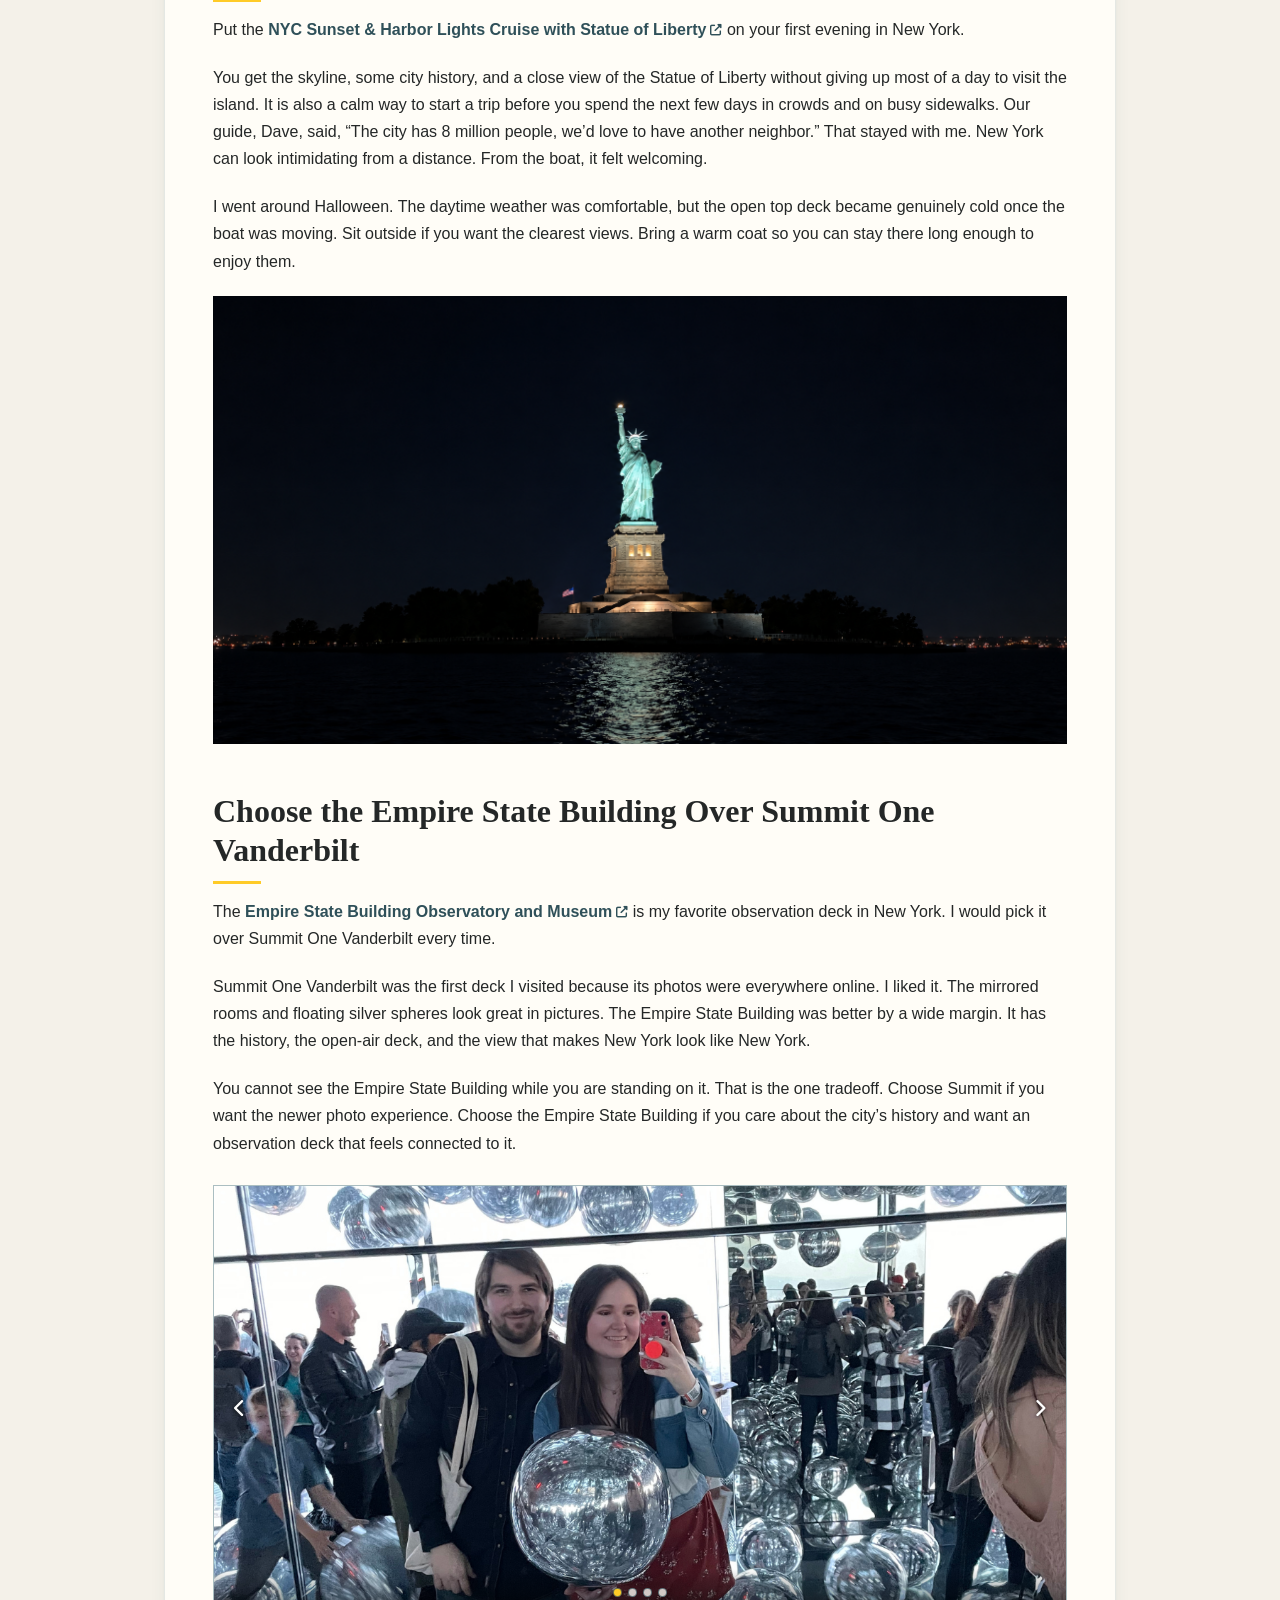
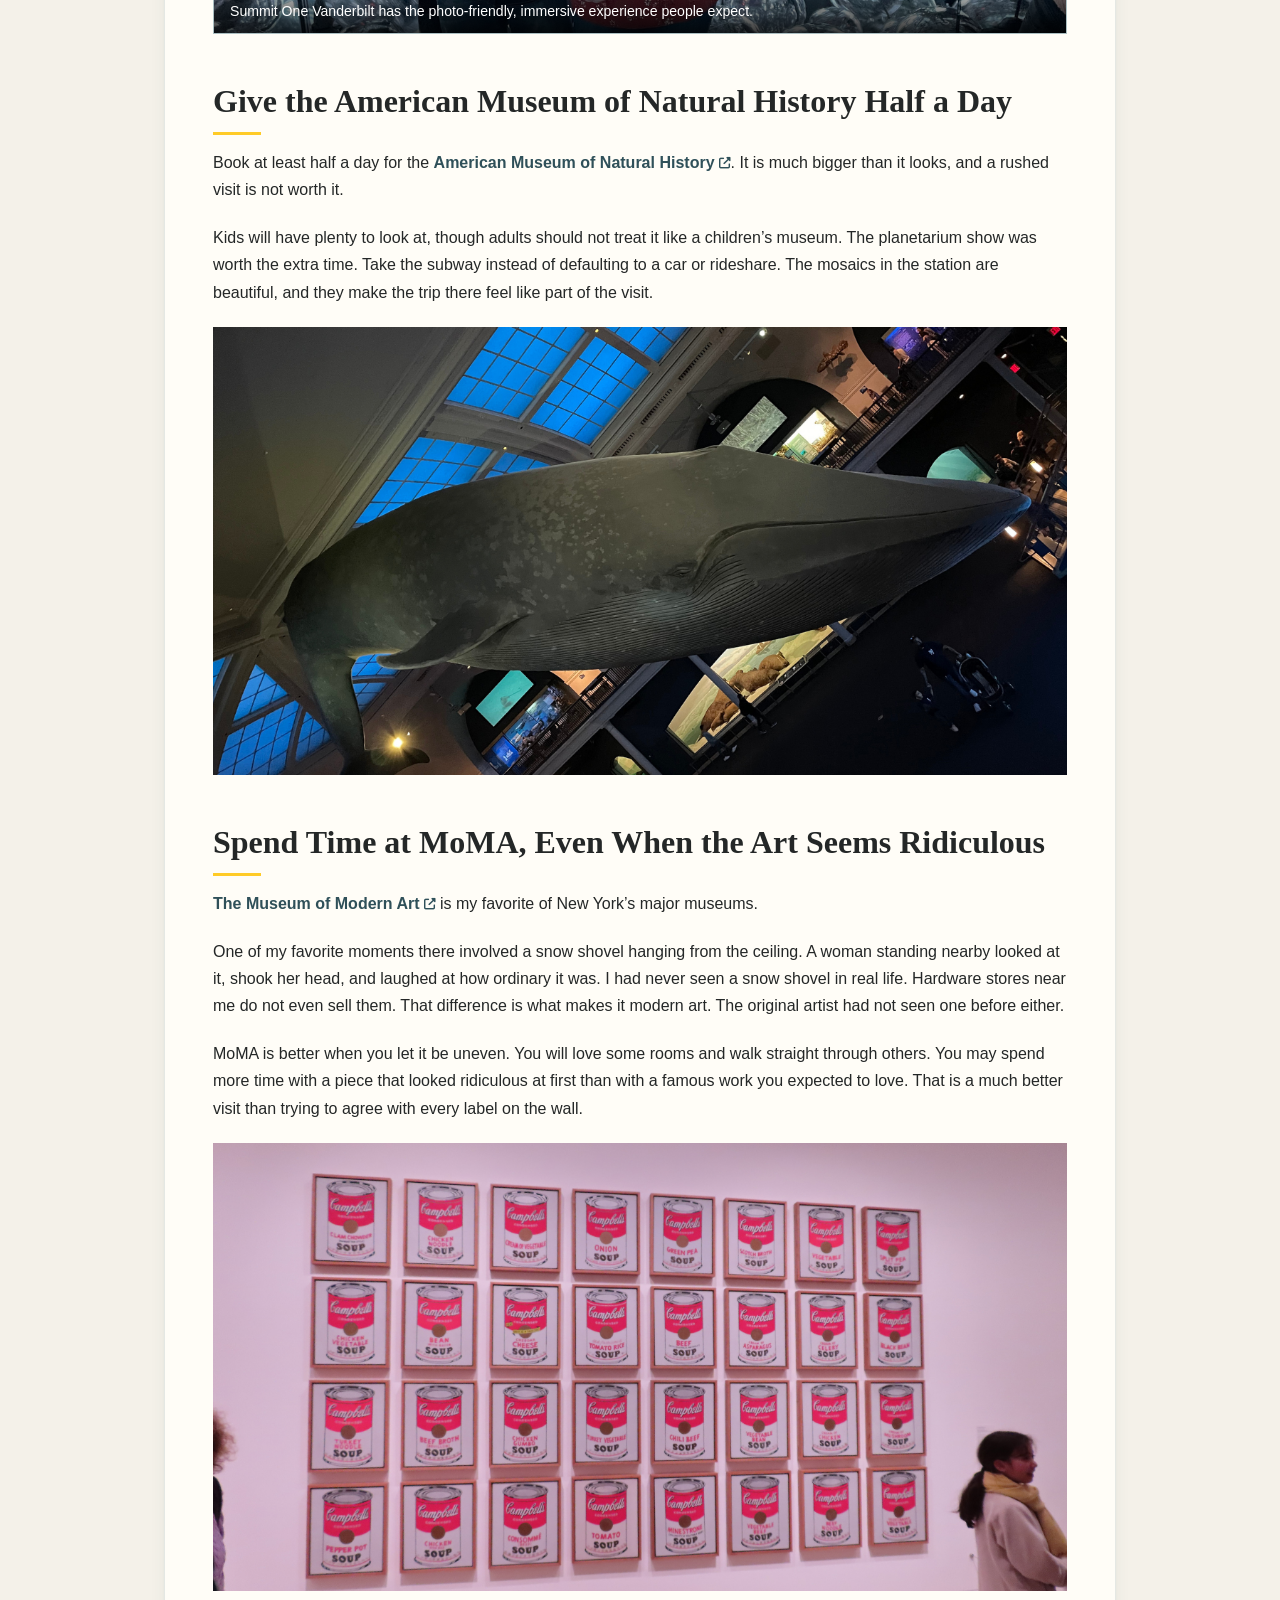
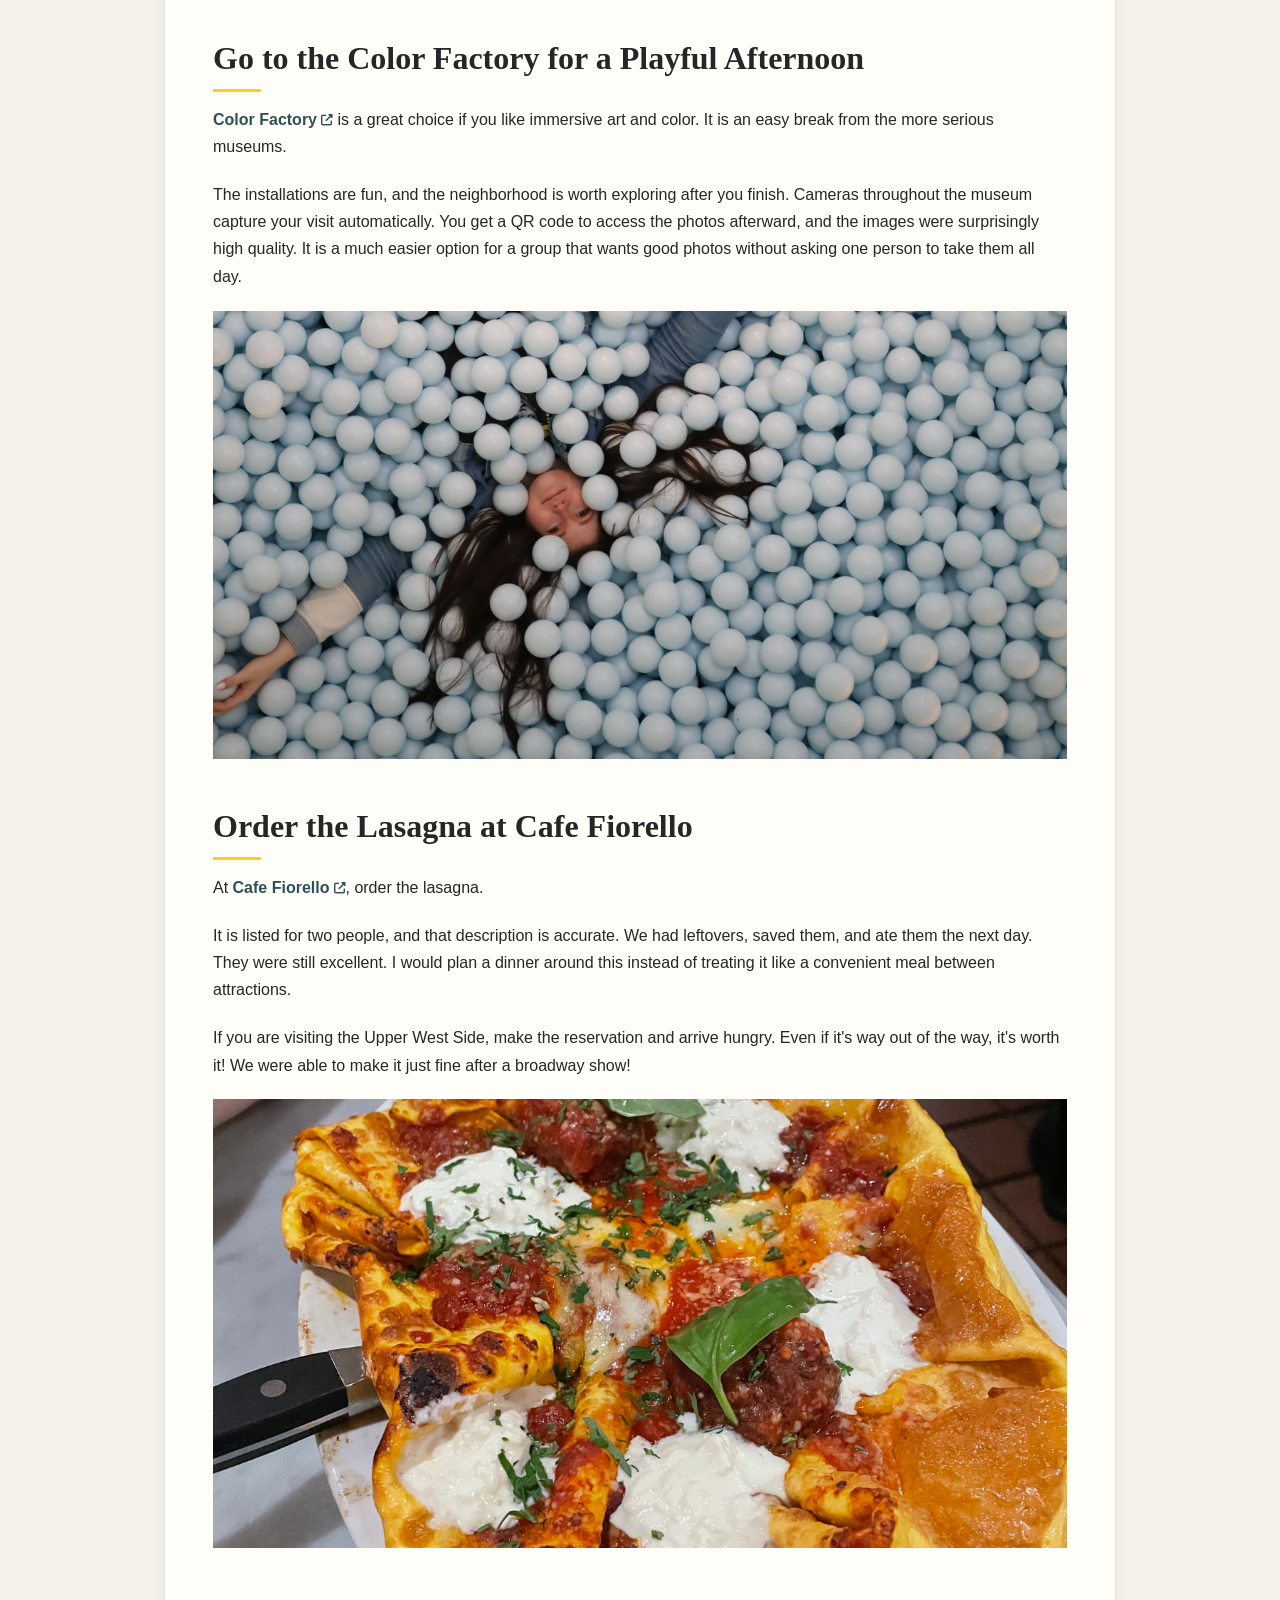
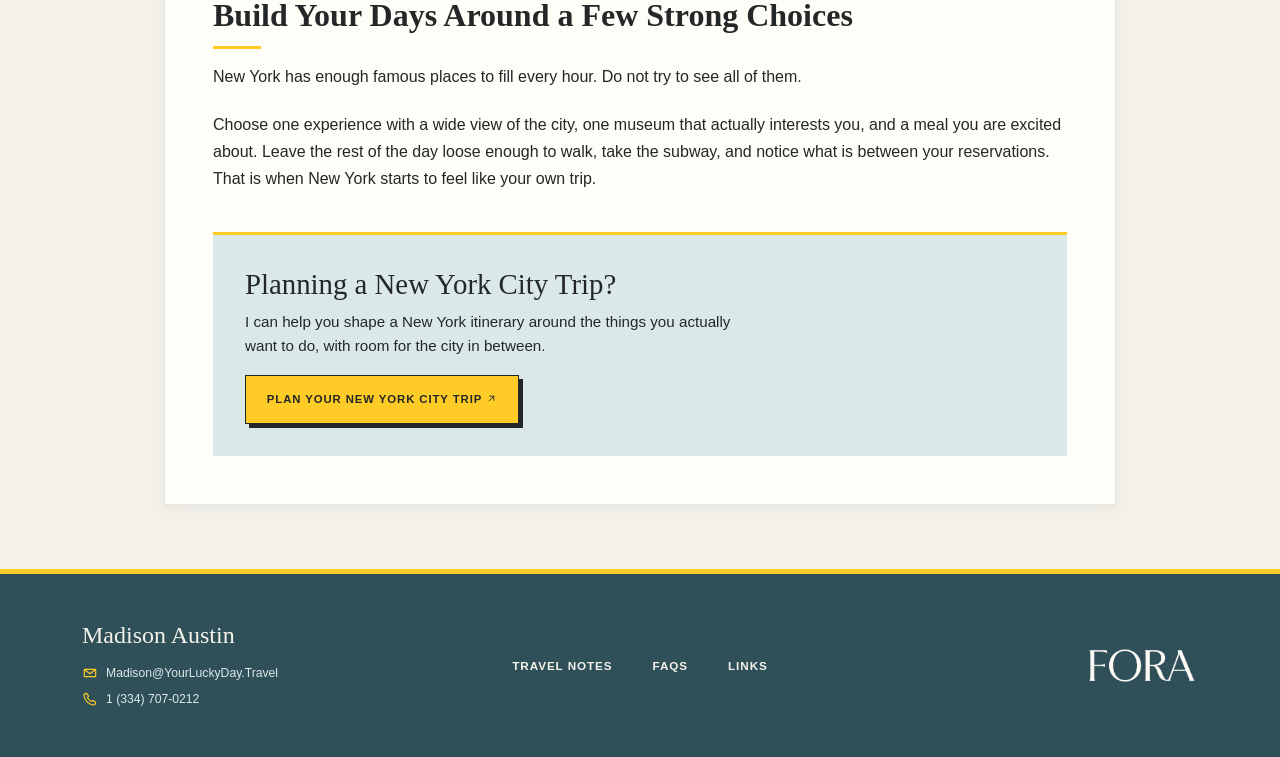
<file: notes/note/new-york-city-first-trip/index.html>
<!doctype html>
<!-- Generated by notes/build.py; edit the source .txt files instead. -->
<html lang="en">
  <head>
    <!-- Google tag (gtag.js) — production only -->
    <script>
      if (['yourluckyday.travel', 'www.yourluckyday.travel'].includes(window.location.hostname)) {
        window.dataLayer = window.dataLayer || [];
        function gtag(){dataLayer.push(arguments);}
        gtag('js', new Date());
        gtag('config', 'G-4T07M1ET6K');

        const googleTag = document.createElement('script');
        googleTag.async = true;
        googleTag.src = 'https://www.googletagmanager.com/gtag/js?id=G-4T07M1ET6K';
        document.head.appendChild(googleTag);
      }
    </script>
    <meta charset="utf-8">
    <meta name="viewport" content="width=device-width, initial-scale=1">
    <title>Some of My Favorite Things in NYC | Your Lucky Day</title>
    <meta name="description" content="Six New York City stops I would book again, from a harbor cruise on the first night to the museums, observation deck, and lasagna worth planning around.">
    <meta name="author" content="Madison Austin">
    <meta name="robots" content="index, follow, max-image-preview:large">
    <link rel="canonical" href="https://yourluckyday.travel/notes/note/new-york-city-first-trip/">

    <meta property="og:type" content="article">
    <meta property="og:locale" content="en_US">
    <meta property="og:site_name" content="Your Lucky Day">
    <meta property="og:url" content="https://yourluckyday.travel/notes/note/new-york-city-first-trip/">
    <meta property="og:title" content="Some of My Favorite Things in NYC | Your Lucky Day">
    <meta property="og:description" content="Six New York City stops I would book again, from a harbor cruise on the first night to the museums, observation deck, and lasagna worth planning around.">
    <meta property="og:image" content="https://yourluckyday.travel/notes/images/new-york/harbor-lights-cruise-statue-of-liberty.png">

    <meta property="og:image:alt" content="The Statue of Liberty lit up at night, seen from a harbor cruise.">
    <meta name="twitter:image" content="https://yourluckyday.travel/notes/images/new-york/harbor-lights-cruise-statue-of-liberty.png">
    <meta name="twitter:image:alt" content="The Statue of Liberty lit up at night, seen from a harbor cruise.">
    <meta name="twitter:card" content="summary_large_image">
    <meta name="twitter:title" content="Some of My Favorite Things in NYC | Your Lucky Day">
    <meta name="twitter:description" content="Six New York City stops I would book again, from a harbor cruise on the first night to the museums, observation deck, and lasagna worth planning around.">
    <meta name="theme-color" content="#56818c">

    <link href="https://cdn.jsdelivr.net/npm/bootstrap@5.3.8/dist/css/bootstrap.min.css" rel="stylesheet" integrity="sha384-sRIl4kxILFvY47J16cr9ZwB07vP4J8+LH7qKQnuqkuIAvNWLzeN8tE5YBujZqJLB" crossorigin="anonymous">
    <link href="https://cdnjs.cloudflare.com/ajax/libs/font-awesome/6.7.2/css/all.min.css" rel="stylesheet">
    <link href="/branding/css/colors.css" rel="stylesheet">
    <link rel="stylesheet" href="/notes/notes.css">
    <link rel="icon" href="/branding/assets/favicon.svg?v=2" type="image/svg+xml">
<meta property="article:published_time" content="2026-09-20">
<meta property="article:modified_time" content="2026-09-20">
<script type="application/ld+json">{"@context": "https://schema.org", "@graph": [{"@type": "Article", "@id": "https://yourluckyday.travel/notes/note/new-york-city-first-trip/#article", "mainEntityOfPage": "https://yourluckyday.travel/notes/note/new-york-city-first-trip/", "headline": "Some of My Favorite Things in NYC", "description": "Six New York City stops I would book again, from a harbor cruise on the first night to the museums, observation deck, and lasagna worth planning around.", "inLanguage": "en-US", "author": {"@type": "Person", "name": "Madison Austin", "url": "https://yourluckyday.travel/#about"}, "publisher": {"@type": "Organization", "name": "Your Lucky Day", "url": "https://yourluckyday.travel/"}, "image": "https://yourluckyday.travel/notes/images/new-york/harbor-lights-cruise-statue-of-liberty.png", "datePublished": "2026-09-20", "dateModified": "2026-09-20"}, {"@type": "BreadcrumbList", "itemListElement": [{"@type": "ListItem", "position": 1, "name": "Home", "item": "https://yourluckyday.travel/"}, {"@type": "ListItem", "position": 2, "name": "Travel Notes", "item": "https://yourluckyday.travel/notes/"}, {"@type": "ListItem", "position": 3, "name": "Some of My Favorite Things in NYC", "item": "https://yourluckyday.travel/notes/note/new-york-city-first-trip/"}]}]}</script>
<script src="/notes/share.js" defer></script>
<script src="/notes/carousel.js" defer></script>
  </head>
  <body class="d-flex flex-column min-vh-100">
    <a class="skip-link" href="#notes-main">Skip to content</a>
    <header class="site-header">
        <div class="header-banner">
          <div class="container d-flex flex-wrap justify-content-center align-items-center">
            <span class="header-banner-item">Plan with Madison</span>
            <span class="header-banner-item">Travel at your pace</span>
            <span class="header-banner-item">Your Lucky Day</span>
          </div>
        </div>
      <nav class="navbar navbar-expand-md custom-navbar py-3" aria-label="Main navigation">
        <div class="container">
          <a class="navbar-brand py-0 me-4" href="/" aria-label="Your Lucky Day home">
            <span class="brand-wordmark">Your Lucky Day<span class="brand-descriptor">Travel planning &amp; discovery</span></span>
          </a>
          <button
            class="navbar-toggler"
            type="button"
            data-bs-toggle="collapse"
            data-bs-target="#mainNavigation"
            aria-controls="mainNavigation"
            aria-expanded="false"
            aria-label="Toggle navigation"
          >
            <span class="navbar-toggler-icon"></span>
          </button>
          <div class="collapse navbar-collapse justify-content-end" id="mainNavigation">
            <ul class="navbar-nav align-items-md-center text-center gap-md-1 gap-lg-2">
              <li class="nav-item"><a class="nav-link" href="/notes/">Travel Notes</a></li>
              <li class="nav-item"><a class="nav-link" href="/faq/">FAQs</a></li>
              <li class="nav-item"><a class="nav-link" href="/links/">Links</a></li>
              <li class="nav-item ms-md-2"><a class="nav-link header-contact-link" href="https://secure.foratravel.com/intake/SJvaVFpVIX" target="_blank" rel="noopener noreferrer">Plan a trip</a></li>
            </ul>
          </div>
        </div>
      </nav>
    </header>
    <main id="notes-main" class="notes-main flex-grow-1 w-100">
<article class="note-article" id="article-top"><nav class="note-breadcrumbs" aria-label="Breadcrumb"><a href="/">Home</a> <span aria-hidden="true">/</span> <a href="/notes/">Travel Notes</a> <span aria-hidden="true">/</span> <span aria-current="page">Some of My Favorite Things in NYC</span></nav><h1 class="note-title">Some of My Favorite Things in NYC</h1><div class="note-meta-row"><p class="note-meta"><span class="note-author">Madison Austin</span><span class="note-published"><time datetime="2026-09-20">September 20, 2026</time></span></p><div class="note-share"><button type="button" class="note-share-button" hidden>Share <i class="fa-solid fa-paper-plane" aria-hidden="true"></i></button><span class="note-share-status" role="status"></span><div class="note-share-fallback" hidden><label for="article-share-url">Copy this article link:</label><input id="article-share-url" type="url" readonly></div></div></div><p class="note-summary">Six New York City stops I would book again, from a harbor cruise on the first night to the museums, observation deck, and lasagna worth planning around.</p><img class="note-image" src="/notes/images/new-york/harbor-lights-cruise-statue-of-liberty.png" alt="The Statue of Liberty lit up at night, seen from a harbor cruise." decoding="async"><nav class="note-toc" aria-labelledby="note-toc-heading"><h2 id="note-toc-heading">On this page</h2><ol><li><a href="#section-start-with-a-harbor-lights-cruise">Start With a Harbor Lights Cruise</a></li><li><a href="#section-choose-the-empire-state-building-over-summit-one-vanderbilt">Choose the Empire State Building Over Summit One Vanderbilt</a></li><li><a href="#section-give-the-american-museum-of-natural-history-half-a-day">Give the American Museum of Natural History Half a Day</a></li><li><a href="#section-spend-time-at-moma-even-when-the-art-seems-ridiculous">Spend Time at MoMA, Even When the Art Seems Ridiculous</a></li><li><a href="#section-go-to-the-color-factory-for-a-playful-afternoon">Go to the Color Factory for a Playful Afternoon</a></li><li><a href="#section-order-the-lasagna-at-cafe-fiorello">Order the Lasagna at Cafe Fiorello</a></li><li><a href="#section-build-your-days-around-a-few-strong-choices">Build Your Days Around a Few Strong Choices</a></li></ol></nav><div class="note-body"><p>New York needs a plan. It does not need every minute scheduled. The parts I still think about are seeing the skyline from the water on my first night, looking out from the Empire State Building the next day, and spending enough time in a museum for one strange detail to stick with me.</p>
<p>These are six things I would build into a first New York City trip. They give you big city views, museums, a fun afternoon, and one dinner I would absolutely repeat.</p>
<h2 class="fw-bold" id="section-start-with-a-harbor-lights-cruise">Start With a Harbor Lights Cruise</h2>
<p>Put the <a href="https://www.getyourguide.com/new-york-city-l59/nyc-circle-line-2h-harbor-lights-cruise-skip-the-box-office-t108082/?partner_id=BTCRXG5&amp;currency=USD&amp;cmp=share_to_earn&amp;cmp=CL" target="_blank" rel="noopener noreferrer">NYC Sunset &amp; Harbor Lights Cruise with Statue of Liberty</a> on your first evening in New York.</p>
<p>You get the skyline, some city history, and a close view of the Statue of Liberty without giving up most of a day to visit the island. It is also a calm way to start a trip before you spend the next few days in crowds and on busy sidewalks. Our guide, Dave, said, “The city has 8 million people, we’d love to have another neighbor.” That stayed with me. New York can look intimidating from a distance. From the boat, it felt welcoming.</p>
<p>I went around Halloween. The daytime weather was comfortable, but the open top deck became genuinely cold once the boat was moving. Sit outside if you want the clearest views. Bring a warm coat so you can stay there long enough to enjoy them.</p>
<img class="note-image note-inline-image" src="/notes/images/new-york/harbor-lights-cruise-statue-of-liberty.png" alt="The Statue of Liberty lit up at night, seen from a harbor cruise." decoding="async">
<h2 class="fw-bold" id="section-choose-the-empire-state-building-over-summit-one-vanderbilt">Choose the Empire State Building Over Summit One Vanderbilt</h2>
<p>The <a href="https://www.getyourguide.com/new-york-city-l59/nyc-empire-state-building-tickets-observatory-museum-t1029649/?partner_id=BTCRXG5&amp;cmp=CL" target="_blank" rel="noopener noreferrer">Empire State Building Observatory and Museum</a> is my favorite observation deck in New York. I would pick it over Summit One Vanderbilt every time.</p>
<p>Summit One Vanderbilt was the first deck I visited because its photos were everywhere online. I liked it. The mirrored rooms and floating silver spheres look great in pictures. The Empire State Building was better by a wide margin. It has the history, the open-air deck, and the view that makes New York look like New York.</p>
<p>You cannot see the Empire State Building while you are standing on it. That is the one tradeoff. Choose Summit if you want the newer photo experience. Choose the Empire State Building if you care about the city’s history and want an observation deck that feels connected to it.</p>
<section class="note-carousel" aria-roledescription="carousel" aria-label="Photo carousel"><div class="note-carousel-stage"><div class="note-carousel-viewport" tabindex="0"><figure class="note-carousel-slide" aria-label="Image 1 of 4"><img src="/notes/images/new-york/observation-deck-carousel/summit-one.png" alt="Visitors reflected among mirrored walls and silver spheres at Summit One Vanderbilt." decoding="async"><figcaption>Summit One Vanderbilt has the photo-friendly, immersive experience people expect.</figcaption></figure><figure class="note-carousel-slide" aria-label="Image 2 of 4"><img src="/notes/images/new-york/observation-deck-carousel/summit-one-from-empire-state-building.png" alt="Visitors visible through the glass facade of Summit One Vanderbilt, viewed from the Empire State Building." decoding="async"><figcaption>Summit One Vanderbilt from the Empire State Building.</figcaption></figure><figure class="note-carousel-slide" aria-label="Image 3 of 4"><img src="/notes/images/new-york/observation-deck-carousel/empire-state-building-view.png" alt="The Chrysler Building and East River seen from the Empire State Building observation deck." decoding="async"><figcaption>The view from the Empire State Building.</figcaption></figure><figure class="note-carousel-slide" aria-label="Image 4 of 4"><img src="/notes/images/new-york/observation-deck-carousel/empire-state-building-selfie.png" alt="Madison Austin seated on the Empire State Building observation deck with the Manhattan skyline behind her." decoding="async"><figcaption>A cold but clear day on the Empire State Building.</figcaption></figure></div><button type="button" class="note-carousel-previous" aria-label="Previous image"><i class="fa-solid fa-chevron-left" aria-hidden="true"></i></button><button type="button" class="note-carousel-next" aria-label="Next image"><i class="fa-solid fa-chevron-right" aria-hidden="true"></i></button><div class="note-carousel-dots" aria-label="Choose an image"><button type="button" class="note-carousel-dot" aria-label="Go to image 1" aria-current="true"></button><button type="button" class="note-carousel-dot" aria-label="Go to image 2" aria-current="false"></button><button type="button" class="note-carousel-dot" aria-label="Go to image 3" aria-current="false"></button><button type="button" class="note-carousel-dot" aria-label="Go to image 4" aria-current="false"></button></div></div><span class="visually-hidden note-carousel-status" aria-live="polite">Image 1 of 4</span></section>
<h2 class="fw-bold" id="section-give-the-american-museum-of-natural-history-half-a-day">Give the American Museum of Natural History Half a Day</h2>
<p>Book at least half a day for the <a href="https://www.getyourguide.com/new-york-city-l59/american-museum-of-natural-history-super-saver-admission-t25757/?ranking_uuid=7c82a371-7880-481b-bf1c-5c06e5609613&amp;q=New+York+City&amp;adults=1&amp;partner_id=BTCRXG5&amp;cmp=CL" target="_blank" rel="noopener noreferrer">American Museum of Natural History</a>. It is much bigger than it looks, and a rushed visit is not worth it.</p>
<p>Kids will have plenty to look at, though adults should not treat it like a children’s museum. The planetarium show was worth the extra time. Take the subway instead of defaulting to a car or rideshare. The mosaics in the station are beautiful, and they make the trip there feel like part of the visit.</p>
<img class="note-image note-inline-image" src="/notes/images/new-york/national-history-museum.png" alt="The blue whale model suspended above exhibits at the American Museum of Natural History." decoding="async">
<h2 class="fw-bold" id="section-spend-time-at-moma-even-when-the-art-seems-ridiculous">Spend Time at MoMA, Even When the Art Seems Ridiculous</h2>
<p><a href="https://www.getyourguide.com/new-york-city-l59/skip-the-line-tickets-museum-of-modern-art-t14885/?ranking_uuid=a57f44e0-c526-459c-a4b2-d3df19bb25d3&amp;q=moma" target="_blank" rel="noopener noreferrer">The Museum of Modern Art</a> is my favorite of New York’s major museums.</p>
<p>One of my favorite moments there involved a snow shovel hanging from the ceiling. A woman standing nearby looked at it, shook her head, and laughed at how ordinary it was. I had never seen a snow shovel in real life. Hardware stores near me do not even sell them. That difference is what makes it modern art. The original artist had not seen one before either.</p>
<p>MoMA is better when you let it be uneven. You will love some rooms and walk straight through others. You may spend more time with a piece that looked ridiculous at first than with a famous work you expected to love. That is a much better visit than trying to agree with every label on the wall.</p>
<img class="note-image note-inline-image" src="/notes/images/new-york/moma-soup-cans.png" alt="Andy Warhol&#x27;s Campbell&#x27;s Soup Cans displayed in a gallery at the Museum of Modern Art." decoding="async">
<h2 class="fw-bold" id="section-go-to-the-color-factory-for-a-playful-afternoon">Go to the Color Factory for a Playful Afternoon</h2>
<p><a href="https://www.getyourguide.com/new-york-city-l59/new-york-city-color-factory-nyc-general-admission-tickets-t895685/?partner_id=BTCRXG5&amp;currency=USD&amp;cmp=share_to_earn&amp;cmp=CL" target="_blank" rel="noopener noreferrer">Color Factory</a> is a great choice if you like immersive art and color. It is an easy break from the more serious museums.</p>
<p>The installations are fun, and the neighborhood is worth exploring after you finish. Cameras throughout the museum capture your visit automatically. You get a QR code to access the photos afterward, and the images were surprisingly high quality. It is a much easier option for a group that wants good photos without asking one person to take them all day.</p>
<img class="note-image note-inline-image" src="/notes/images/new-york/color-factory-ball-pit.png" alt="A visitor lying in the pale blue ball pit at Color Factory." decoding="async">
<h2 class="fw-bold" id="section-order-the-lasagna-at-cafe-fiorello">Order the Lasagna at Cafe Fiorello</h2>
<p>At <a href="https://www.cafefiorello.com/" target="_blank" rel="noopener noreferrer">Cafe Fiorello</a>, order the lasagna.</p>
<p>It is listed for two people, and that description is accurate. We had leftovers, saved them, and ate them the next day. They were still excellent. I would plan a dinner around this instead of treating it like a convenient meal between attractions.</p>
<p>If you are visiting the Upper West Side, make the reservation and arrive hungry. Even if it&#x27;s way out of the way, it&#x27;s worth it! We were able to make it just fine after a broadway show! </p>
<img class="note-image note-inline-image" src="/notes/images/new-york/fiorello-lasagna.png" alt="A large serving of lasagna with tomato sauce, basil, and melted cheese at Cafe Fiorello." decoding="async">
<h2 class="fw-bold" id="section-build-your-days-around-a-few-strong-choices">Build Your Days Around a Few Strong Choices</h2>
<p>New York has enough famous places to fill every hour. Do not try to see all of them.</p>
<p>Choose one experience with a wide view of the city, one museum that actually interests you, and a meal you are excited about. Leave the rest of the day loose enough to walk, take the subway, and notice what is between your reservations. That is when New York starts to feel like your own trip.</p></div><aside class="note-inquiry" aria-labelledby="note-inquiry-heading"><h2 id="note-inquiry-heading">Planning a New York City Trip?</h2><p>I can help you shape a New York itinerary around the things you actually want to do, with room for the city in between.</p><a class="btn btn-brand-primary" href="https://secure.foratravel.com/intake/SJvaVFpVIX" target="_blank" rel="noopener noreferrer">Plan Your New York City Trip <span class="arrow-icon" aria-hidden="true"></span></a></aside></article><a class="note-back-to-top" href="#article-top" hidden>Return to top <i class="fa-solid fa-arrow-up" aria-hidden="true"></i></a>
    </main>
    <footer class="site-footer py-5">
      <div class="container">
        <div class="row align-items-center gy-4">
          <div class="col-md-3 text-center text-md-start">
            <address class="footer-contact-details mb-0">
              <p class="footer-contact-name mb-2">Madison Austin</p>
              <a href="mailto:Madison@YourLuckyDay.Travel">
                <svg class="footer-contact-icon" viewBox="0 0 24 24" aria-hidden="true">
                  <path d="M3.5 6.5h17v11h-17z"></path>
                  <path d="m4 7 8 6 8-6"></path>
                </svg>
                <span>Madison@YourLuckyDay.Travel</span>
              </a>
              <a href="tel:+13347070212">
                <svg class="footer-contact-icon" viewBox="0 0 24 24" aria-hidden="true">
                  <path d="M7.2 3.5 10 7.8 8.2 10c1.3 2.6 3.2 4.5 5.8 5.8l2.2-1.8 4.3 2.8-.8 3c-.2.7-.9 1.2-1.7 1.2C9.7 20.5 3.5 14.3 3 6c0-.8.5-1.5 1.2-1.7z"></path>
                </svg>
                <span>1 (334) 707-0212</span>
              </a>
            </address>
          </div>

          <div class="col-md-6">
            <nav aria-label="Footer navigation">
              <ul class="nav justify-content-center align-items-center gap-1 gap-lg-2">
                <li class="nav-item"><a class="nav-link" href="/notes/">Travel Notes</a></li>
                <li class="nav-item"><a class="nav-link" href="/faq/">FAQs</a></li>
              <li class="nav-item"><a class="nav-link" href="/links/">Links</a></li>
              </ul>
            </nav>
          </div>

          <div class="col-md-3 text-center text-md-end">
            <img
              src="/branding/fora/Fora_Logo_Light.png"
              alt="Fora"
              class="footer-fora-logo img-fluid"
            >
          </div>
        </div>
      </div>
    </footer>
    <script
      src="https://cdn.jsdelivr.net/npm/bootstrap@5.3.8/dist/js/bootstrap.bundle.min.js"
      integrity="sha384-FKyoEForCGlyvwx9Hj09JcYn3nv7wiPVlz7YYwJrWVcXK/BmnVDxM+D2scQbITxI"
      crossorigin="anonymous"
    ></script>
  </body>
</html>
</file>
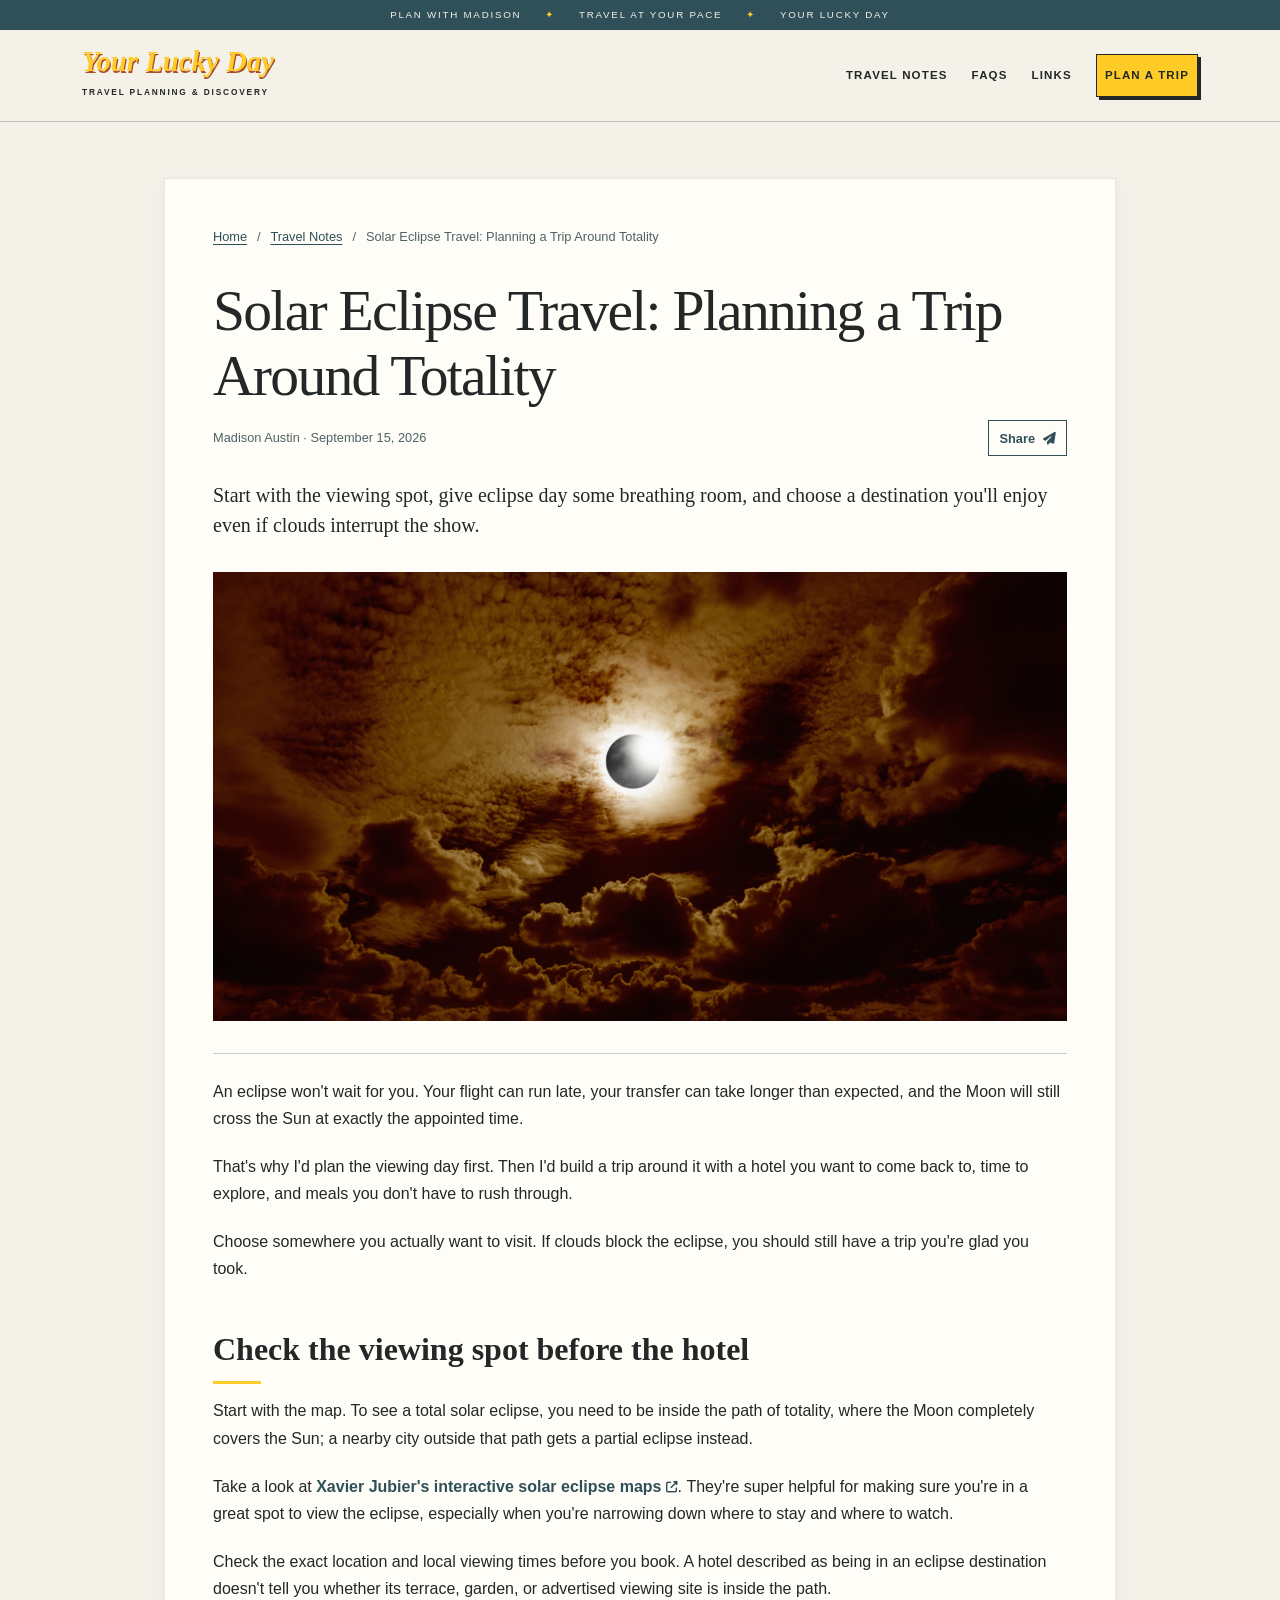
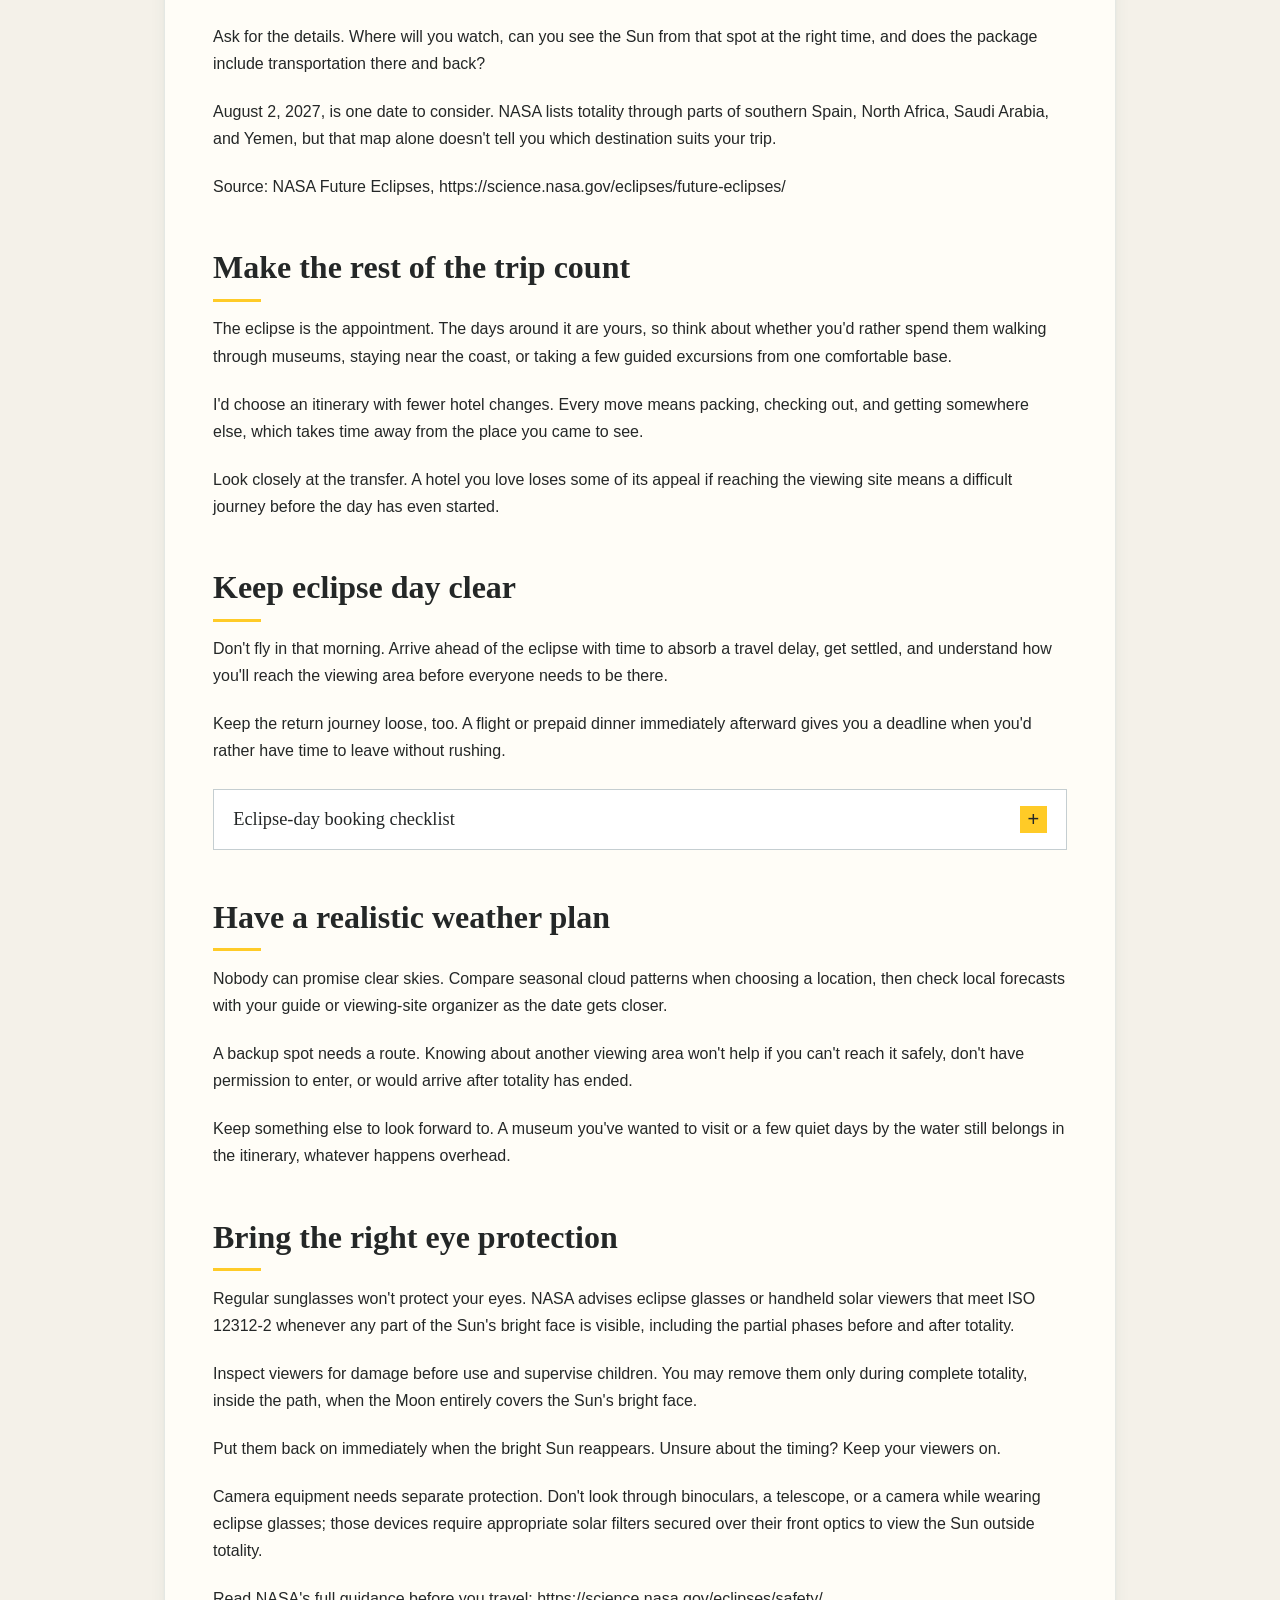
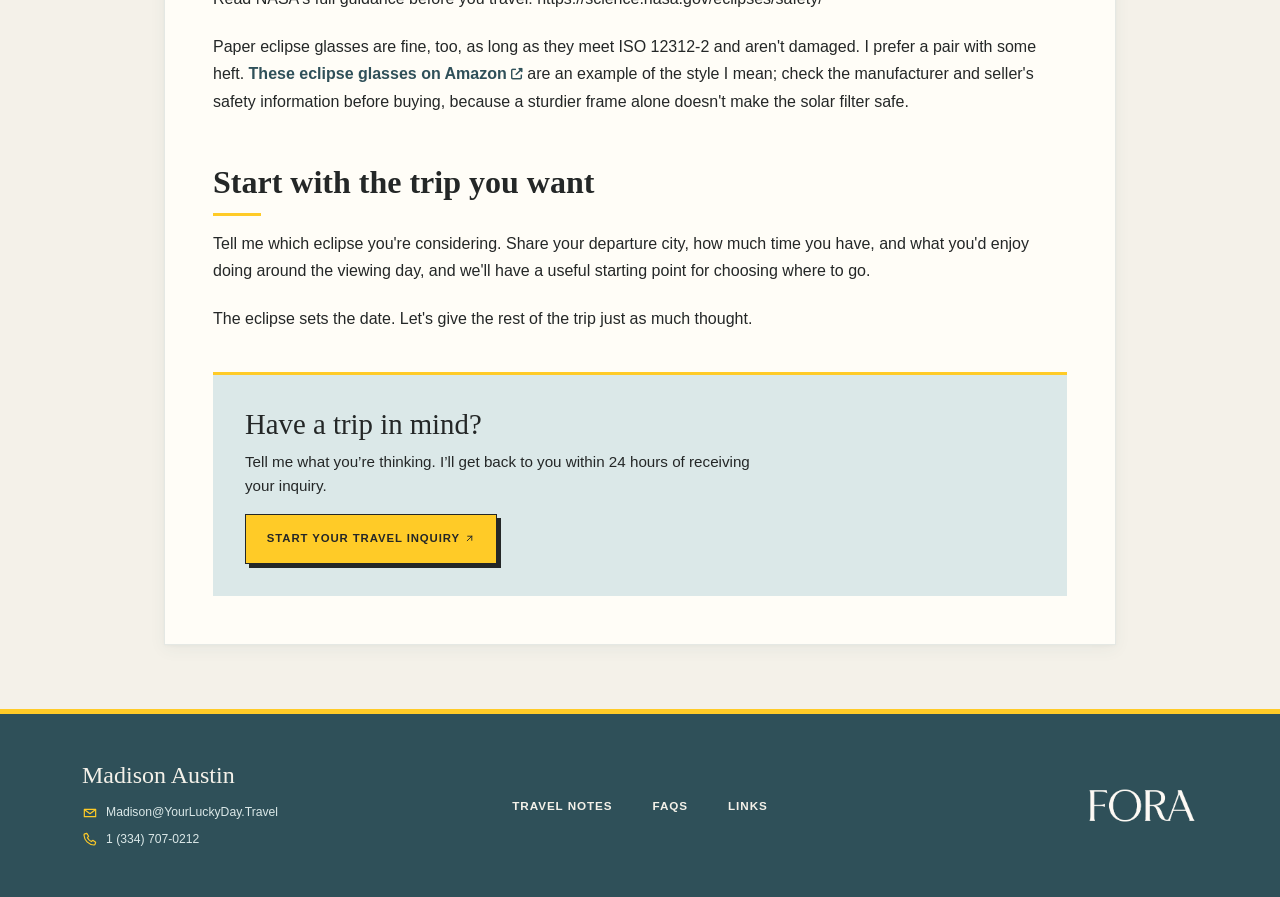
<file: notes/note/solar-eclipse-travel/index.html>
<!doctype html>
<!-- Generated by notes/build.py; edit the source .txt files instead. -->
<html lang="en">
  <head>
    <!-- Google tag (gtag.js) — production only -->
    <script>
      if (['yourluckyday.travel', 'www.yourluckyday.travel'].includes(window.location.hostname)) {
        window.dataLayer = window.dataLayer || [];
        function gtag(){dataLayer.push(arguments);}
        gtag('js', new Date());
        gtag('config', 'G-4T07M1ET6K');

        const googleTag = document.createElement('script');
        googleTag.async = true;
        googleTag.src = 'https://www.googletagmanager.com/gtag/js?id=G-4T07M1ET6K';
        document.head.appendChild(googleTag);
      }
    </script>
    <meta charset="utf-8">
    <meta name="viewport" content="width=device-width, initial-scale=1">
    <title>Solar Eclipse Travel: Planning a Trip Around Totality | Your Lucky Day</title>
    <meta name="description" content="Start with the viewing spot, give eclipse day some breathing room, and choose a destination you&#x27;ll enjoy even if clouds interrupt the show.">
    <meta name="author" content="Madison Austin">
    <meta name="robots" content="index, follow, max-image-preview:large">
    <link rel="canonical" href="https://yourluckyday.travel/notes/note/solar-eclipse-travel/">

    <meta property="og:type" content="article">
    <meta property="og:locale" content="en_US">
    <meta property="og:site_name" content="Your Lucky Day">
    <meta property="og:url" content="https://yourluckyday.travel/notes/note/solar-eclipse-travel/">
    <meta property="og:title" content="Solar Eclipse Travel: Planning a Trip Around Totality | Your Lucky Day">
    <meta property="og:description" content="Start with the viewing spot, give eclipse day some breathing room, and choose a destination you&#x27;ll enjoy even if clouds interrupt the show.">
    <meta property="og:image" content="https://yourluckyday.travel/notes/images/total-solar-eclipse.png">

    <meta property="og:image:alt" content="A solar eclipse surrounded by glowing light and dramatic amber clouds.">
    <meta name="twitter:image" content="https://yourluckyday.travel/notes/images/total-solar-eclipse.png">
    <meta name="twitter:image:alt" content="A solar eclipse surrounded by glowing light and dramatic amber clouds.">
    <meta name="twitter:card" content="summary_large_image">
    <meta name="twitter:title" content="Solar Eclipse Travel: Planning a Trip Around Totality | Your Lucky Day">
    <meta name="twitter:description" content="Start with the viewing spot, give eclipse day some breathing room, and choose a destination you&#x27;ll enjoy even if clouds interrupt the show.">
    <meta name="theme-color" content="#56818c">

    <link href="https://cdn.jsdelivr.net/npm/bootstrap@5.3.8/dist/css/bootstrap.min.css" rel="stylesheet" integrity="sha384-sRIl4kxILFvY47J16cr9ZwB07vP4J8+LH7qKQnuqkuIAvNWLzeN8tE5YBujZqJLB" crossorigin="anonymous">
    <link href="https://cdnjs.cloudflare.com/ajax/libs/font-awesome/6.7.2/css/all.min.css" rel="stylesheet">
    <link href="/branding/css/colors.css" rel="stylesheet">
    <link rel="stylesheet" href="/notes/notes.css">
    <link rel="icon" href="/branding/assets/favicon.svg?v=2" type="image/svg+xml">
<meta property="article:published_time" content="2026-09-15">
<meta property="article:modified_time" content="2026-09-15">
<script type="application/ld+json">{"@context": "https://schema.org", "@graph": [{"@type": "Article", "@id": "https://yourluckyday.travel/notes/note/solar-eclipse-travel/#article", "mainEntityOfPage": "https://yourluckyday.travel/notes/note/solar-eclipse-travel/", "headline": "Solar Eclipse Travel: Planning a Trip Around Totality", "description": "Start with the viewing spot, give eclipse day some breathing room, and choose a destination you'll enjoy even if clouds interrupt the show.", "inLanguage": "en-US", "author": {"@type": "Person", "name": "Madison Austin", "url": "https://yourluckyday.travel/#about"}, "publisher": {"@type": "Organization", "name": "Your Lucky Day", "url": "https://yourluckyday.travel/"}, "image": "https://yourluckyday.travel/notes/images/total-solar-eclipse.png", "datePublished": "2026-09-15", "dateModified": "2026-09-15"}, {"@type": "BreadcrumbList", "itemListElement": [{"@type": "ListItem", "position": 1, "name": "Home", "item": "https://yourluckyday.travel/"}, {"@type": "ListItem", "position": 2, "name": "Travel Notes", "item": "https://yourluckyday.travel/notes/"}, {"@type": "ListItem", "position": 3, "name": "Solar Eclipse Travel: Planning a Trip Around Totality", "item": "https://yourluckyday.travel/notes/note/solar-eclipse-travel/"}]}]}</script>
<script src="/notes/share.js" defer></script>
  </head>
  <body class="d-flex flex-column min-vh-100">
    <a class="skip-link" href="#notes-main">Skip to content</a>
    <header class="site-header">
        <div class="header-banner">
          <div class="container d-flex flex-wrap justify-content-center align-items-center">
            <span class="header-banner-item">Plan with Madison</span>
            <span class="header-banner-item">Travel at your pace</span>
            <span class="header-banner-item">Your Lucky Day</span>
          </div>
        </div>
      <nav class="navbar navbar-expand-md custom-navbar py-3" aria-label="Main navigation">
        <div class="container">
          <a class="navbar-brand py-0 me-4" href="/" aria-label="Your Lucky Day home">
            <span class="brand-wordmark">Your Lucky Day<span class="brand-descriptor">Travel planning &amp; discovery</span></span>
          </a>
          <button
            class="navbar-toggler"
            type="button"
            data-bs-toggle="collapse"
            data-bs-target="#mainNavigation"
            aria-controls="mainNavigation"
            aria-expanded="false"
            aria-label="Toggle navigation"
          >
            <span class="navbar-toggler-icon"></span>
          </button>
          <div class="collapse navbar-collapse justify-content-end" id="mainNavigation">
            <ul class="navbar-nav align-items-md-center text-center gap-md-1 gap-lg-2">
              <li class="nav-item"><a class="nav-link" href="/notes/">Travel Notes</a></li>
              <li class="nav-item"><a class="nav-link" href="/faq/">FAQs</a></li>
              <li class="nav-item"><a class="nav-link" href="/links/">Links</a></li>
              <li class="nav-item ms-md-2"><a class="nav-link header-contact-link" href="https://secure.foratravel.com/intake/SJvaVFpVIX" target="_blank" rel="noopener noreferrer">Plan a trip</a></li>
            </ul>
          </div>
        </div>
      </nav>
    </header>
    <main id="notes-main" class="notes-main flex-grow-1 w-100">
<article class="note-article" id="article-top"><nav class="note-breadcrumbs" aria-label="Breadcrumb"><a href="/">Home</a> <span aria-hidden="true">/</span> <a href="/notes/">Travel Notes</a> <span aria-hidden="true">/</span> <span aria-current="page">Solar Eclipse Travel: Planning a Trip Around Totality</span></nav><h1 class="note-title">Solar Eclipse Travel: Planning a Trip Around Totality</h1><div class="note-meta-row"><p class="note-meta"><span class="note-author">Madison Austin</span><span class="note-published"><time datetime="2026-09-15">September 15, 2026</time></span></p><div class="note-share"><button type="button" class="note-share-button" hidden>Share <i class="fa-solid fa-paper-plane" aria-hidden="true"></i></button><span class="note-share-status" role="status"></span><div class="note-share-fallback" hidden><label for="article-share-url">Copy this article link:</label><input id="article-share-url" type="url" readonly></div></div></div><p class="note-summary">Start with the viewing spot, give eclipse day some breathing room, and choose a destination you&#x27;ll enjoy even if clouds interrupt the show.</p><img class="note-image" src="/notes/images/total-solar-eclipse.png" alt="A solar eclipse surrounded by glowing light and dramatic amber clouds." decoding="async"><div class="note-body"><p>An eclipse won&#x27;t wait for you. Your flight can run late, your transfer can take longer than expected, and the Moon will still cross the Sun at exactly the appointed time.</p>
<p>That&#x27;s why I&#x27;d plan the viewing day first. Then I&#x27;d build a trip around it with a hotel you want to come back to, time to explore, and meals you don&#x27;t have to rush through.</p>
<p>Choose somewhere you actually want to visit. If clouds block the eclipse, you should still have a trip you&#x27;re glad you took.</p>
<h2 class="fw-bold" id="section-check-the-viewing-spot-before-the-hotel">Check the viewing spot before the hotel</h2>
<p>Start with the map. To see a total solar eclipse, you need to be inside the path of totality, where the Moon completely covers the Sun; a nearby city outside that path gets a partial eclipse instead.</p>
<p>Take a look at <a href="http://xjubier.free.fr/en/site_pages/SolarEclipsesGoogleMaps.html" target="_blank" rel="noopener noreferrer">Xavier Jubier&#x27;s interactive solar eclipse maps</a>. They&#x27;re super helpful for making sure you&#x27;re in a great spot to view the eclipse, especially when you&#x27;re narrowing down where to stay and where to watch.</p>
<p>Check the exact location and local viewing times before you book. A hotel described as being in an eclipse destination doesn&#x27;t tell you whether its terrace, garden, or advertised viewing site is inside the path.</p>
<p>Ask for the details. Where will you watch, can you see the Sun from that spot at the right time, and does the package include transportation there and back?</p>
<p>August 2, 2027, is one date to consider. NASA lists totality through parts of southern Spain, North Africa, Saudi Arabia, and Yemen, but that map alone doesn&#x27;t tell you which destination suits your trip.</p>
<p>Source: NASA Future Eclipses, https://science.nasa.gov/eclipses/future-eclipses/</p>
<h2 class="fw-bold" id="section-make-the-rest-of-the-trip-count">Make the rest of the trip count</h2>
<p>The eclipse is the appointment. The days around it are yours, so think about whether you&#x27;d rather spend them walking through museums, staying near the coast, or taking a few guided excursions from one comfortable base.</p>
<p>I&#x27;d choose an itinerary with fewer hotel changes. Every move means packing, checking out, and getting somewhere else, which takes time away from the place you came to see.</p>
<p>Look closely at the transfer. A hotel you love loses some of its appeal if reaching the viewing site means a difficult journey before the day has even started.</p>
<h2 class="fw-bold" id="section-keep-eclipse-day-clear">Keep eclipse day clear</h2>
<p>Don&#x27;t fly in that morning. Arrive ahead of the eclipse with time to absorb a travel delay, get settled, and understand how you&#x27;ll reach the viewing area before everyone needs to be there.</p>
<p>Keep the return journey loose, too. A flight or prepaid dinner immediately afterward gives you a deadline when you&#x27;d rather have time to leave without rushing.</p>
<details class="note-toggle"><summary>Eclipse-day booking checklist<span class="note-toggle-icon" aria-hidden="true"></span></summary><div class="note-toggle-content"><ul><li>Is transportation to and from the viewing site included?</li><li>Are drinking water, toilets, shade, and seating available?</li><li>Can everyone in your group comfortably reach the viewing area?</li><li>What are the minimum stay and cancellation terms?</li><li>What happens if weather disrupts the viewing plan?</li></ul></div></details>
<h2 class="fw-bold" id="section-have-a-realistic-weather-plan">Have a realistic weather plan</h2>
<p>Nobody can promise clear skies. Compare seasonal cloud patterns when choosing a location, then check local forecasts with your guide or viewing-site organizer as the date gets closer.</p>
<p>A backup spot needs a route. Knowing about another viewing area won&#x27;t help if you can&#x27;t reach it safely, don&#x27;t have permission to enter, or would arrive after totality has ended.</p>
<p>Keep something else to look forward to. A museum you&#x27;ve wanted to visit or a few quiet days by the water still belongs in the itinerary, whatever happens overhead.</p>
<h2 class="fw-bold" id="section-bring-the-right-eye-protection">Bring the right eye protection</h2>
<p>Regular sunglasses won&#x27;t protect your eyes. NASA advises eclipse glasses or handheld solar viewers that meet ISO 12312-2 whenever any part of the Sun&#x27;s bright face is visible, including the partial phases before and after totality.</p>
<p>Inspect viewers for damage before use and supervise children. You may remove them only during complete totality, inside the path, when the Moon entirely covers the Sun&#x27;s bright face.</p>
<p>Put them back on immediately when the bright Sun reappears. Unsure about the timing? Keep your viewers on.</p>
<p>Camera equipment needs separate protection. Don&#x27;t look through binoculars, a telescope, or a camera while wearing eclipse glasses; those devices require appropriate solar filters secured over their front optics to view the Sun outside totality.</p>
<p>Read NASA&#x27;s full guidance before you travel: https://science.nasa.gov/eclipses/safety/</p>
<p>Paper eclipse glasses are fine, too, as long as they meet ISO 12312-2 and aren&#x27;t damaged. I prefer a pair with some heft. <a href="https://a.co/d/02YrGFWJ" target="_blank" rel="noopener noreferrer">These eclipse glasses on Amazon</a> are an example of the style I mean; check the manufacturer and seller&#x27;s safety information before buying, because a sturdier frame alone doesn&#x27;t make the solar filter safe.</p>
<h2 class="fw-bold" id="section-start-with-the-trip-you-want">Start with the trip you want</h2>
<p>Tell me which eclipse you&#x27;re considering. Share your departure city, how much time you have, and what you&#x27;d enjoy doing around the viewing day, and we&#x27;ll have a useful starting point for choosing where to go.</p>
<p>The eclipse sets the date. Let&#x27;s give the rest of the trip just as much thought.</p></div><aside class="note-inquiry" aria-labelledby="note-inquiry-heading"><h2 id="note-inquiry-heading">Have a trip in mind?</h2><p>Tell me what you’re thinking. I’ll get back to you within 24 hours of receiving your inquiry.</p><a class="btn btn-brand-primary" href="https://secure.foratravel.com/intake/SJvaVFpVIX" target="_blank" rel="noopener noreferrer">Start your travel inquiry <span class="arrow-icon" aria-hidden="true"></span></a></aside></article><a class="note-back-to-top" href="#article-top" hidden>Return to top <i class="fa-solid fa-arrow-up" aria-hidden="true"></i></a>
    </main>
    <footer class="site-footer py-5">
      <div class="container">
        <div class="row align-items-center gy-4">
          <div class="col-md-3 text-center text-md-start">
            <address class="footer-contact-details mb-0">
              <p class="footer-contact-name mb-2">Madison Austin</p>
              <a href="mailto:Madison@YourLuckyDay.Travel">
                <svg class="footer-contact-icon" viewBox="0 0 24 24" aria-hidden="true">
                  <path d="M3.5 6.5h17v11h-17z"></path>
                  <path d="m4 7 8 6 8-6"></path>
                </svg>
                <span>Madison@YourLuckyDay.Travel</span>
              </a>
              <a href="tel:+13347070212">
                <svg class="footer-contact-icon" viewBox="0 0 24 24" aria-hidden="true">
                  <path d="M7.2 3.5 10 7.8 8.2 10c1.3 2.6 3.2 4.5 5.8 5.8l2.2-1.8 4.3 2.8-.8 3c-.2.7-.9 1.2-1.7 1.2C9.7 20.5 3.5 14.3 3 6c0-.8.5-1.5 1.2-1.7z"></path>
                </svg>
                <span>1 (334) 707-0212</span>
              </a>
            </address>
          </div>

          <div class="col-md-6">
            <nav aria-label="Footer navigation">
              <ul class="nav justify-content-center align-items-center gap-1 gap-lg-2">
                <li class="nav-item"><a class="nav-link" href="/notes/">Travel Notes</a></li>
                <li class="nav-item"><a class="nav-link" href="/faq/">FAQs</a></li>
              <li class="nav-item"><a class="nav-link" href="/links/">Links</a></li>
              </ul>
            </nav>
          </div>

          <div class="col-md-3 text-center text-md-end">
            <img
              src="/branding/fora/Fora_Logo_Light.png"
              alt="Fora"
              class="footer-fora-logo img-fluid"
            >
          </div>
        </div>
      </div>
    </footer>
    <script
      src="https://cdn.jsdelivr.net/npm/bootstrap@5.3.8/dist/js/bootstrap.bundle.min.js"
      integrity="sha384-FKyoEForCGlyvwx9Hj09JcYn3nv7wiPVlz7YYwJrWVcXK/BmnVDxM+D2scQbITxI"
      crossorigin="anonymous"
    ></script>
  </body>
</html>
</file>
<file: branding/css/colors.css>
/* Your Lucky Day — business-card identity. */
:root {
  --color-ink: #242727;
  --color-paper: #f4f1e9;
  --color-mist: #dbe8e8;
  --color-blue: #a8cbd1;
  --color-mountain: #56818c;
  --color-night: #2f5059;
  --color-gold: #ffcb27;
  --color-rust: #a84e2b;
  --font-display: Georgia, serif;
  --line: rgba(47,80,89,.28);
}
html { scroll-behavior: smooth; scroll-padding-top: 2rem; }
body { background: var(--color-paper); color: var(--color-ink); font-family: Arial, Helvetica, sans-serif; line-height: 1.7; }
h1,h2,h3,h4,h5,h6 { font-family: var(--font-display); font-weight: 400; }
a { color: var(--color-night); text-underline-offset: .25em; }
a:hover { color: var(--color-rust); }
:focus-visible { outline: 3px solid var(--color-rust) !important; outline-offset: 5px; }
::selection { background: var(--color-gold); color: var(--color-ink); }
.skip-link { position: absolute; left: 1rem; top: -6rem; z-index: 20; padding: .6rem 1rem; background: var(--color-gold); }
.skip-link:focus { top: 1rem; }
.header-banner { padding: .42rem; background: var(--color-night); color: var(--color-paper); font-size: .61rem; letter-spacing: .18em; text-transform: uppercase; text-align: center; }
.header-banner-item + .header-banner-item::before { content: '✦'; color: var(--color-gold); margin-inline: 1.5rem; }
.custom-navbar { background: var(--color-paper); border-bottom: 1px solid var(--line); }
.navbar-brand { text-decoration: none; }
.brand-wordmark { display: inline-block; color: var(--color-gold); text-shadow: 1px 2px 0 var(--color-rust); font: italic bold 1.8rem/1.05 var(--font-display); }
.brand-descriptor { display: block; margin-top: .6rem; color: var(--color-ink); text-shadow: none; font: 700 .52rem/1.5 Arial,sans-serif; letter-spacing: .22em; text-transform: uppercase; }
.custom-navbar .nav-link { color: var(--color-ink); font-size: .72rem; font-weight: 700; letter-spacing: .1em; text-transform: uppercase; padding: .65rem .85rem; }
.custom-navbar .nav-link:hover { color: var(--color-rust); }
.custom-navbar .header-contact-link { padding-inline: 1.4rem; background: var(--color-gold); border: 1px solid var(--color-ink); box-shadow: 3px 3px 0 var(--color-ink); }
.custom-navbar .navbar-toggler { border-color: var(--line); }
.page-content { max-width: 1320px; }
.section-eyebrow,.destination-eyebrow { color: var(--color-night); font-size: .7rem; font-weight: 700; letter-spacing: .19em; text-transform: uppercase; }
.hero-section { position: relative; isolation: isolate; background: linear-gradient(90deg,rgba(244,241,233,.48),transparent 68%), var(--color-mist) url('../assets/mountain%20background.jpg') center/cover no-repeat; border: 0; min-height: 640px; }
.hero-copy { position: relative; z-index: 2; width: 100%; max-width: 760px; margin-inline: auto; text-align: center; padding: 4rem 4rem 5rem !important; }
.hero-heading { color: var(--color-gold); font-style: italic; font-weight: 700; font-size: clamp(4rem,7.8vw,7rem); line-height: .9; letter-spacing: -.05em; text-shadow: 3px 4px 0 var(--color-rust); }
.hero-subheading { display: block; margin-top: 1.65rem; color: var(--color-ink); font-size: clamp(1.7rem,3vw,2.7rem); font-weight: 400; line-height: 1.08; letter-spacing: -.025em; text-shadow: none; }
.hero-intro { margin-inline: auto; max-width: 27rem; color: var(--color-ink); font-size: .95rem; line-height: 1.8; }
.btn-brand-primary,.btn-contact { padding: .95rem 1.3rem; background: var(--color-gold); color: var(--color-ink); border: 1px solid var(--color-ink); border-radius: 0; box-shadow: 4px 4px 0 var(--color-ink); font-size: .71rem; font-weight: 700; letter-spacing: .08em; text-transform: uppercase; }
.btn-brand-primary:hover,.btn-contact:hover,.custom-navbar .header-contact-link:hover { background: var(--color-paper); color: var(--color-ink); border-color: var(--color-ink); transform: translateY(-2px); }
.travel-note { display: flex; align-items: center; justify-content: center; gap: 2rem; padding: 1.4rem 2rem; background: var(--color-gold); border: 0; }
.travel-note p { margin: 0; font: italic 1.2rem/1.5 var(--font-display); text-align: center; }
.travel-note cite { white-space: nowrap; font-size: .95rem; }
.about-article { max-width: 62rem; }
.about-heading,.services-heading { font-size: clamp(2.2rem,4.4vw,3.6rem); line-height: 1.12; letter-spacing: -.035em; }
.about-story::after { content: ''; display: block; clear: both; }
.about-photo-wrap { float: left; width: 16rem; max-width: 42%; margin: 0 2.5rem 1.5rem 0; padding: .6rem .6rem 0; background: #fffdf7; border: 1px solid var(--line); box-shadow: 5px 6px 0 var(--color-blue); transform: rotate(-3deg); }
.about-photo { width: 100%; aspect-ratio: 1; object-fit: cover; filter: saturate(.6); }
.about-photo-caption { padding: .65rem; text-align: center; font: italic 1rem var(--font-display); }
.about-lead { font: 1.4rem/1.5 var(--font-display); }
.text-secondary { color: #4f6267 !important; }
.about-promise { clear: both; background: var(--color-mist); border-left: 4px solid var(--color-mountain); }
.about-promise-title { font-size: .7rem; font-weight: 700; letter-spacing: .16em; text-transform: uppercase; color: var(--color-night); }
.about-promise-text { font: 1.1rem/1.7 var(--font-display); }
.services-section { border-top: 1px solid var(--line); }
.services-intro { max-width: 47rem; }
.services-lead { color: #4f6267; }
.service-card { display: flex; flex-direction: column; position: relative; background: #fbf9f2; border: 1px solid var(--line); box-shadow: 5px 5px 0 var(--color-mist); }
.service-card-gold { border-top: 5px solid var(--color-gold); }
.service-card-blue { border-top: 5px solid var(--color-mountain); }
.service-card-mist { border-top: 5px solid var(--color-blue); }
.service-number { font: italic 2.5rem var(--font-display); color: var(--color-mountain); }
.service-title { font-size: 1.8rem; line-height: 1.15; }
.service-description { color: #4f6267; font-size: .95rem; }
.service-list { margin-top: auto; padding-top: 1rem; border-top: 1px dashed var(--line); }
.service-list li { margin-top: .5rem; font-size: .8rem; }
.arrow-icon, .service-list li::before { display: inline-block; width: 1em; height: 1em; background-color: currentColor; -webkit-mask: url('../assets/arrow-svg.svg') center / contain no-repeat; mask: url('../assets/arrow-svg.svg') center / contain no-repeat; vertical-align: -.12em; }
.arrow-icon-right { transform: rotate(45deg); }
.service-list li::before { content: ''; margin-right: .6rem; color: var(--color-rust); }
.services-link,.links-home { font-size: .75rem; letter-spacing: .1em; font-weight: 700; text-transform: uppercase; text-decoration-color: var(--color-rust); }
.destination-showcase { position: relative; isolation: isolate; overflow: hidden; margin-top: 0; background: var(--color-mist); border-block: 1px solid var(--line); }
.destination-heading { font-size: clamp(2rem,4vw,3.2rem); line-height: 1.1; }
.destination-card { background: #fbf9f2; border: 1px solid var(--line); padding: .45rem; }
.destination-image { display: block; width: 100%; height: 11rem; object-fit: cover; filter: saturate(.72); }
.destination-card-body { padding: 1rem .3rem .8rem; }
.destination-icon { color: var(--color-night); font-size: 1.5rem; }
.destination-card h3 { font: bold .69rem/1.5 Arial,sans-serif; letter-spacing: .05em; text-transform: uppercase; margin: .3rem 0; }
.destination-card p { font-size: .76rem; margin: 0; }
.contact-section { position: relative; background: var(--color-night); border: 1px solid var(--color-ink); outline: 1px solid var(--color-blue); outline-offset: -13px; }
.contact-content { max-width: 46rem; padding-block: 2rem; }
.contact-section .section-eyebrow { color: var(--color-gold); }
.contact-heading { color: var(--color-paper); font-size: clamp(2.4rem,5vw,4rem); line-height: 1.1; }
.contact-intro { max-width: 38rem; color: var(--color-mist); }
.contact-glow { display: none; }
.site-footer { background: var(--color-night); border-top: 5px solid var(--color-gold); }
.site-footer .nav-link { color: var(--color-paper); font-size: .73rem; font-weight: 700; text-transform: uppercase; letter-spacing: .08em; }
.site-footer a:hover { color: var(--color-gold); }
.footer-contact-details { display: flex; flex-direction: column; gap: .35rem; align-items: flex-start; font-style: normal; }
.footer-contact-name { color: var(--color-paper); font: 1.5rem var(--font-display); }
.footer-contact-details a { display: inline-flex; align-items: center; gap: .5rem; color: var(--color-mist); font-size: .76rem; text-decoration: none; }
.footer-contact-icon { width: 1rem; height: 1rem; fill: none; stroke: var(--color-gold); stroke-width: 1.75; stroke-linecap: round; stroke-linejoin: round; }
.footer-fora-logo { width: 7rem; }
.links-page { background: var(--color-mist) url('../assets/mountain%20background.jpg') center/cover fixed; }
.links-main { display: grid; place-items: center; min-height: 100vh; padding: 3rem 1rem; }
.links-card { position: relative; width: min(100%,37rem); padding: clamp(1.6rem,6vw,3.5rem); background: rgba(244,241,233,.97); border: 1px solid var(--color-night); outline: 1px solid var(--line); outline-offset: -12px; box-shadow: 9px 9px 0 rgba(47,80,89,.22); text-align: center; }
.links-logo { font-size: clamp(2.3rem,7vw,3.2rem); }
.links-logo .brand-descriptor { font-size: .62rem; }
.links-heading { font-size: clamp(2rem,6vw,2.8rem); line-height: 1.1; }
.links-intro { color: #4f6267; font-size: .95rem; }
.link-tree { display: grid; gap: .85rem; }
.link-tree-item { display: flex; align-items: center; padding: .9rem 1rem; min-height: 4.2rem; color: var(--color-ink); background: #fbf9f2; border: 1px solid var(--line); font-size: .72rem; font-weight: 700; letter-spacing: .06em; text-transform: uppercase; text-decoration: none; }
.link-tree-item:first-child { background: var(--color-gold); border-color: var(--color-ink); box-shadow: 3px 3px 0 var(--color-ink); }
.link-tree-item:hover { background: var(--color-mist); color: var(--color-ink); }
.link-tree-item:first-child:hover { background: var(--color-paper); color: var(--color-ink); border-color: var(--color-ink); transform: translateY(-2px); }
.link-tree-icon { display: grid; place-items: center; flex: 0 0 2rem; height: 2rem; margin-right: .6rem; font: 1.3rem var(--font-display); }
.link-tree-label { flex: 1; }
.link-tree-arrow { margin-left: .6rem; font-size: 1.2rem; }
@media (max-width: 991.98px) {
 .hero-copy { position: relative; z-index: 2; width: 100%; padding: 3rem !important; }
 .hero-section { min-height: 610px; background-position: 56% center; }
}
@media (max-width: 767.98px) {
 .header-banner { font-size: .48rem; letter-spacing: .08em; }
 .header-banner-item + .header-banner-item::before { margin-inline: .55rem; }
 .custom-navbar .navbar-nav { padding-top: 1rem; }
 .custom-navbar .header-contact-link { margin: .5rem 0; }

 .hero-section { min-height: 0; background-image: url('../assets/mountain%20background.jpg'); background-position: 70% bottom; background-size: auto 660px; background-color: #f0eee5; }
 .hero-copy { position: relative; z-index: 2; width: 100%; max-width: none; padding: 3rem 1.8rem 7rem !important; background: linear-gradient(to bottom,#f4f1e9 0%,rgba(244,241,233,.96) 48%,rgba(244,241,233,0) 76%); }
 .hero-heading { font-size: clamp(3rem,13vw,5.6rem); }
 .hero-subheading { font-size: 2rem; }
 .hero-intro { max-width: 29rem; }
 .hero-copy .btn { align-self: center; }
 .travel-note { gap: .6rem; padding: 1.2rem .8rem; }
 .travel-note p { font-size: 1rem; }
 .travel-note cite { display: block; }
 .about-section { padding-inline: .8rem; }
 .about-photo-wrap { float: none; width: 15rem; max-width: 85%; margin: 0 auto 2rem; }
 .about-heading { text-align: center; }
 .footer-contact-details { align-items: center; }
}
@media (prefers-reduced-motion: reduce) { html { scroll-behavior: auto; } *,*::before,*::after { transition: none !important; } }

/* Supplied Canva artwork: separate layers keep the collage responsive. */
.hero-art { position: absolute; inset: 0; z-index: 1; pointer-events: none; }
.hero-art img { position: absolute; height: auto; object-fit: contain; }
.hero-plane { width: 12%; left: 8%; top: 4%; transform: rotate(-12deg); }
.hero-balloon { width: 5%; right: 3%; top: 29%; }
.links-clover { position: absolute; right: -.35rem; bottom: -1.5rem; width: clamp(3.5rem,10vw,5rem); height: auto; object-fit: contain; display: block; margin: 0; transform: rotate(-14deg); pointer-events: none; }
@media (max-width: 767.98px) {
 .hero-plane { width: 20%; right: auto; left: 6%; top: auto; bottom: 1rem; }
 .hero-balloon { width: 9%; right: 6%; top: auto; bottom: 2rem; }
}

@media (prefers-reduced-motion: no-preference) {
 .hero-plane, .links-plane { animation: plane-drift 9s ease-in-out infinite; }
 .hero-balloon, .links-balloon { animation: balloon-float 11s ease-in-out infinite; }
}
@keyframes plane-drift {
 0%, 100% { transform: translate(0, 0) rotate(-12deg); }
 50% { transform: translate(12px, -8px) rotate(-9deg); }
}
@keyframes balloon-float {
 0%, 100% { transform: translate(0, 0) rotate(-2deg); }
 50% { transform: translate(-5px, -12px) rotate(2deg); }
}

.links-travel-art { position: fixed; inset: 0; pointer-events: none; }
.links-travel-art img { position: absolute; height: auto; object-fit: contain; }
.links-plane { width: clamp(3.5rem,12vw,11rem); left: max(.75rem,calc((100% - 37rem) / 4 - 5rem)); top: 15%; transform: rotate(-12deg); }
.links-balloon { width: clamp(2.5rem,6vw,5rem); right: max(.75rem,calc((100% - 37rem) / 4 - 2rem)); top: 45%; }
@media (max-width: 767.98px) { .links-travel-art { display: none; } }

.destination-art { position: absolute; inset: 0; z-index: -1; pointer-events: none; }
.destination-art img { position: absolute; height: auto; object-fit: contain; }
.destination-hand { width: 9rem; left: .5rem; bottom: .5rem; transform: scaleX(-1) rotate(-10deg); transform-origin: 50% 80%; }
.destination-paper-plane { width: 8rem; left: 12rem; bottom: 5rem; transform: rotate(-8deg); }
.destination-showcase { padding-bottom: 12rem !important; }
.destination-heading { max-width: 75%; margin-inline: auto; }
@media (max-width: 767.98px) {
 .destination-showcase { padding-top: 3rem !important; padding-bottom: 10rem !important; }
 .destination-heading { max-width: 100%; }
 .destination-hand { width: 7rem; left: .25rem; bottom: .5rem; }
 .destination-paper-plane { width: 6rem; left: 9rem; bottom: 4rem; }
}

@media (prefers-reduced-motion: no-preference) {
 .destination-hand { animation: hand-release 7s ease-in-out infinite; }
 .destination-paper-plane { animation: paper-plane-glide 7s ease-in-out infinite; }
}
@keyframes hand-release {
 0%, 100% { transform: translateY(0) scaleX(-1) rotate(-10deg); }
 50% { transform: translateY(-3px) scaleX(-1) rotate(-12deg); }
}
@keyframes paper-plane-glide {
 0%, 100% { transform: translate(0, 0) rotate(-8deg); }
 50% { transform: translate(18px, -12px) rotate(-11deg); }
}

.contact-camera { transform: scaleX(-1); position: absolute; right: 1rem; bottom: -.5rem; width: clamp(6rem,12vw,10rem); height: auto; pointer-events: none; }
@media (max-width: 991.98px) {
 .contact-section { padding-bottom: 8rem !important; }
 .contact-camera { width: 6rem; right: .75rem; }
}

/* FAQ page shares the site's paper, mountain, and golden-yellow identity. */
.custom-navbar .nav-link[aria-current="page"] { text-decoration: underline; text-decoration-color: var(--color-rust); text-underline-offset: .4rem; }
.faq-hero { position: relative; overflow: hidden; padding: 4rem 1rem; background: linear-gradient(rgba(244,241,233,.5),rgba(219,232,232,.7)), url('../assets/mountain%20background.jpg') center 40%/cover; }
.faq-hero h1 { font-size: clamp(2.8rem,5.5vw,4.8rem); line-height: 1.05; letter-spacing: -.04em; }
.faq-hero h1 em { color: var(--color-gold); text-shadow: 2px 3px var(--color-rust); font-weight: bold; }
.faq-hero-intro { max-width: 30rem; margin: 1.5rem auto 0; }
.faq-paper-plane { position: absolute; width: clamp(3rem,9vw,8rem); right: 4%; bottom: 2rem; pointer-events: none; }
.faq-content { max-width: 850px; }
.faq-content h2 { font-size: clamp(1.8rem,4vw,2.6rem); line-height: 1.15; }
.faq-list { border-top: 1px solid var(--line); }
.faq-item { background: #fbf9f2; border: 1px solid var(--line); border-top: 0; }
.faq-item summary { display: flex; justify-content: space-between; align-items: center; gap: 1rem; padding: 1.4rem 1.5rem; cursor: pointer; list-style: none; font: 1.2rem/1.4 var(--font-display); }
.faq-item summary::-webkit-details-marker { display: none; }
.faq-item summary:hover, .faq-item[open] summary { background: var(--color-mist); }
.faq-toggle { display: grid; place-items: center; flex: 0 0 1.8rem; height: 1.8rem; background: var(--color-gold); color: var(--color-ink); font: 1.3rem/1 Arial,sans-serif; }
.faq-toggle::before { content: '+'; }
.faq-item[open] .faq-toggle::before { content: '−'; }
.faq-answer { padding: 1.25rem 1.5rem 1.5rem; color: #40575e; overflow-wrap: anywhere; }
.faq-answer p { margin: 0; }
.faq-contact { background: var(--color-mist); border-top: 4px solid var(--color-gold); }
@media (max-width: 767.98px) {
 .faq-hero { padding: 3rem 1rem 5rem; }
 .faq-paper-plane { bottom: 1rem; width: 4rem; }
 .faq-item summary { padding: 1.1rem; font-size: 1.1rem; }
 .faq-answer { padding: 1.1rem; }
}
</file>
<file: notes/notes.css>
.notes-main { max-width: 1000px; min-height: 45vh; margin: auto; padding: 3.5rem 1.5rem 4rem; line-height: 1.6; }
.notes-intro { max-width: 40rem; margin-bottom: 1.5rem; }
.notes-intro h1 { font-size: clamp(2.5rem, 6vw, 4.5rem); line-height: 1.1; letter-spacing: -.035em; }
.notes-controls { display: flex; align-items: end; justify-content: space-between; gap: 1rem 1.5rem; margin-bottom: 1rem; padding: 1.25rem; background: var(--color-mist); border: 1px solid var(--line); }
.notes-search-group { flex: 1 1 24rem; }
.notes-search-group label, .notes-sort-group > span { display: block; margin-bottom: .45rem; color: var(--color-night); font-size: .7rem; font-weight: 700; letter-spacing: .1em; text-transform: uppercase; }
.notes-search-row { display: flex; gap: .5rem; }
.notes-search-row input { width: 100%; height: 44px; padding: .65rem .8rem; background: #fffdf7; color: var(--color-ink); border: 1px solid var(--color-night); border-radius: 0; }
.notes-search-row input:focus-visible { outline: 0 !important; border-color: var(--color-rust); box-shadow: inset 0 0 0 1px var(--color-rust); }
.notes-search-row input::placeholder { color: #65767a; }
.notes-controls button { height: 44px; padding: .6rem .85rem; background: #fffdf7; color: var(--color-ink); border: 1px solid var(--color-night); border-radius: 0; font-size: .72rem; font-weight: 700; letter-spacing: .05em; text-transform: uppercase; }
.notes-controls button:hover { background: var(--color-gold); }
.notes-sort-group { flex: 0 0 auto; }
.notes-sort-group .sort.asc, .notes-sort-group .sort.desc { background: var(--color-gold); box-shadow: 2px 2px 0 var(--color-ink); }
.notes-sort-group .sort.asc::after { content: ' ↑'; }
.notes-sort-group .sort.desc::after { content: ' ↓'; }
.notes-results { min-height: 1.5rem; margin: 0 0 .75rem; color: #4f6267; font-size: .82rem; }
.notes-empty { margin: 1.5rem 0 0; padding: 1.5rem; background: #fffdf7; border: 1px solid var(--line); text-align: center; }
.note-title { font-size: clamp(2.15rem, 4.75vw, 3.6rem); line-height: 1.12; letter-spacing: -.03em; }
.notes-grid { display: grid; grid-template-columns: 1fr; gap: 1.5rem; }
.note-card, .note-article { overflow-wrap: anywhere; background: #fffdf7; border: 1px solid rgba(47,80,89,.12); box-shadow: 0 4px 16px rgba(47,80,89,.06), 0 1px 3px rgba(47,80,89,.03); }
.note-card { padding: 1.8rem; }
.note-card h2 { font-size: 1.8rem; line-height: 1.2; overflow-wrap: anywhere; }
.note-card-title { font-weight: 700; text-decoration: none; }
.note-card-summary { line-height: 1.6; }
.note-card-meta-row { display: flex; align-items: center; justify-content: space-between; gap: 1rem; }
.note-card .note-author, .note-card .note-published { display: block; line-height: 1.25; }
.note-card .note-published { margin-top: .05rem; }
.note-card .note-published::before { content: none; }
.note-card-share-button { display: grid; place-items: center; flex: 0 0 36px; width: 36px; height: 36px; padding: 0; background: transparent; color: var(--color-night); border: 0; }
.note-card-share-button:hover, .note-card-share-button:focus-visible, .note-card-share-button.is-copied { background: transparent; color: var(--color-rust); }
.note-card-share-button:disabled { opacity: .6; }
.note-meta { color: #4f6267; font-size: .8rem; margin: 1rem 0; }
.note-published::before, .note-updated::before { content: ' · '; }
.note-article { width: 100%; padding: clamp(1.25rem, 4vw, 3rem); }
.note-back { display: inline-block; margin-bottom: 2rem; font-size: .85rem; }
.note-summary { font: 1.25rem/1.5 var(--font-display); margin: 1.5rem 0 2rem; }
.note-image { display: block; width: 100%; height: auto; margin: 0 0 2rem; }
.note-toc { margin: 0 0 2rem; padding: 1.25rem 1.5rem; background: var(--color-mist); border-top: 3px solid var(--color-gold); }
.note-toc h2 { margin: 0 0 .75rem; font-size: 1.35rem; }
.note-toc ol { margin: 0; padding-left: 1.25rem; }
.note-toc li + li { margin-top: .4rem; }
.note-toc a { color: var(--color-night); font-weight: 700; text-decoration: none; }
.note-toc a:hover, .note-toc a:focus-visible { color: var(--color-rust); }
.note-body { border-top: 1px solid var(--line); padding-top: 1.5rem; }
.note-body h1, .note-body h2, .note-body h3, .note-body h4, .note-body h5, .note-body h6 { scroll-margin-top: 1.5rem; margin: 2rem 0 1rem; line-height: 1.2; }
.note-body h1 { font-size: 2.1rem; }
.note-body h2 { margin: 3rem 0 .85rem; font-size: 2rem; }
.note-body h2::after { content: ''; display: block; width: 3rem; height: 3px; margin-top: .75rem; background: var(--color-gold); }
.note-body h3 { margin: 2.25rem 0 .65rem; font-size: 1.35rem; }
.note-body h4 { margin: 1.5rem 0 .3rem; font-size: 1rem; line-height: 1.3; }
.note-body h5 { font-size: 1.1rem; }
.note-body h6 { font-size: .95rem; letter-spacing: .04em; text-transform: uppercase; }
.note-body p, .note-body ul { margin-bottom: 1.3rem; line-height: 1.7; }
.note-body em { font-style: italic; }
.note-body a { color: var(--color-night); font-weight: 700; text-decoration: none; }
.note-body a::after { content: '\f35d'; margin-left: .35em; font-family: 'Font Awesome 6 Free'; font-size: .72em; font-weight: 900; vertical-align: .08em; }
.note-body a:hover, .note-body a:focus-visible { color: var(--color-rust); }
.note-toggle { margin: 1.5rem 0; border: 1px solid var(--line); background: #fff; }
.note-toggle summary { display: flex; align-items: center; justify-content: space-between; gap: 1rem; padding: 1rem 1.2rem; cursor: pointer; list-style: none; font: 1.15rem/1.35 var(--font-display); }
.note-toggle summary::-webkit-details-marker { display: none; }
.note-toggle summary:hover, .note-toggle[open] summary { background: var(--color-mist); }
.note-toggle-icon { display: grid; place-items: center; flex: 0 0 1.7rem; height: 1.7rem; background: var(--color-gold); color: var(--color-ink); font: 1.25rem/1 Arial, sans-serif; }
.note-toggle-icon::before { content: '+'; }
.note-toggle[open] .note-toggle-icon::before { content: '−'; }
.note-toggle-content { padding: 1.2rem; border-top: 1px solid var(--line); }
.note-toggle-content > :last-child { margin-bottom: 0; }
.note-panel { margin: 1.35rem 0; padding: 1.2rem 1.35rem; background: #fff; border-left: 3px solid var(--color-gold); box-shadow: 0 4px 16px rgba(47,80,89,.06), 0 1px 3px rgba(47,80,89,.03); }
.note-body .note-panel-title { margin: 0 0 .4rem; font-size: 1rem; line-height: 1.3; }
.note-panel-content h4 { font-family: Arial, Helvetica, sans-serif; font-weight: 700; }
.note-panel-content > h4:first-child { margin-top: 0; }
.note-panel-content p, .note-panel-content ul { line-height: 1.7; }
.note-panel-content > :last-child { margin-bottom: 0; }
.note-carousel { margin: 1.75rem 0; background: var(--color-mist); border: 1px solid var(--line); }
.note-carousel-stage { position: relative; overflow: hidden; }
.note-carousel-viewport { display: flex; overflow-x: auto; scroll-snap-type: x mandatory; scrollbar-width: none; }
.note-carousel-viewport::-webkit-scrollbar { display: none; }
.note-carousel-slide { position: relative; flex: 0 0 100%; min-width: 0; margin: 0; scroll-snap-align: start; }
.note-carousel-slide img { display: block; width: 100%; height: auto; }
.note-carousel-slide figcaption { position: absolute; right: 0; bottom: 0; left: 0; padding: 2rem 1rem .7rem; background: linear-gradient(transparent, rgba(0,0,0,.78)); color: #fff; font-size: .88rem; line-height: 1.45; }
.note-carousel-previous, .note-carousel-next { position: absolute; top: 50%; z-index: 1; width: 2rem; height: 2rem; padding: 0; background: transparent; color: #fff; border: 0; font-size: 1.15rem; line-height: 1; text-shadow: 0 1px 4px rgba(0,0,0,.8); transform: translateY(-50%); }
.note-carousel-previous { left: .65rem; }
.note-carousel-next { right: .65rem; }
.note-carousel-previous:hover, .note-carousel-next:hover { color: var(--color-gold); }
.note-carousel-previous:focus-visible, .note-carousel-next:focus-visible { outline: 2px solid var(--color-gold); outline-offset: 2px; }
.note-carousel-dots { position: absolute; right: 0; bottom: 2.25rem; left: 0; z-index: 1; display: flex; justify-content: center; gap: .4rem; }
.note-carousel-dot { width: .55rem; height: .55rem; padding: 0; background: rgba(255,253,247,.78); border: 1px solid rgba(47,80,89,.7); border-radius: 50%; }
.note-carousel-dot[aria-current="true"] { background: var(--color-gold); }
@media (max-width: 600px) {
 .notes-main { padding-top: 2.5rem; }
 .notes-controls { align-items: stretch; flex-direction: column; }
 .notes-search-group, .notes-sort-group { flex: 1 1 auto; width: 100%; }
 .notes-sort-group .sort { width: 100%; }
 .note-meta .note-published, .note-meta .note-updated { display: block; margin-top: .05rem; line-height: 1.25; }
 .note-meta .note-published::before, .note-meta .note-updated::before { content: none; }
}

.note-breadcrumbs { margin-bottom: 2rem; font-size: .8rem; color: #4f6267; }
.note-breadcrumbs span[aria-hidden] { margin-inline: .4rem; }
.note-share-button { padding: .55rem .9rem; min-height: 44px; background: transparent; border: 1px solid var(--color-night); color: var(--color-night); font: 700 .8rem Arial, sans-serif; }
.note-meta-row { display: flex; align-items: center; justify-content: space-between; flex-wrap: nowrap; gap: .5rem 1rem; margin: .75rem 0; }
.note-meta-row .note-meta { margin: 0; flex: 0 1 auto; }
.note-meta-row .note-share { margin-left: auto; text-align: right; max-width: 100%; }
.note-meta-row .note-share-button { padding: .35rem .65rem; min-height: 36px; white-space: nowrap; }
.note-share-button .fa-paper-plane { margin-left: .25rem; }
.note-share-status:empty { display: none; }
.note-share-button:hover { background: var(--color-mist); }
.note-share-button:disabled { opacity: .6; }
.note-share-status { margin-left: .75rem; font-size: .8rem; color: var(--color-night); }
.note-share-fallback { margin-top: .75rem; }
.note-share-fallback label { display: block; font-size: .85rem; }
.note-share-fallback input { width: 100%; padding: .5rem; border: 1px solid var(--line); background: white; color: var(--color-ink); }
.note-inquiry { margin-top: 2.5rem; padding: clamp(1.25rem, 4vw, 2rem); border-top: 3px solid var(--color-gold); background: var(--color-mist); }
.note-inquiry h2 { font-size: 1.8rem; }
.note-inquiry p { max-width: 32rem; font-size: .95rem; line-height: 1.6; }
.note-back-to-top { position: fixed; right: max(1rem, env(safe-area-inset-right)); bottom: max(1rem, env(safe-area-inset-bottom)); z-index: 10; display: inline-flex; align-items: center; gap: .55rem; padding: .75rem 1rem; background: var(--color-gold); color: var(--color-ink); border: 1px solid var(--color-ink); box-shadow: 3px 3px 0 var(--color-ink); font-size: .7rem; font-weight: 700; letter-spacing: .07em; text-decoration: none; text-transform: uppercase; opacity: 0; visibility: hidden; transform: translateY(.75rem); pointer-events: none; transition: opacity .2s ease, visibility .2s ease, transform .2s ease, background-color .2s ease; }
.note-back-to-top.is-visible { opacity: 1; visibility: visible; transform: translateY(0); pointer-events: auto; }
.note-back-to-top:hover { background: var(--color-paper); color: var(--color-ink); transform: translateY(-2px); }
.note-back-to-top .fa-arrow-up { font-size: .8rem; }
@media (prefers-reduced-motion: no-preference) {
 html { scroll-behavior: smooth; }
}
</file>
